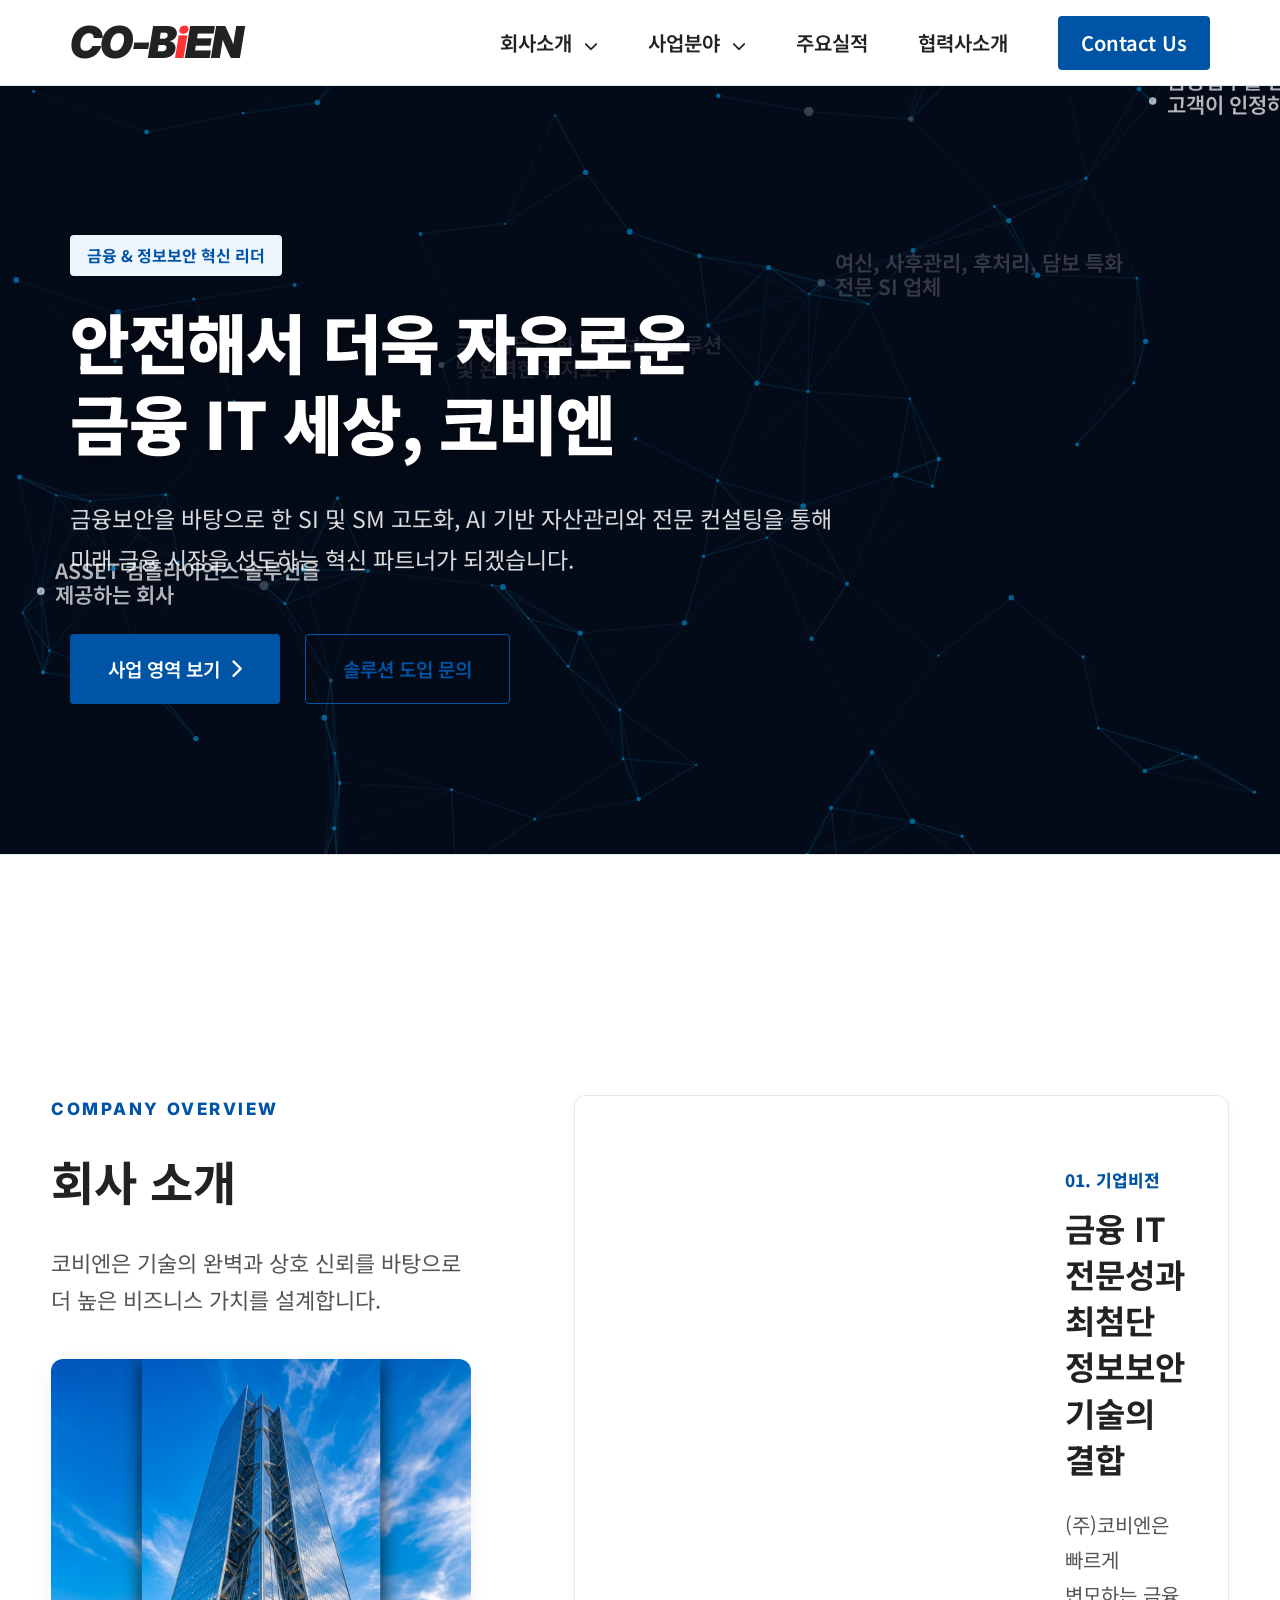
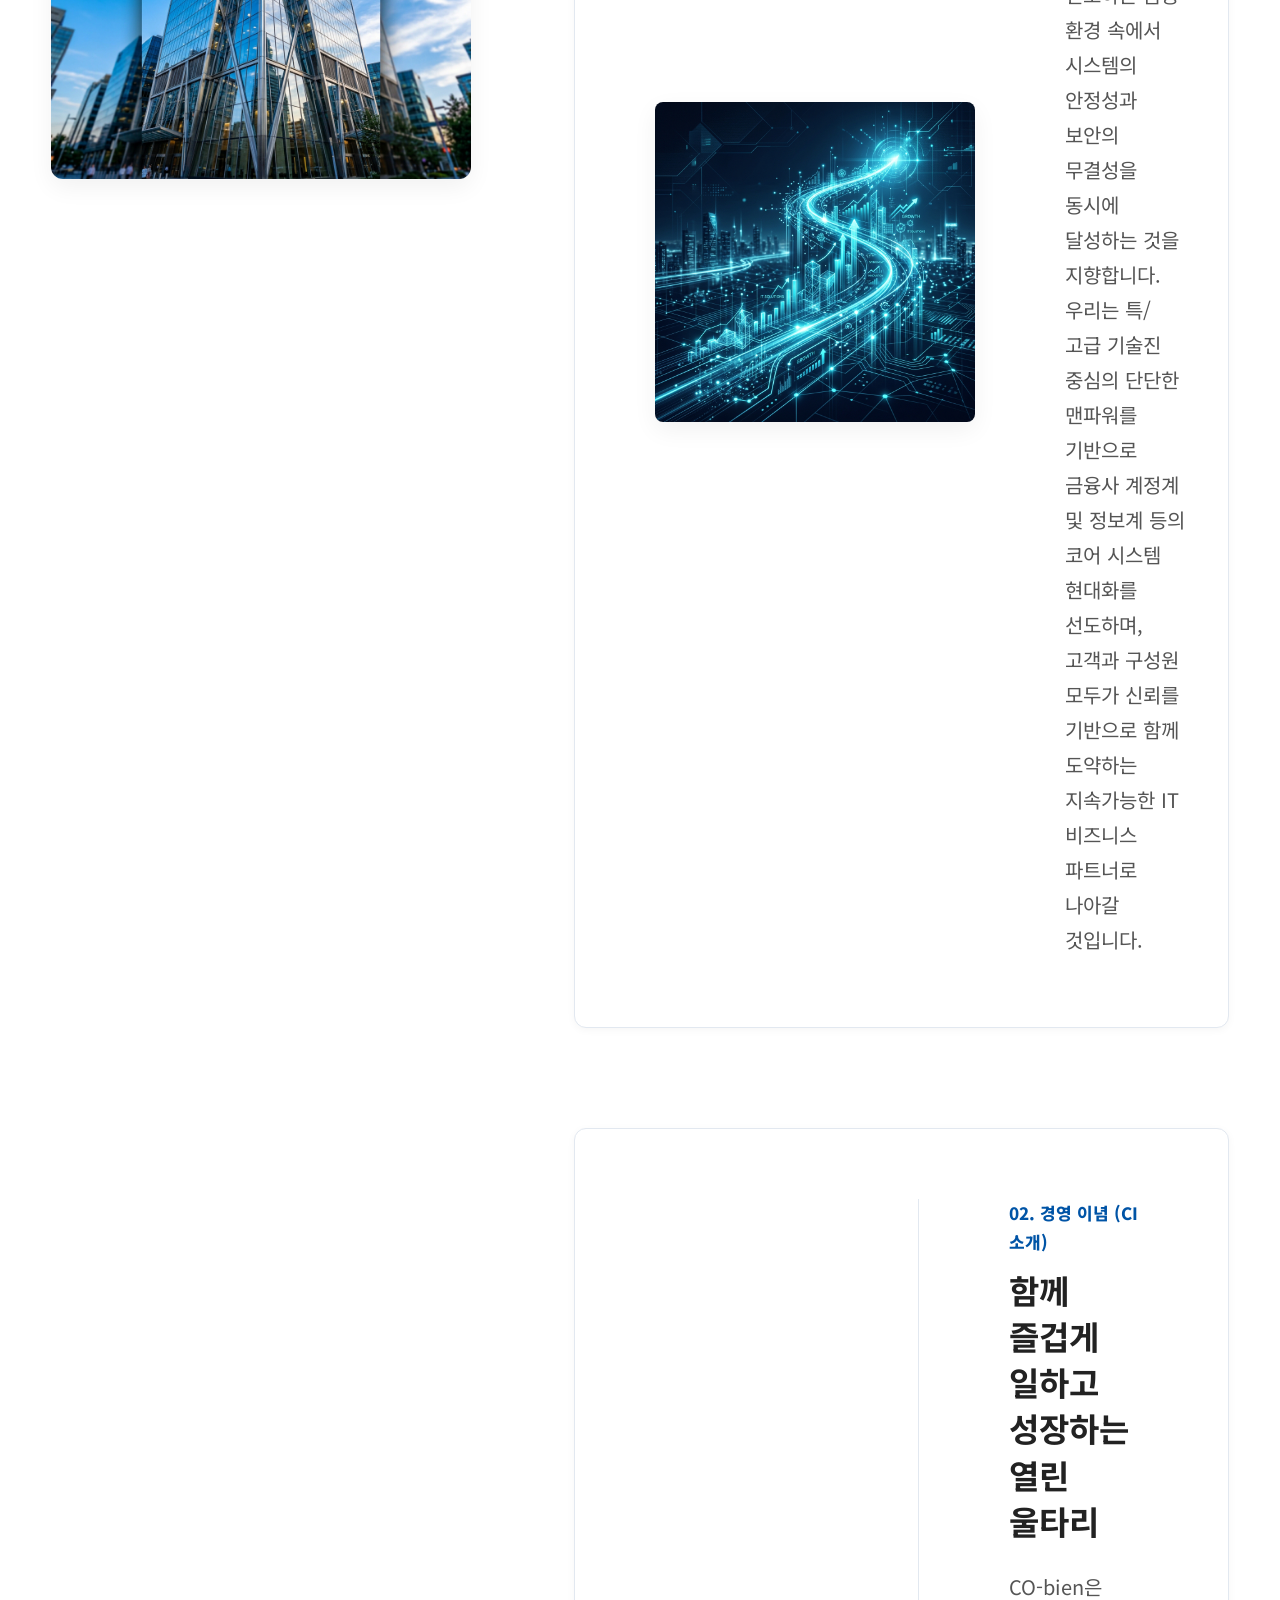
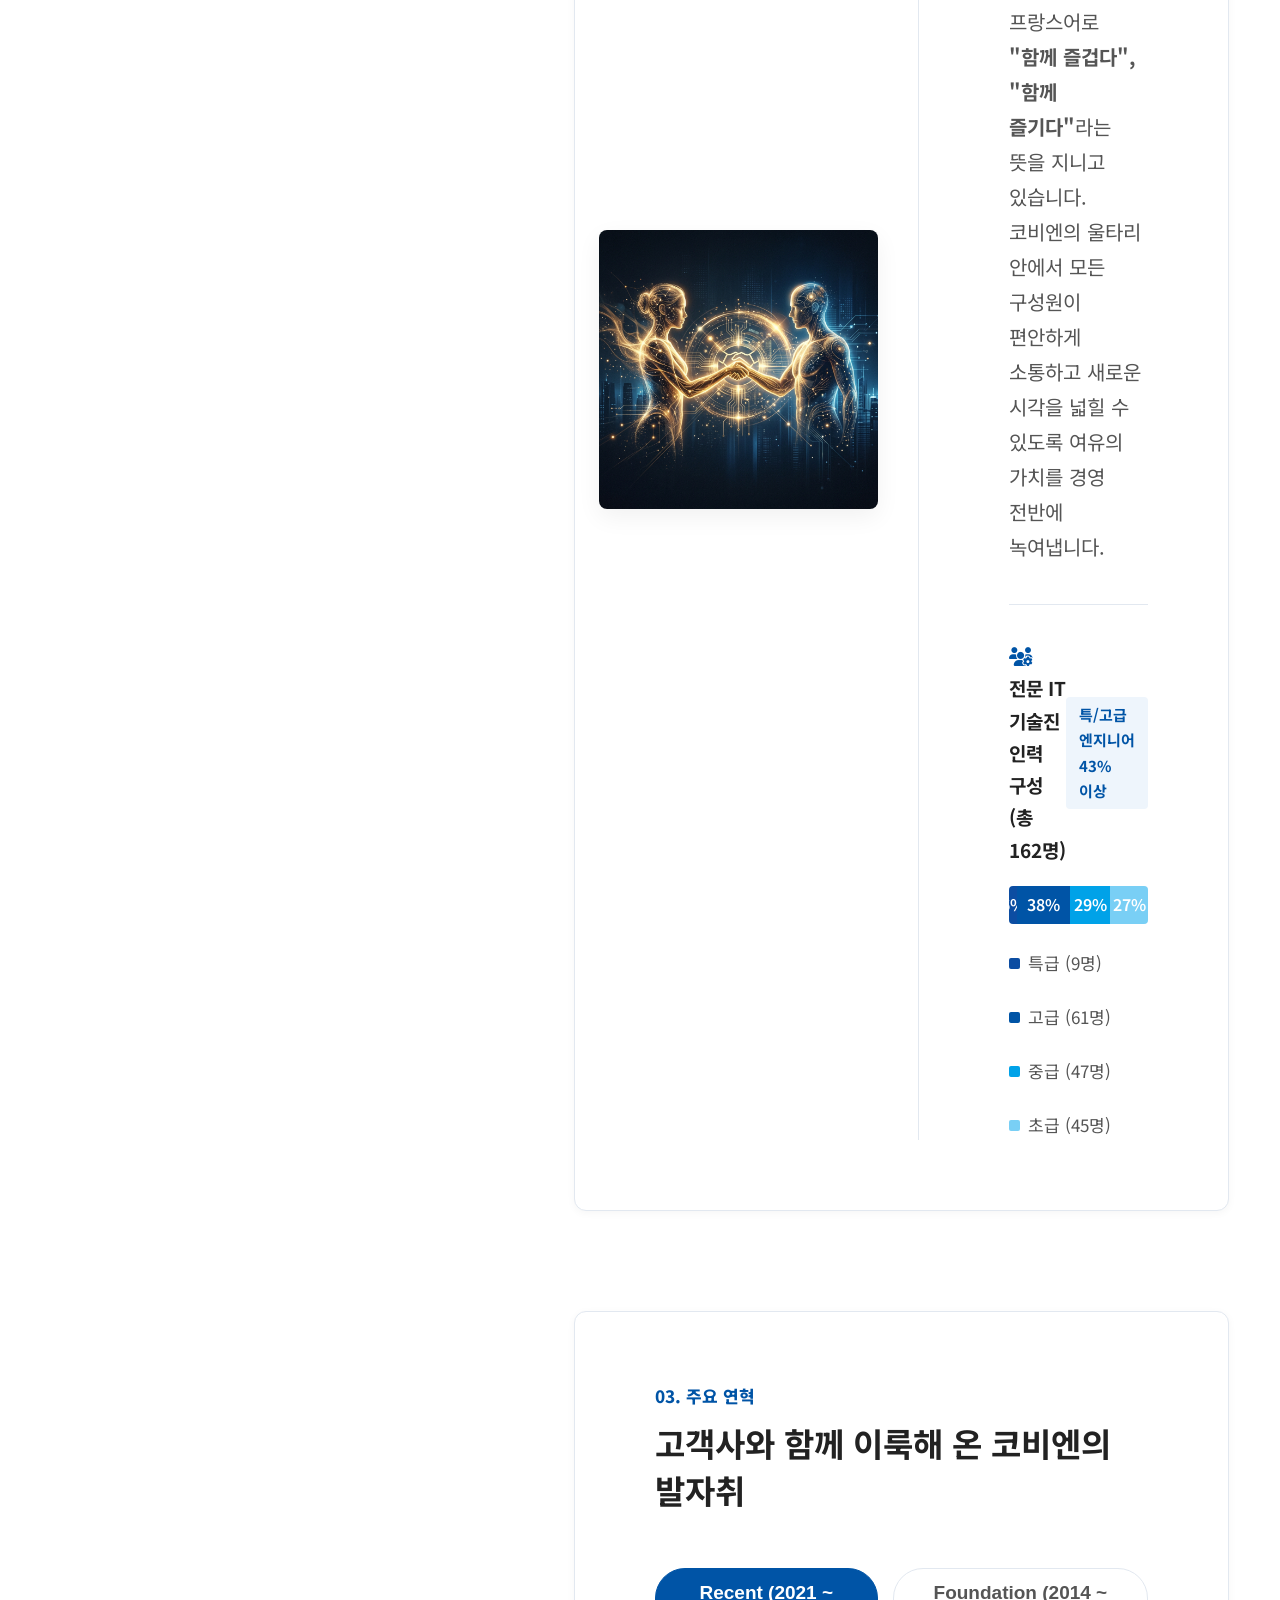
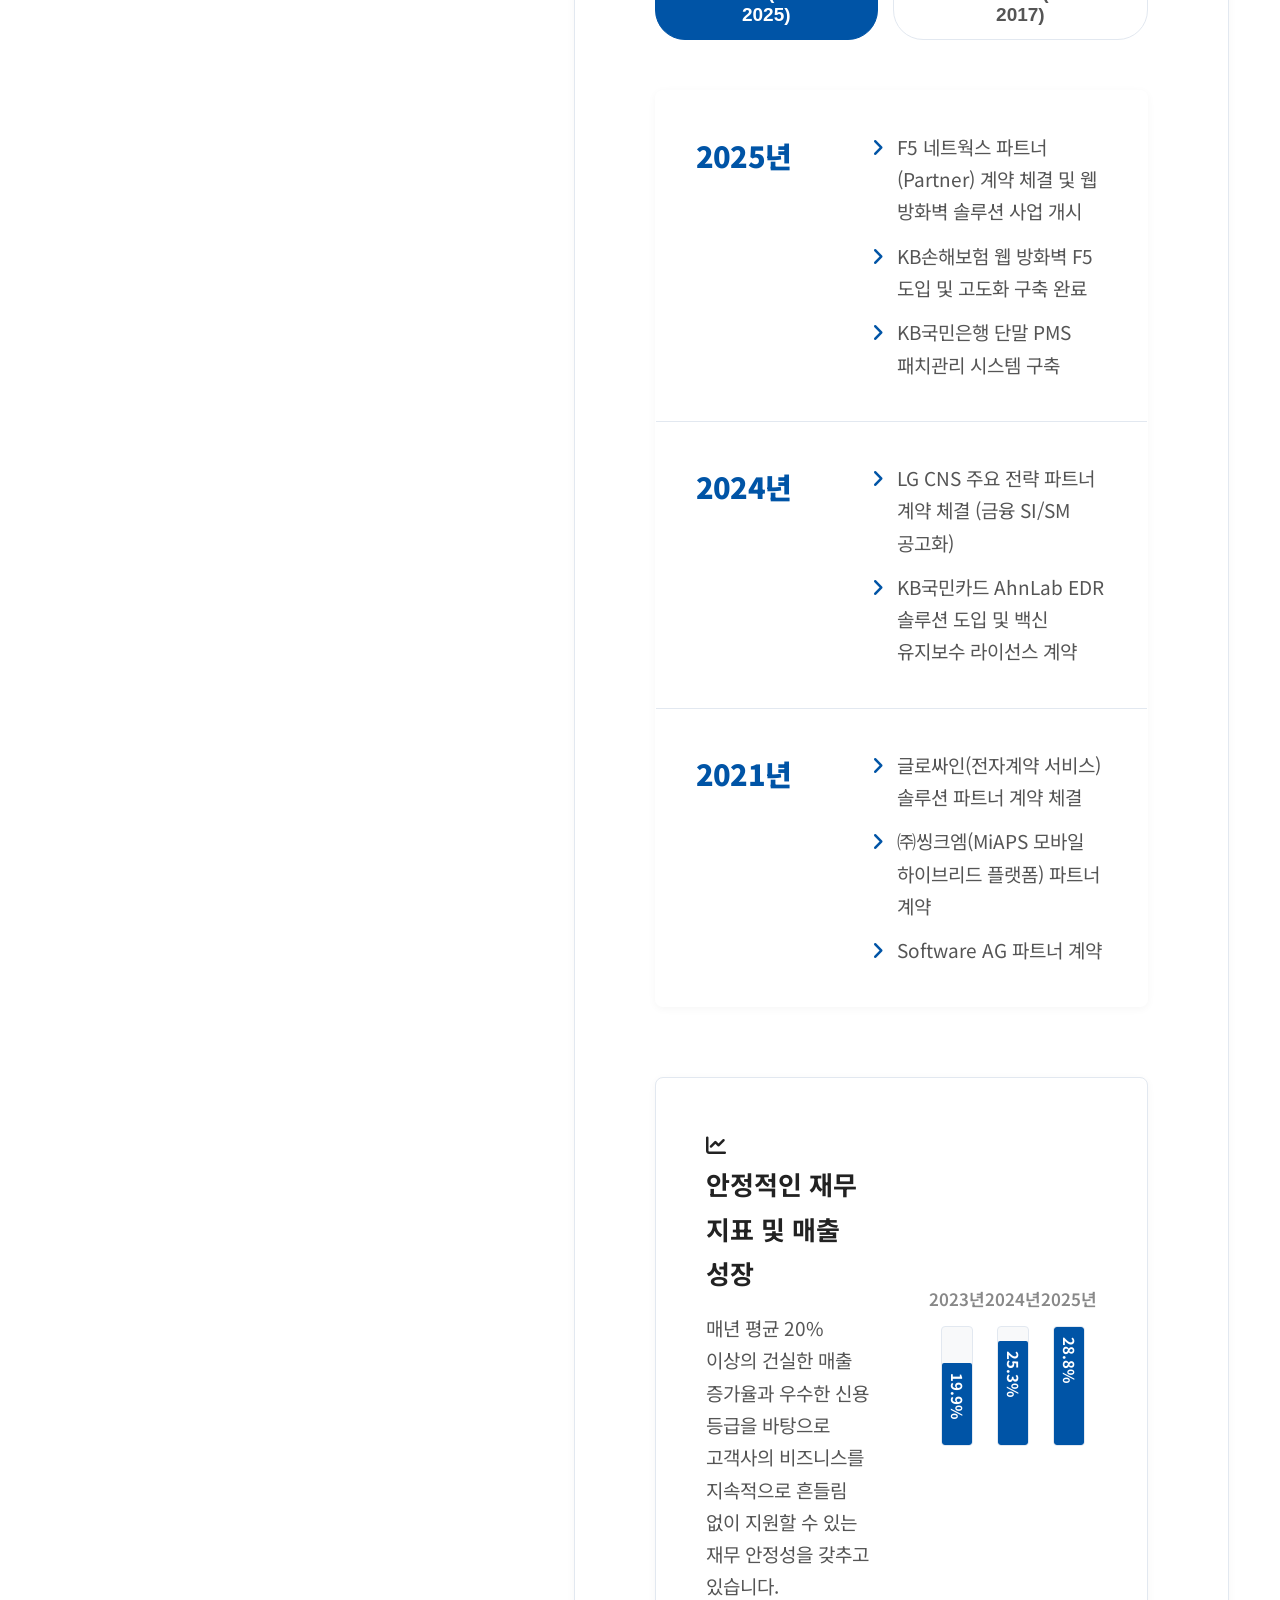
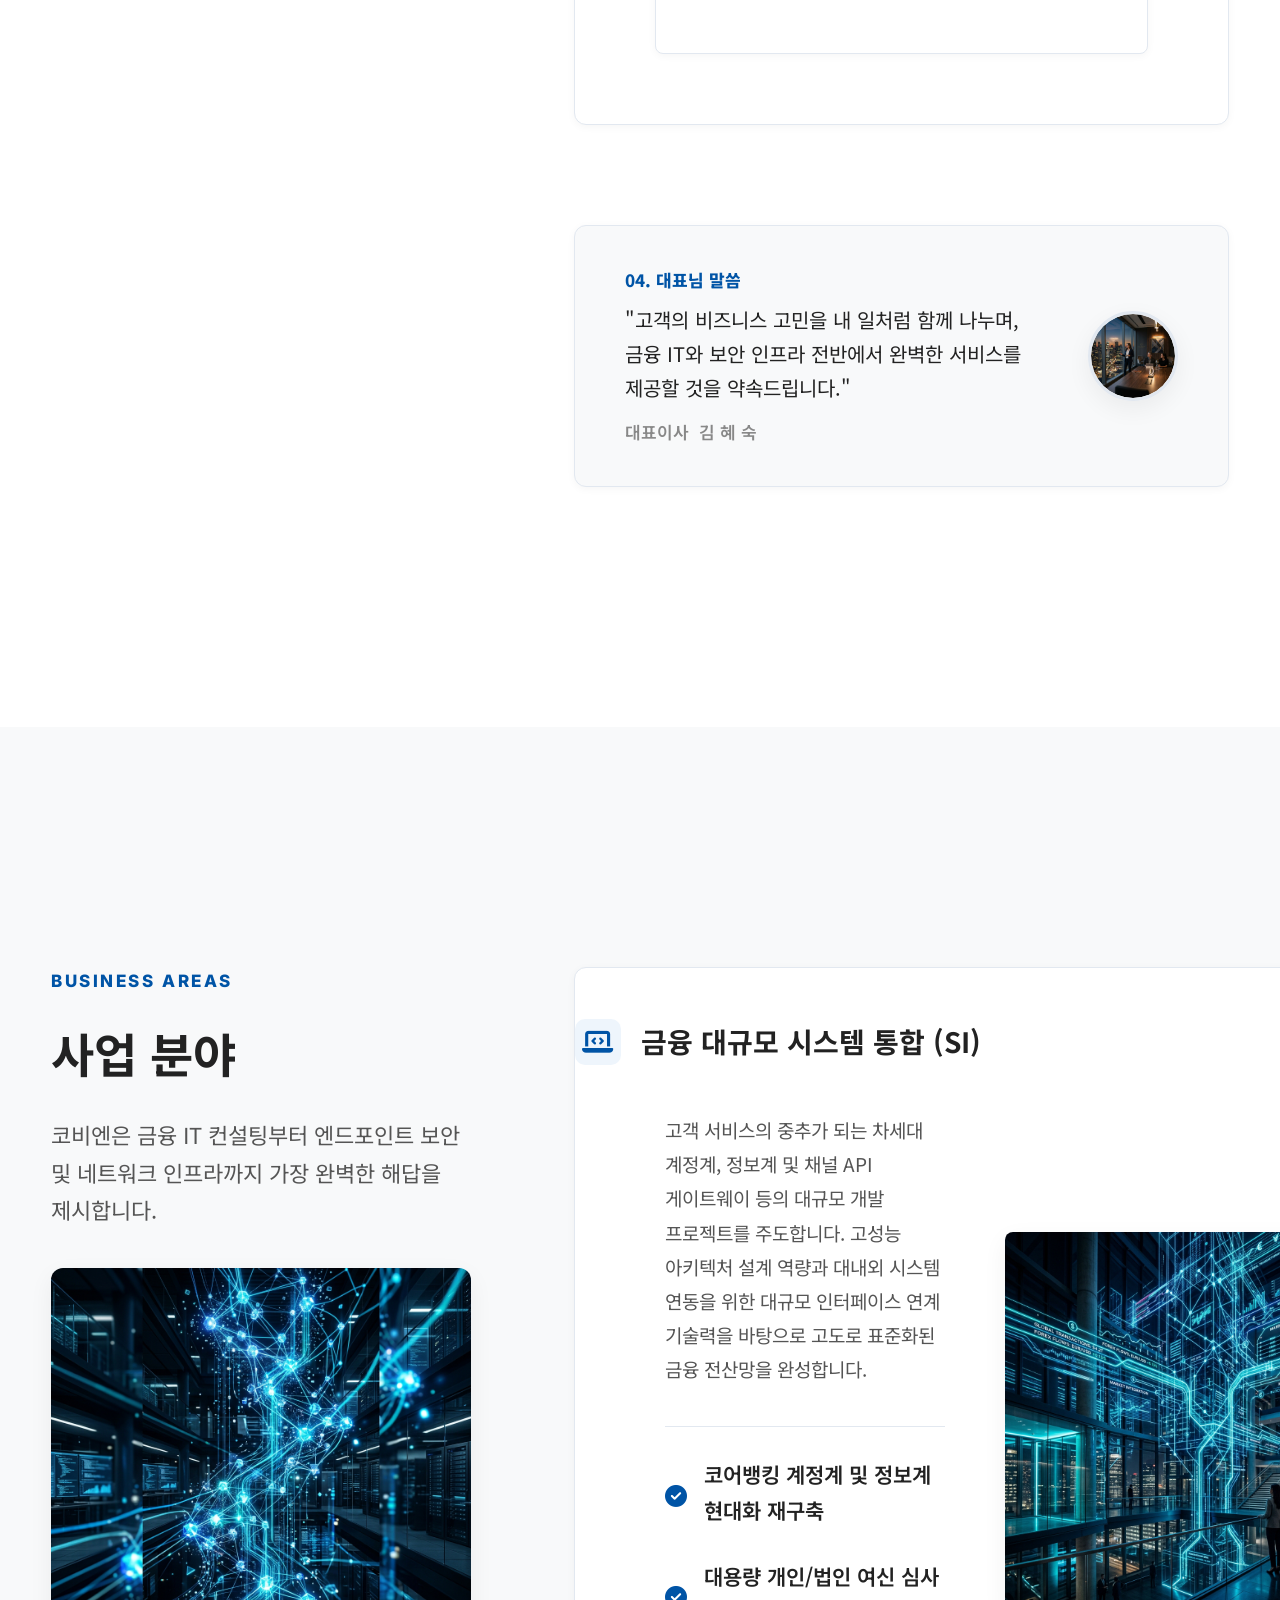
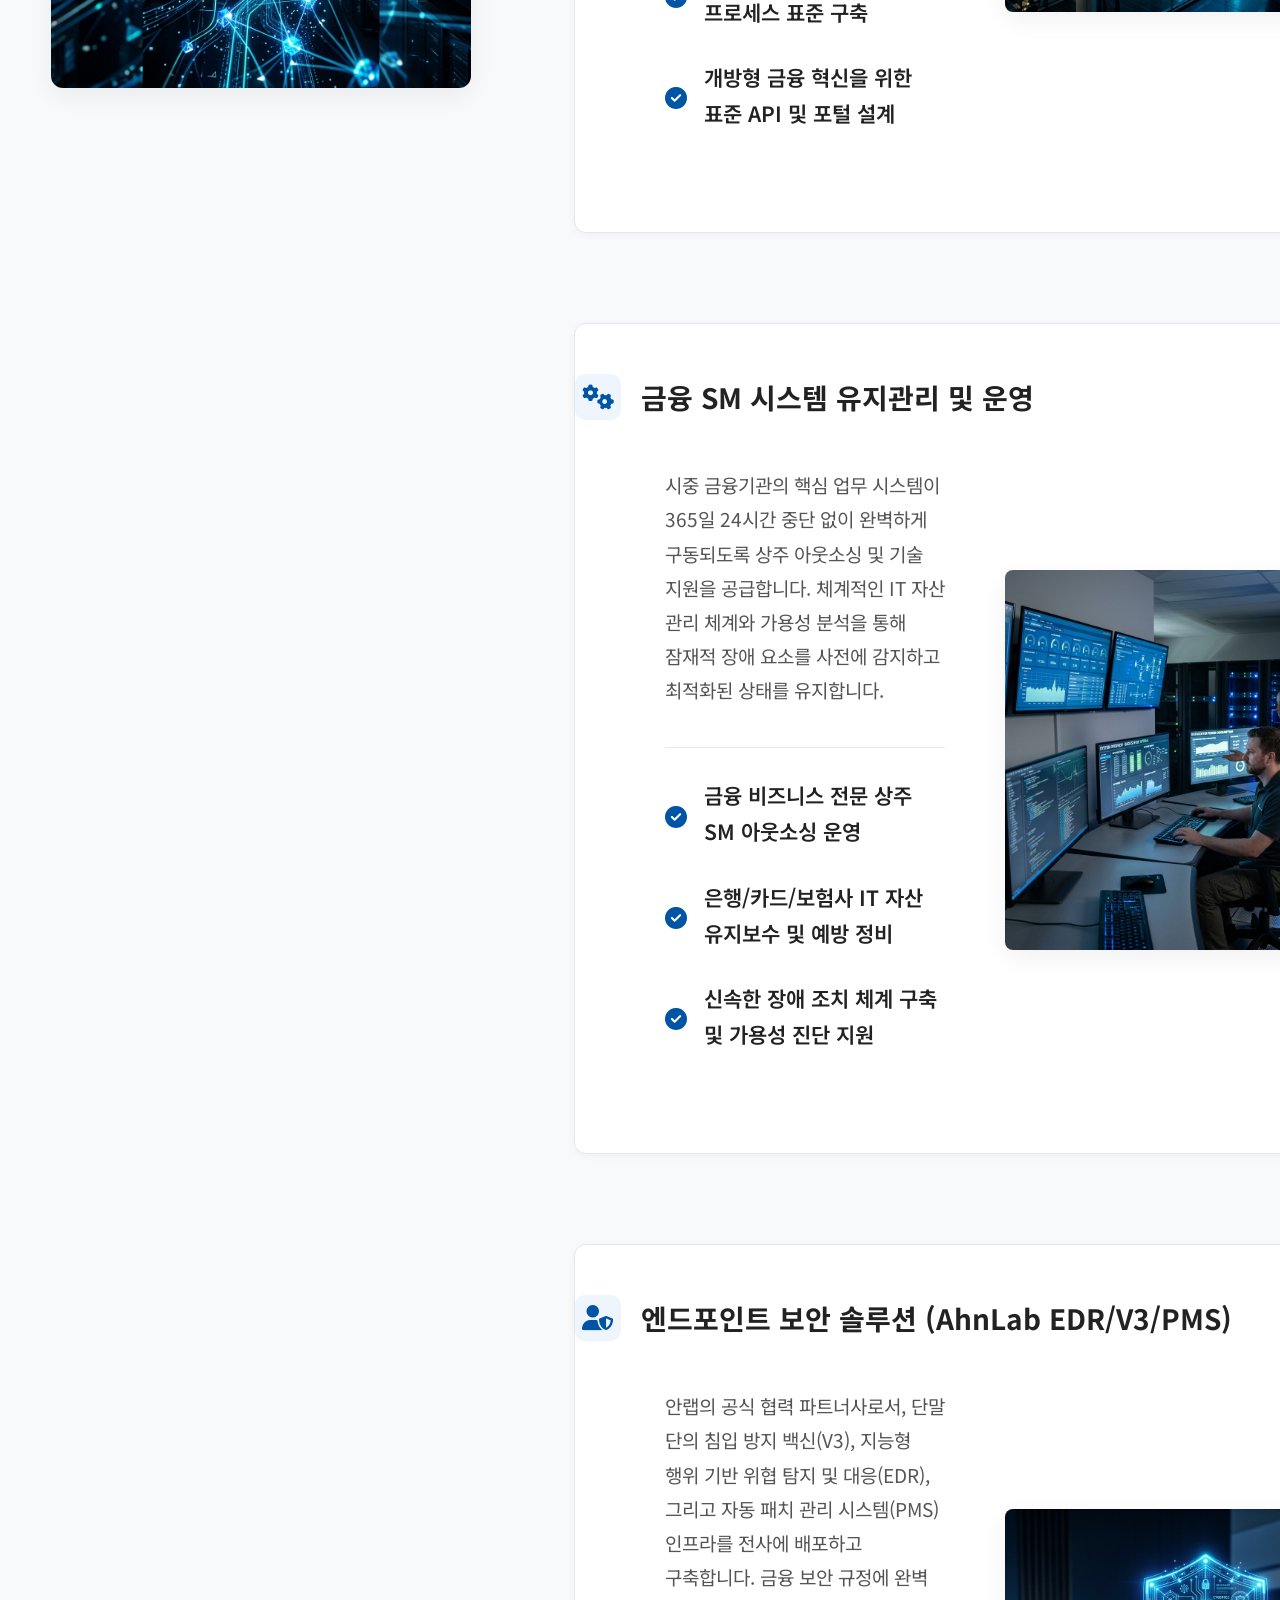
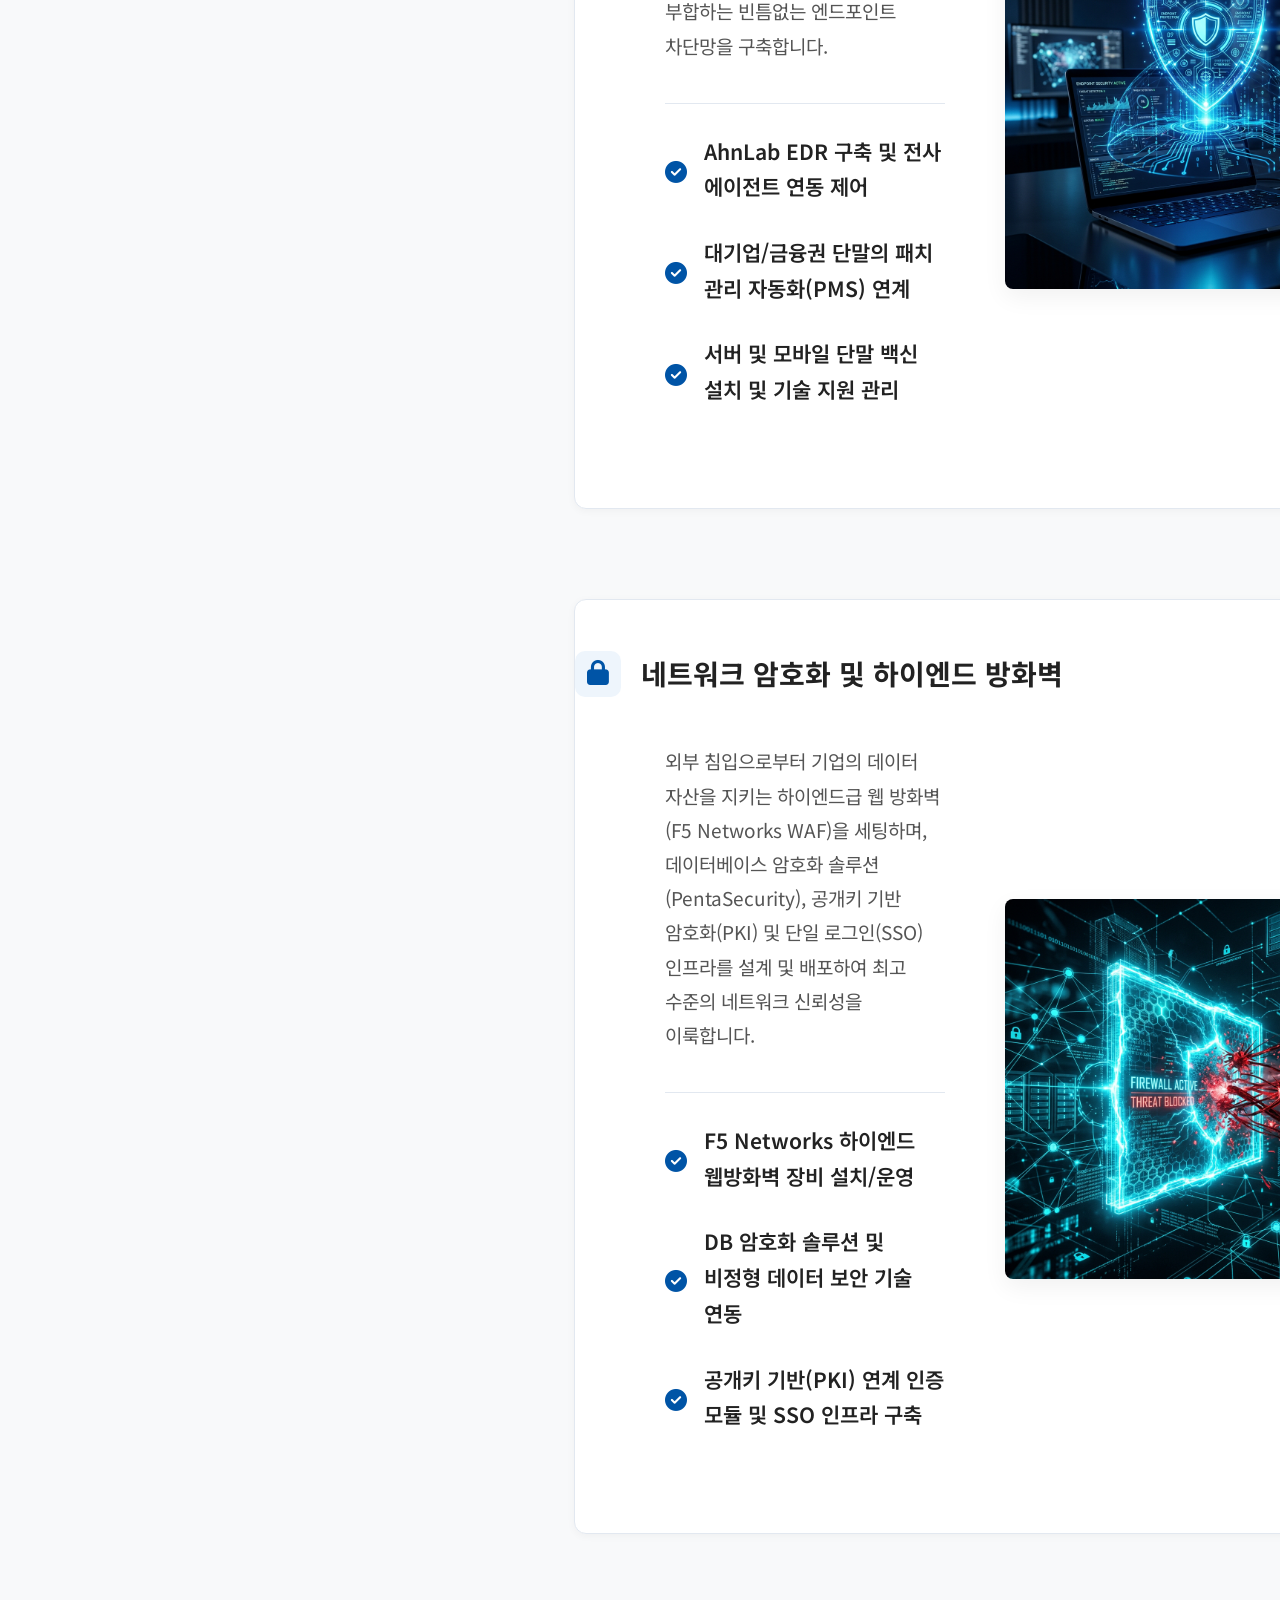
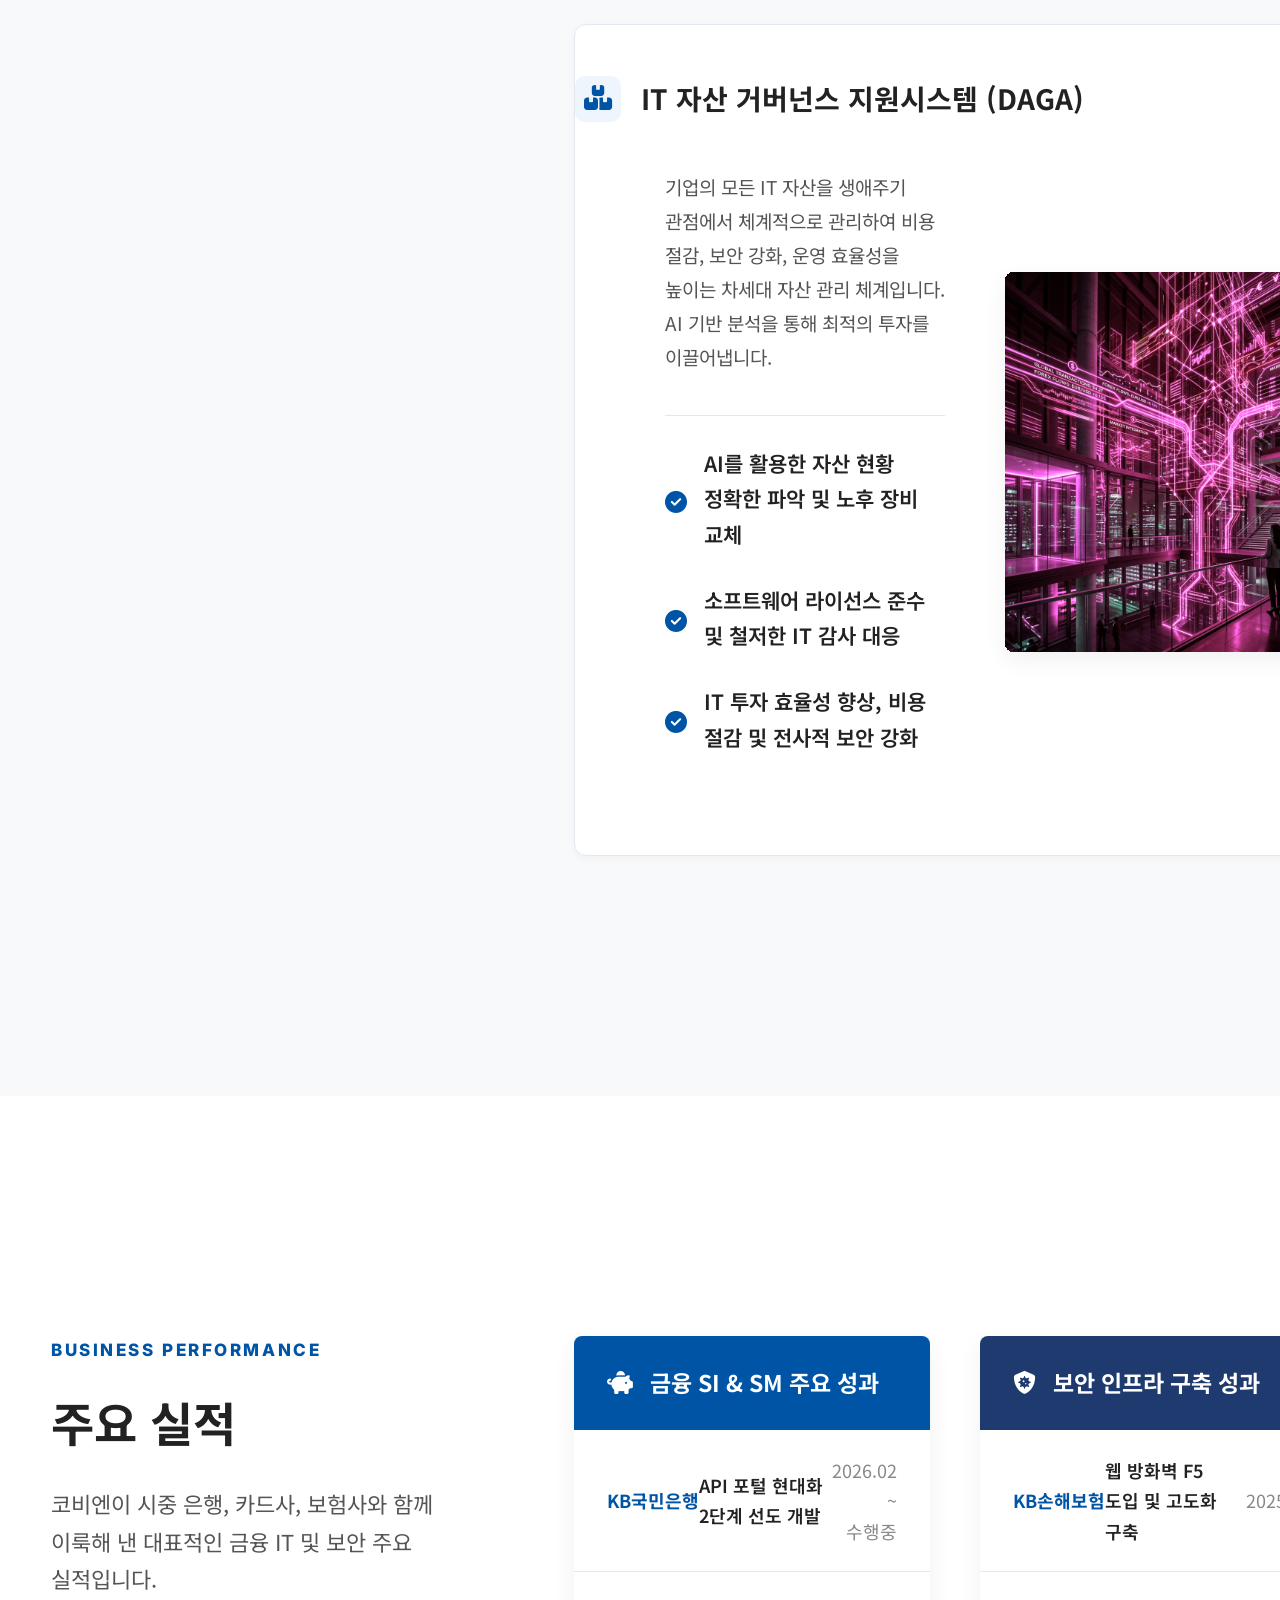
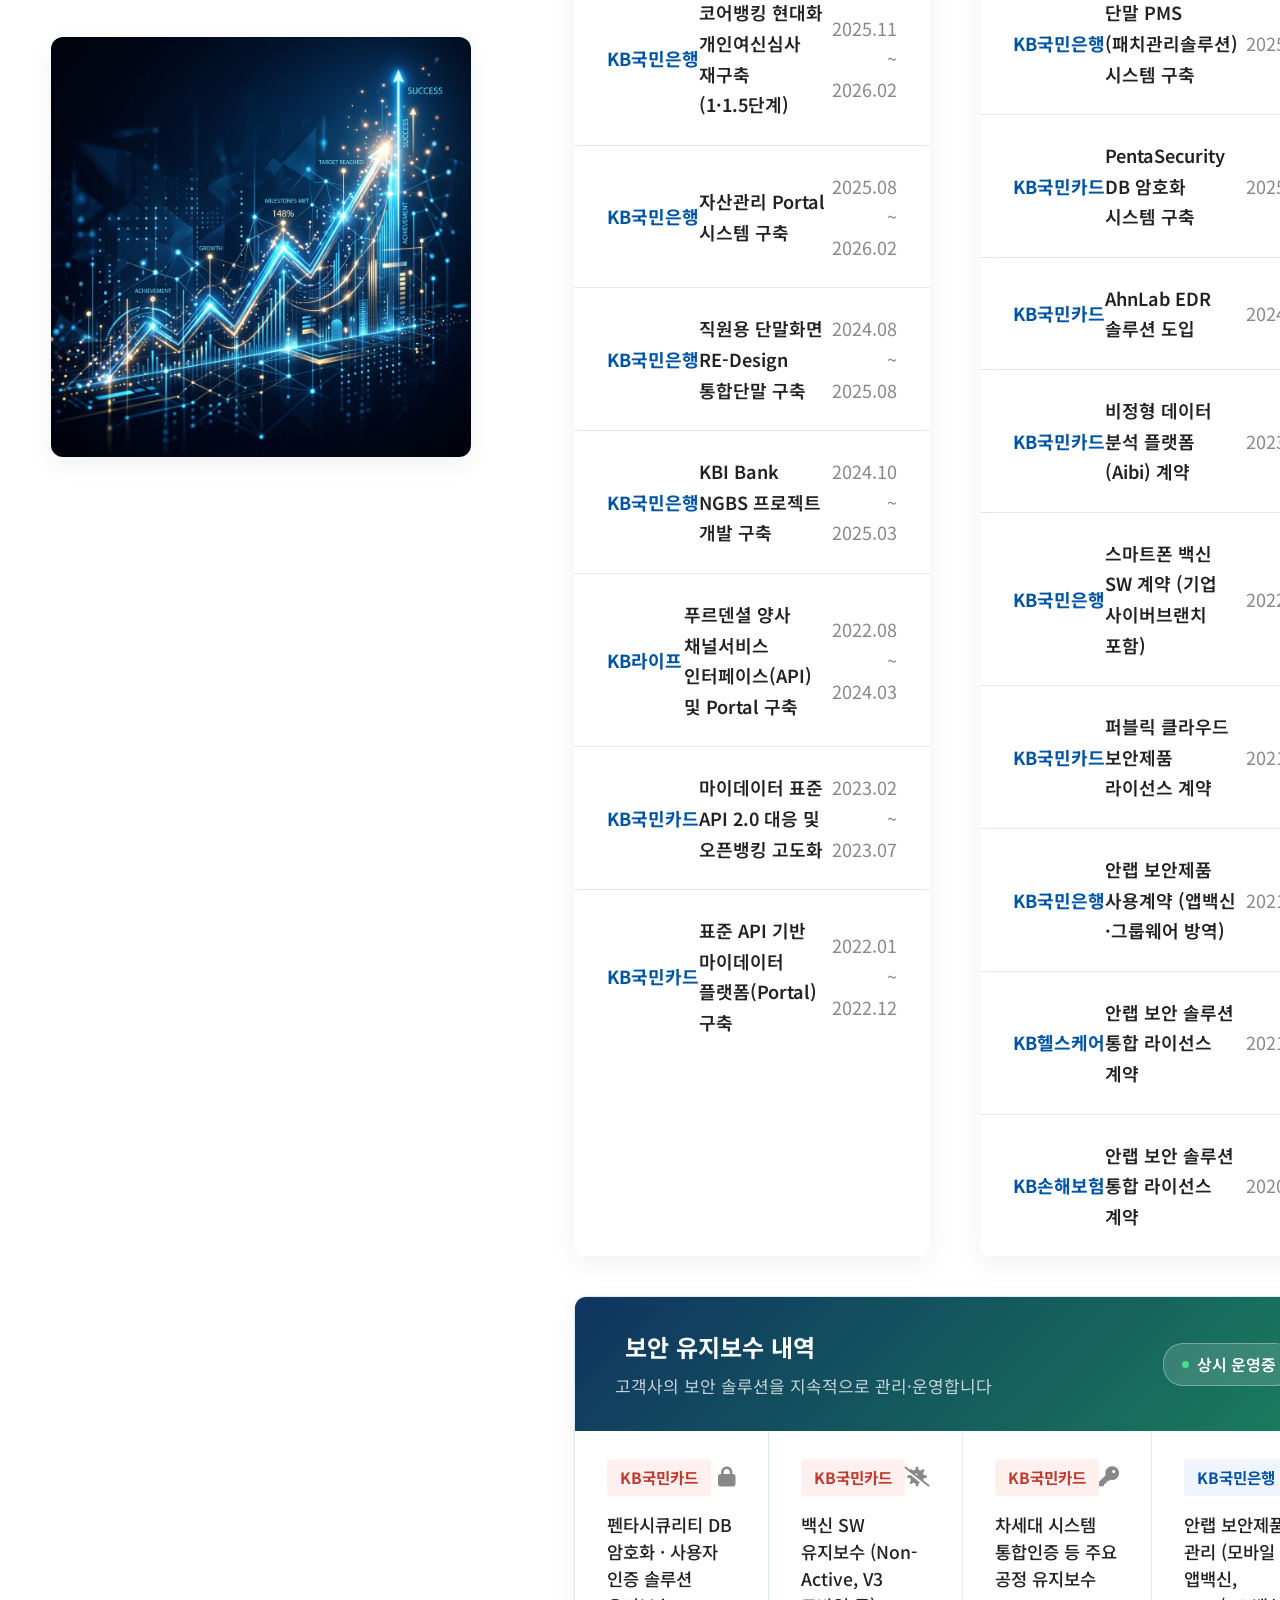
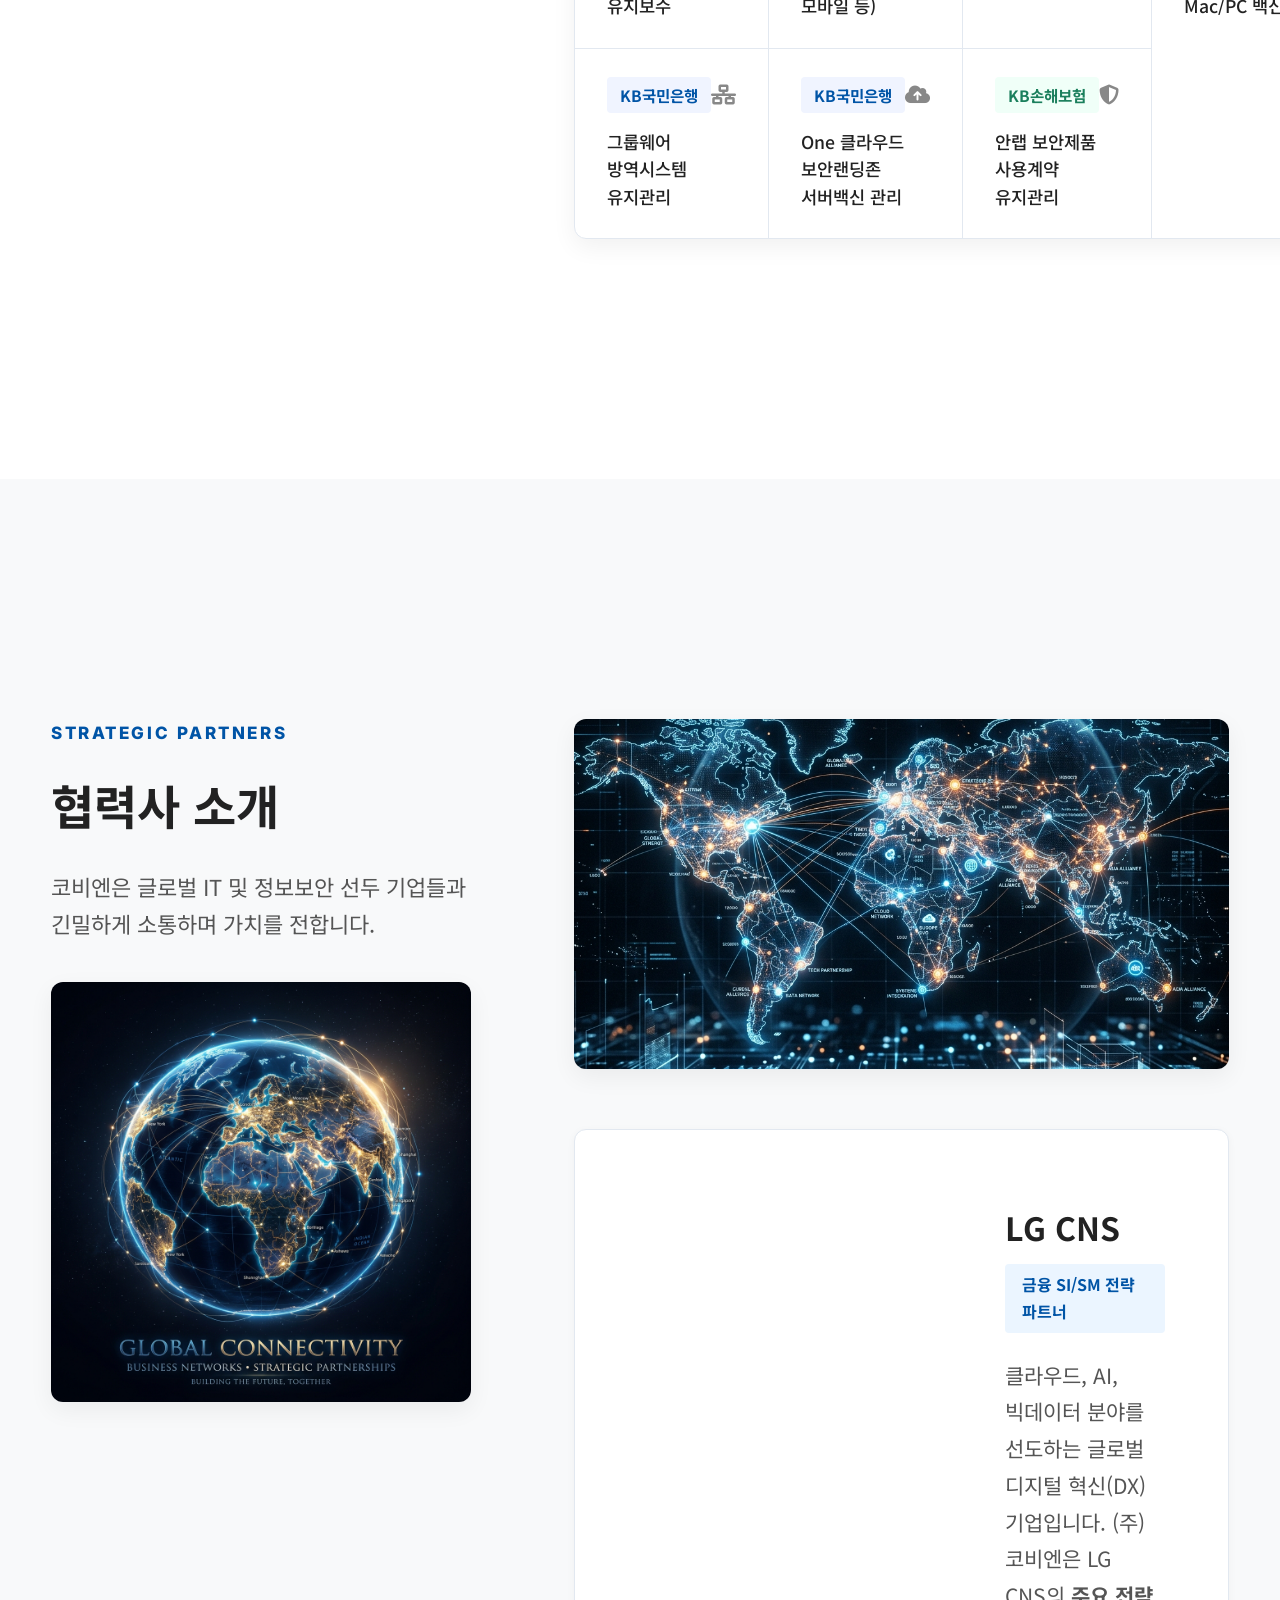
<file: index.html>
<!DOCTYPE html>
<html lang="ko">
<head>
  <meta charset="UTF-8">
  <meta name="viewport" content="width=device-width, initial-scale=1.0">
  <title>코비엔 CO-BIEN | 금융 SI & SM 및 보안 솔루션 전문 기업</title>
  <meta name="description" content="AhnLab Partner (주)코비엔입니다. 금융 SI & SM 구축 및 완벽하게 구현되는 엔드포인트 보안 인프라 서비스를 제공합니다.">
  
  <!-- 구글 폰트 (Noto Sans KR & Inter) -->
  <link rel="preconnect" href="https://fonts.googleapis.com">
  <link rel="preconnect" href="https://fonts.gstatic.com" crossorigin>
  <link href="https://fonts.googleapis.com/css2?family=Inter:wght@300;400;500;600;700;800&family=Noto+Sans+KR:wght@300;400;500;700;900&display=swap" rel="stylesheet">
  
  <!-- 폰트어썸 아이콘 -->
  <link rel="stylesheet" href="https://cdnjs.cloudflare.com/ajax/libs/font-awesome/6.4.0/css/all.min.css">
  
  <!-- 안랩 스타일 전용 스타일시트 -->
  <link rel="stylesheet" href="index.css">
</head>
<body>

  <!-- 헤더 (안랩 스타일: 5대 메뉴 개편 및 상시 화이트 고정) -->
  <header id="main-header" class="ahnlab-header">
    <div class="container header-container">
      <a href="#" class="logo-link">
        <div class="text-logo">
          <span class="text-en">CO-B<span class="dot">i</span>EN</span>
        </div>
      </a>
      <nav class="nav-links">
        <div class="nav-item-dropdown">
          <a href="#about" class="nav-item">회사소개 <i class="fa-solid fa-chevron-down nav-arrow"></i></a>
          <ul class="dropdown-menu">
            <li><a href="#vision">기업비전</a></li>
            <li><a href="#philosophy">기업이념</a></li>
            <li><a href="#history">주요연혁</a></li>
            <li><a href="#ceo">대표님 말씀</a></li>
          </ul>
        </div>
        <div class="nav-item-dropdown">
          <a href="#business" class="nav-item">사업분야 <i class="fa-solid fa-chevron-down nav-arrow"></i></a>
          <ul class="dropdown-menu">
            <li><a href="#biz-si">금융 SI</a></li>
            <li><a href="#biz-sm">금융 SM</a></li>
            <li><a href="#biz-security">엔드포인트 보안</a></li>
            <li><a href="#biz-network">네트워크/방화벽</a></li>
          </ul>
        </div>
        <a href="#projects" class="nav-item">주요실적</a>
        <a href="#partners" class="nav-item">협력사소개</a>
        <a href="#contact" class="nav-item contact-btn">Contact Us</a>
      </nav>
      <button class="mobile-menu-toggle" id="menu-toggle" aria-label="메뉴 열기">
        <i class="fa-solid fa-bars"></i>
      </button>
    </div>
  </header>

  <!-- 모바일 메뉴 -->
  <div class="mobile-nav" id="mobile-nav">
    <a href="#about" class="mobile-nav-item">회사소개</a>
    <a href="#business" class="mobile-nav-item">사업분야</a>
    <a href="#projects" class="mobile-nav-item">주요실적</a>
    <a href="#partners" class="mobile-nav-item">협력사소개</a>
    <a href="#contact" class="mobile-nav-item mobile-contact-btn">Contact Us</a>
  </div>

  <!-- 히어로 섹션 (기존 대문 디자인 및 크기 유지) -->
  <section id="hero" class="ahnlab-hero">
    
    <!-- 비디오 백그라운드 (YouTube) -->
    <div class="video-bg-wrap">
      <!-- 고품질 IT 네트워크 파티클 애니메이션 캔버스 -->
      <canvas id="hero-canvas" class="bg-video"></canvas>
      <div class="video-overlay" style="background: rgba(4, 15, 33, 0.3);"></div>
    </div>

    <div class="container hero-container" style="position: relative; z-index: 2;">
      <div class="hero-content">
        <span class="badge">금융 & 정보보안 혁신 리더</span>
        <h1 class="hero-title">
          안전해서 더욱 자유로운<br>
          <span class="text-primary">금융 IT 세상, 코비엔</span>
        </h1>
        <p class="hero-subtitle">
          금융보안을 바탕으로 한 SI 및 SM 고도화, AI 기반 자산관리와 전문 컨설팅을 통해<br>
          미래 금융 시장을 선도하는 혁신 파트너가 되겠습니다.
        </p>
        <div class="hero-actions">
          <a href="#business" class="btn btn-primary">
            사업 영역 보기 <i class="fa-solid fa-chevron-right"></i>
          </a>
          <a href="#contact" class="btn btn-outline">
            솔루션 도입 문의
          </a>
        </div>
      </div>
    </div>
  </section>



  <!-- 회사 소개 섹션 (순서 변경: 기업비전 ➔ 기업이념 ➔ 주요연혁 ➔ 대표님 말씀, 대형 가로형 박스화) -->
  <section id="about" class="section">
    <div class="container-fluid" style="padding: 0 4vw; max-width: 100%;">
      <div class="split-section-layout">
        
        <!-- 좌측: 타이틀 -->
        <div class="split-section-intro">
          <div class="section-header">
            <span class="section-tag">COMPANY OVERVIEW</span>
            <h2 class="section-title">회사 소개</h2>
            <p class="section-subtitle">코비엔은 기술의 완벽과 상호 신뢰를 바탕으로 더 높은 비즈니스 가치를 설계합니다.</p>
          </div>
          <img src="assets/left_about.png" alt="회사 소개 비주얼" style="width:100%; border-radius:12px; margin-top:2rem; box-shadow:var(--shadow-md); object-fit:cover;">
        </div>

        <!-- 우측: 컨텐츠 -->
        <div class="split-section-content">
          <!-- 회사소개 대형 블록 모음 -->
          <div class="about-blocks">
        
        <!-- 1단계: 기업비전 (Vision) - 대형 풀와이드 블록 -->
        <div class="about-block block-vision" id="vision">
          <div class="block-visual">
            <img src="assets/about_vision.png" alt="기업비전" style="width:100%; border-radius:8px; object-fit:cover; aspect-ratio:1/1; box-shadow:var(--shadow-md);">
          </div>
          <div class="block-content">
            <span class="block-tag">01. 기업비전</span>
            <h3>금융 IT 전문성과 최첨단 정보보안 기술의 결합</h3>
            <p>
              (주)코비엔은 빠르게 변모하는 금융 환경 속에서 시스템의 안정성과 보안의 무결성을 동시에 달성하는 것을 지향합니다. 우리는 특/고급 기술진 중심의 단단한 맨파워를 기반으로 금융사 계정계 및 정보계 등의 코어 시스템 현대화를 선도하며, 고객과 구성원 모두가 신뢰를 기반으로 함께 도약하는 지속가능한 IT 비즈니스 파트너로 나아갈 것입니다.
            </p>
          </div>
        </div>

        <!-- 2단계: 기업이념 (Philosophy) - 대형 풀와이드 블록 + 인력 현황 인포그래픽 -->
        <div class="about-block block-philosophy" id="philosophy">
          <div class="block-content">
            <span class="block-tag">02. 경영 이념 (CI 소개)</span>
            <h3>함께 즐겁게 일하고 성장하는 열린 울타리</h3>
            <p>
              CO-bien은 프랑스어로 <strong>"함께 즐겁다", "함께 즐기다"</strong>라는 뜻을 지니고 있습니다. 코비엔의 울타리 안에서 모든 구성원이 편안하게 소통하고 새로운 시각을 넓힐 수 있도록 여유의 가치를 경영 전반에 녹여냅니다.
            </p>
            
            <!-- 인력 현황 스택 바를 기업이념 하단에 큼직하게 통합 배치 -->
            <div class="manpower-bar-embed">
              <div class="bar-header-ahn">
                <h5><i class="fa-solid fa-users-gear"></i> 전문 IT 기술진 인력 구성 <span class="as-of">(총 162명)</span></h5>
                <span class="badge">특/고급 엔지니어 43% 이상</span>
              </div>
              <div class="progress-stack-bar">
                <div class="bar-segment seg-1" style="width: 6%" title="특급기술자 9명">6%</div>
                <div class="bar-segment seg-2" style="width: 38%" title="고급기술자 61명">38%</div>
                <div class="bar-segment seg-3" style="width: 29%" title="중급기술자 47명">29%</div>
                <div class="bar-segment seg-4" style="width: 27%" title="초급기술자 45명">27%</div>
              </div>
              <div class="legend-list">
                <div class="legend-item"><span class="legend-color seg-1"></span> 특급 (9명)</div>
                <div class="legend-item"><span class="legend-color seg-2"></span> 고급 (61명)</div>
                <div class="legend-item"><span class="legend-color seg-3"></span> 중급 (47명)</div>
                <div class="legend-item"><span class="legend-color seg-4"></span> 초급 (45명)</div>
              </div>
            </div>
          </div>
          <div class="block-visual ci-logo-wrap">
            <img src="assets/about_philosophy.png" alt="경영 이념" style="width:100%; border-radius:8px; object-fit:cover; aspect-ratio:1/1; box-shadow:var(--shadow-md);">
          </div>
        </div>

        <!-- 3단계: 주요연혁 (History) - 대형 풀와이드 탭 방식 테이블 블록 -->
        <div class="about-block block-history" id="history">
          <div class="block-content" style="width: 100%; max-width: 100%;">
            <span class="block-tag">03. 주요 연혁</span>
            <h3>고객사와 함께 이룩해 온 코비엔의 발자취</h3>
            
            <!-- 연혁 탭 선택 메뉴 -->
            <div class="history-tab-menu">
              <button class="history-tab-btn active" data-history-range="recent">Recent (2021 ~ 2025)</button>
              <button class="history-tab-btn" data-history-range="older">Foundation (2014 ~ 2017)</button>
            </div>

            <!-- 연혁 콘텐츠 패널 -->
            <div class="history-tab-container">
              <!-- 최근 연혁 -->
              <div class="history-pane active" id="history-recent">
                <table class="history-table">
                  <tbody>
                    <tr>
                      <td class="year">2025년</td>
                      <td class="contents">
                        <ul>
                          <li>F5 네트웍스 파트너(Partner) 계약 체결 및 웹 방화벽 솔루션 사업 개시</li>
                          <li>KB손해보험 웹 방화벽 F5 도입 및 고도화 구축 완료</li>
                          <li>KB국민은행 단말 PMS 패치관리 시스템 구축</li>
                        </ul>
                      </td>
                    </tr>
                    <tr>
                      <td class="year">2024년</td>
                      <td class="contents">
                        <ul>
                          <li>LG CNS 주요 전략 파트너 계약 체결 (금융 SI/SM 공고화)</li>
                          <li>KB국민카드 AhnLab EDR 솔루션 도입 및 백신 유지보수 라이선스 계약</li>
                        </ul>
                      </td>
                    </tr>
                    <tr>
                      <td class="year">2021년</td>
                      <td class="contents">
                        <ul>
                          <li>글로싸인(전자계약 서비스) 솔루션 파트너 계약 체결</li>
                          <li>㈜씽크엠(MiAPS 모바일 하이브리드 플랫폼) 파트너 계약</li>
                          <li>Software AG 파트너 계약</li>
                        </ul>
                      </td>
                    </tr>
                  </tbody>
                </table>
              </div>

              <!-- 과거 연혁 -->
              <div class="history-pane" id="history-older">
                <table class="history-table">
                  <tbody>
                    <tr>
                      <td class="year">2017년</td>
                      <td class="contents">
                        <ul>
                          <li>LG CNS㈜ 협력업체(SI/SM) 공식 계약 체결</li>
                        </ul>
                      </td>
                    </tr>
                    <tr>
                      <td class="year">2016년</td>
                      <td class="contents">
                        <ul>
                          <li>안랩㈜ 공식 파트너업체(Partner Agreement) 계약</li>
                          <li>라온시큐어㈜ 파트너 계약 체결</li>
                          <li>Cisco Partner 파트너 계약 체결</li>
                        </ul>
                      </td>
                    </tr>
                    <tr>
                      <td class="year">2015년</td>
                      <td class="contents">
                        <ul>
                          <li>코비엔 기업부설 기술연구소 설립 및 국가공인 인증 획득</li>
                          <li>SK C&C 공식 협력업체 계약 체결</li>
                        </ul>
                      </td>
                    </tr>
                    <tr>
                      <td class="year">2014년</td>
                      <td class="contents">
                        <ul>
                          <li>(주)코비엔 법인 설립</li>
                          <li>펜타시큐리티시스템㈜ Specialized Partner 계약 체결</li>
                        </ul>
                      </td>
                    </tr>
                  </tbody>
                </table>
              </div>
            </div>

            <!-- 재무 성장 현황 지표 통합 -->
            <div class="financial-card-box">
              <div class="fin-text">
                <i class="fa-solid fa-chart-line text-primary"></i>
                <h4>안정적인 재무 지표 및 매출 성장</h4>
                <p>매년 평균 20% 이상의 건실한 매출 증가율과 우수한 신용 등급을 바탕으로 고객사의 비즈니스를 지속적으로 흔들림 없이 지원할 수 있는 재무 안정성을 갖추고 있습니다.</p>
              </div>
              <div class="fin-chart-grid">
                <div class="fin-bar-item">
                  <span class="label">2023년</span>
                  <div class="bar-track"><div class="bar-fill" style="height: 69%;"><span>19.9%</span></div></div>
                </div>
                <div class="fin-bar-item">
                  <span class="label">2024년</span>
                  <div class="bar-track"><div class="bar-fill" style="height: 88%;"><span>25.3%</span></div></div>
                </div>
                <div class="fin-bar-item">
                  <span class="label">2025년</span>
                  <div class="bar-track"><div class="bar-fill" style="height: 100%;"><span>28.8%</span></div></div>
                </div>
              </div>
            </div>

          </div>
        </div>

        <!-- 4단계: 대표님 말씀 (CEO Message) - 컴팩트 가로 카드 -->
        <div class="about-block block-ceo" id="ceo" style="display:flex; align-items:center; gap:2.5rem; background:var(--bg-light); border:1px solid var(--border-color); border-radius:12px; padding:2rem 2.5rem; box-shadow:var(--shadow-sm);">
          <!-- 대표 사진 (소형) -->
          <div style="flex-shrink:0; width:90px; height:90px; border-radius:50%; overflow:hidden; border:3px solid var(--border-color); box-shadow:var(--shadow-md);">
            <img src="assets/about_ceo.png" alt="대표이사" style="width:100%; height:100%; object-fit:cover; border-radius:50%;">
          </div>
          <!-- 텍스트 -->
          <div style="flex:1; min-width:0;">
            <span class="block-tag" style="display:block; margin-bottom:0.4rem;">04. 대표님 말씀</span>
            <p style="font-size:1rem; color:var(--text-dark); line-height:1.7; margin:0 0 0.6rem;">
              "고객의 비즈니스 고민을 내 일처럼 함께 나누며, 금융 IT와 보안 인프라 전반에서 완벽한 서비스를 제공할 것을 약속드립니다."
            </p>
            <p style="font-size:0.85rem; color:var(--text-muted); margin:0; font-weight:600;">대표이사 &nbsp;김 혜 숙</p>
          </div>
        </div>
          </div>
        </div>
      </div>
    </div>
  </section>

  <!-- 사업 분야 섹션 (4대 핵심 사업 분야를 큼직한 가로 배치 대형 쇼케이스 박스로 리디자인) -->
  <section id="business" class="section alt-bg">
    <div class="container-fluid" style="padding: 0 4vw; max-width: 100%;">
      <div class="split-section-layout">
        
        <div class="split-section-intro">
          <div class="section-header">
            <span class="section-tag">BUSINESS AREAS</span>
            <h2 class="section-title">사업 분야</h2>
            <p class="section-subtitle">코비엔은 금융 IT 컨설팅부터 엔드포인트 보안 및 네트워크 인프라까지 가장 완벽한 해답을 제시합니다.</p>
          </div>
          <img src="assets/left_business.png" alt="사업 분야 비주얼" style="width:100%; border-radius:12px; margin-top:2rem; box-shadow:var(--shadow-md); object-fit:cover;">
        </div>

        <div class="split-section-content">
          <!-- 대형 가로형 사업분야 리스트 -->
          <div class="business-large-list">
        
        <!-- 1. 금융 대규모 SI 사업 -->
        <div class="biz-large-block" id="biz-si">
          <div class="biz-info">
            <div class="head">
              <i class="fa-solid fa-laptop-code"></i>
              <h3>금융 대규모 시스템 통합 (SI)</h3>
            </div>
            <div class="biz-content">
              <div class="biz-accordion-layout">
                <div class="biz-accordion-text">
                  <p class="desc">
                    고객 서비스의 중추가 되는 차세대 계정계, 정보계 및 채널 API 게이트웨이 등의 대규모 개발 프로젝트를 주도합니다. 고성능 아키텍처 설계 역량과 대내외 시스템 연동을 위한 대규모 인터페이스 연계 기술력을 바탕으로 고도로 표준화된 금융 전산망을 완성합니다.
                  </p>
                  <div class="key-points-grid">
                    <div class="point"><i class="fa-solid fa-circle-check"></i> 코어뱅킹 계정계 및 정보계 현대화 재구축</div>
                    <div class="point"><i class="fa-solid fa-circle-check"></i> 대용량 개인/법인 여신 심사 프로세스 표준 구축</div>
                    <div class="point"><i class="fa-solid fa-circle-check"></i> 개방형 금융 혁신을 위한 표준 API 및 포털 설계</div>
                  </div>
                </div>
                <div class="biz-accordion-image">
                  <img src="assets/biz_finance_si.png" alt="금융 대규모 SI 사업">
                </div>
              </div>
            </div>
          </div>
        </div>

        <!-- 2. 금융 SM 사업관리 -->
        <div class="biz-large-block" id="biz-sm">
          <div class="biz-info">
            <div class="head">
              <i class="fa-solid fa-gears"></i>
              <h3>금융 SM 시스템 유지관리 및 운영</h3>
            </div>
            <div class="biz-content">
              <div class="biz-accordion-layout">
                <div class="biz-accordion-text">
                  <p class="desc">
                    시중 금융기관의 핵심 업무 시스템이 365일 24시간 중단 없이 완벽하게 구동되도록 상주 아웃소싱 및 기술 지원을 공급합니다. 체계적인 IT 자산 관리 체계와 가용성 분석을 통해 잠재적 장애 요소를 사전에 감지하고 최적화된 상태를 유지합니다.
                  </p>
                  <div class="key-points-grid">
                    <div class="point"><i class="fa-solid fa-circle-check"></i> 금융 비즈니스 전문 상주 SM 아웃소싱 운영</div>
                    <div class="point"><i class="fa-solid fa-circle-check"></i> 은행/카드/보험사 IT 자산 유지보수 및 예방 정비</div>
                    <div class="point"><i class="fa-solid fa-circle-check"></i> 신속한 장애 조치 체계 구축 및 가용성 진단 지원</div>
                  </div>
                </div>
                <div class="biz-accordion-image">
                  <img src="assets/biz_finance_sm.png" alt="금융 SM 사업관리">
                </div>
              </div>
            </div>
          </div>
        </div>

        <!-- 3. 엔드포인트 보안 구축 -->
        <div class="biz-large-block" id="biz-security">
          <div class="biz-info">
            <div class="head">
              <i class="fa-solid fa-user-shield"></i>
              <h3>엔드포인트 보안 솔루션 (AhnLab EDR/V3/PMS)</h3>
            </div>
            <div class="biz-content">
              <div class="biz-accordion-layout">
                <div class="biz-accordion-text">
                  <p class="desc">
                    안랩의 공식 협력 파트너사로서, 단말 단의 침입 방지 백신(V3), 지능형 행위 기반 위협 탐지 및 대응(EDR), 그리고 자동 패치 관리 시스템(PMS) 인프라를 전사에 배포하고 구축합니다. 금융 보안 규정에 완벽 부합하는 빈틈없는 엔드포인트 차단망을 구축합니다.
                  </p>
                  <div class="key-points-grid">
                    <div class="point"><i class="fa-solid fa-circle-check"></i> AhnLab EDR 구축 및 전사 에이전트 연동 제어</div>
                    <div class="point"><i class="fa-solid fa-circle-check"></i> 대기업/금융권 단말의 패치 관리 자동화(PMS) 연계</div>
                    <div class="point"><i class="fa-solid fa-circle-check"></i> 서버 및 모바일 단말 백신 설치 및 기술 지원 관리</div>
                  </div>
                </div>
                <div class="biz-accordion-image">
                  <img src="assets/biz_endpoint_security.png" alt="엔드포인트 보안 솔루션">
                </div>
              </div>
            </div>
          </div>
        </div>

        <!-- 4. 네트워크 & 방화벽 구축 -->
        <div class="biz-large-block" id="biz-network">
          <div class="biz-info">
            <div class="head">
              <i class="fa-solid fa-lock"></i>
              <h3>네트워크 암호화 및 하이엔드 방화벽</h3>
            </div>
            <div class="biz-content">
              <div class="biz-accordion-layout">
                <div class="biz-accordion-text">
                  <p class="desc">
                    외부 침입으로부터 기업의 데이터 자산을 지키는 하이엔드급 웹 방화벽(F5 Networks WAF)을 세팅하며, 데이터베이스 암호화 솔루션(PentaSecurity), 공개키 기반 암호화(PKI) 및 단일 로그인(SSO) 인프라를 설계 및 배포하여 최고 수준의 네트워크 신뢰성을 이룩합니다.
                  </p>
                  <div class="key-points-grid">
                    <div class="point"><i class="fa-solid fa-circle-check"></i> F5 Networks 하이엔드 웹방화벽 장비 설치/운영</div>
                    <div class="point"><i class="fa-solid fa-circle-check"></i> DB 암호화 솔루션 및 비정형 데이터 보안 기술 연동</div>
                    <div class="point"><i class="fa-solid fa-circle-check"></i> 공개키 기반(PKI) 연계 인증 모듈 및 SSO 인프라 구축</div>
                  </div>
                </div>
                <div class="biz-accordion-image">
                  <img src="assets/biz_network_firewall.png" alt="네트워크 암호화 및 방화벽">
                </div>
              </div>
            </div>
          </div>
        </div>

        <!-- 5. IT 자산 거버넌스 (DAGA) -->
        <div class="biz-large-block" id="biz-daga">
          <div class="biz-info">
            <div class="head">
              <i class="fa-solid fa-boxes-stacked"></i>
              <h3>IT 자산 거버넌스 지원시스템 (DAGA)</h3>
            </div>
            <div class="biz-content">
              <div class="biz-accordion-layout">
                <div class="biz-accordion-text">
                  <p class="desc">
                    기업의 모든 IT 자산을 생애주기 관점에서 체계적으로 관리하여 비용 절감, 보안 강화, 운영 효율성을 높이는 차세대 자산 관리 체계입니다. AI 기반 분석을 통해 최적의 투자를 이끌어냅니다.
                  </p>
                  <div class="key-points-grid">
                    <div class="point"><i class="fa-solid fa-circle-check"></i> AI를 활용한 자산 현황 정확한 파악 및 노후 장비 교체</div>
                    <div class="point"><i class="fa-solid fa-circle-check"></i> 소프트웨어 라이선스 준수 및 철저한 IT 감사 대응</div>
                    <div class="point"><i class="fa-solid fa-circle-check"></i> IT 투자 효율성 향상, 비용 절감 및 전사적 보안 강화</div>
                  </div>
                </div>
                <div class="biz-accordion-image">
                  <!-- 기존 이미지를 재활용하되 hue-rotate 필터로 색상 차별화 -->
                  <img src="assets/biz_finance_si.png" alt="IT 자산 거버넌스 지원시스템" style="filter: hue-rotate(120deg);">
                </div>
              </div>
            </div>
          </div>
        </div>

          </div>
        </div>
      </div>
    </div>
  </section>

  <!-- 주요 실적 섹션 (신설 독립 섹션: 금융 SI/SM 실적 및 보안 인프라 실적 3열 정렬) -->
  <section id="projects" class="section">
    <div class="container-fluid" style="padding: 0 4vw; max-width: 100%;">
      <div class="split-section-layout">
        
        <div class="split-section-intro">
          <div class="section-header">
            <span class="section-tag">BUSINESS PERFORMANCE</span>
            <h2 class="section-title">주요 실적</h2>
            <p class="section-subtitle">코비엔이 시중 은행, 카드사, 보험사와 함께 이룩해 낸 대표적인 금융 IT 및 보안 주요 실적입니다.</p>
          </div>
          <img src="assets/left_projects.png" alt="주요 실적 비주얼" style="width:100%; border-radius:12px; margin-top:2rem; box-shadow:var(--shadow-md); object-fit:cover;">
        </div>

        <div class="split-section-content">

          <!-- 상단 2열: SI/SM + 보안 구축 -->
          <div class="projects-dual-grid" style="margin-bottom:2rem;">

            <!-- 금융 SI / SM 실적 -->
            <div class="project-board">
              <div class="board-title"><i class="fa-solid fa-piggy-bank"></i> 금융 SI &amp; SM 주요 성과</div>
              <div class="project-rows">
                <div class="project-row">
                  <span class="client">KB국민은행</span>
                  <span class="name">API 포털 현대화 2단계 선도 개발</span>
                  <span class="period">2026.02 ~ 수행중</span>
                </div>
                <div class="project-row">
                  <span class="client">KB국민은행</span>
                  <span class="name">코어뱅킹 현대화 개인여신심사 재구축 (1·1.5단계)</span>
                  <span class="period">2025.11 ~ 2026.02</span>
                </div>
                <div class="project-row">
                  <span class="client">KB국민은행</span>
                  <span class="name">자산관리 Portal 시스템 구축</span>
                  <span class="period">2025.08 ~ 2026.02</span>
                </div>
                <div class="project-row">
                  <span class="client">KB국민은행</span>
                  <span class="name">직원용 단말화면 RE-Design 통합단말 구축</span>
                  <span class="period">2024.08 ~ 2025.08</span>
                </div>
                <div class="project-row">
                  <span class="client">KB국민은행</span>
                  <span class="name">KBI Bank NGBS 프로젝트 개발 구축</span>
                  <span class="period">2024.10 ~ 2025.03</span>
                </div>
                <div class="project-row">
                  <span class="client">KB라이프</span>
                  <span class="name">푸르덴셜 양사 채널서비스 인터페이스(API) 및 Portal 구축</span>
                  <span class="period">2022.08 ~ 2024.03</span>
                </div>
                <div class="project-row">
                  <span class="client">KB국민카드</span>
                  <span class="name">마이데이터 표준 API 2.0 대응 및 오픈뱅킹 고도화</span>
                  <span class="period">2023.02 ~ 2023.07</span>
                </div>
                <div class="project-row">
                  <span class="client">KB국민카드</span>
                  <span class="name">표준 API 기반 마이데이터 플랫폼(Portal) 구축</span>
                  <span class="period">2022.01 ~ 2022.12</span>
                </div>
              </div>
            </div>

            <!-- 보안 솔루션 구축 실적 -->
            <div class="project-board">
              <div class="board-title" style="background:#1e3a6e;"><i class="fa-solid fa-shield-virus"></i> 보안 인프라 구축 성과</div>
              <div class="project-rows">
                <div class="project-row">
                  <span class="client">KB손해보험</span>
                  <span class="name">웹 방화벽 F5 도입 및 고도화 구축</span>
                  <span class="period">2025년</span>
                </div>
                <div class="project-row">
                  <span class="client">KB국민은행</span>
                  <span class="name">단말 PMS (패치관리솔루션) 시스템 구축</span>
                  <span class="period">2025년</span>
                </div>
                <div class="project-row">
                  <span class="client">KB국민카드</span>
                  <span class="name">PentaSecurity DB 암호화 시스템 구축</span>
                  <span class="period">2025년</span>
                </div>
                <div class="project-row">
                  <span class="client">KB국민카드</span>
                  <span class="name">AhnLab EDR 솔루션 도입</span>
                  <span class="period">2024년</span>
                </div>
                <div class="project-row">
                  <span class="client">KB국민카드</span>
                  <span class="name">비정형 데이터 분석 플랫폼 (Aibi) 계약</span>
                  <span class="period">2023년</span>
                </div>
                <div class="project-row">
                  <span class="client">KB국민은행</span>
                  <span class="name">스마트폰 백신 SW 계약 (기업 사이버브랜치 포함)</span>
                  <span class="period">2022년</span>
                </div>
                <div class="project-row">
                  <span class="client">KB국민카드</span>
                  <span class="name">퍼블릭 클라우드 보안제품 라이선스 계약</span>
                  <span class="period">2021년</span>
                </div>
                <div class="project-row">
                  <span class="client">KB국민은행</span>
                  <span class="name">안랩 보안제품 사용계약 (앱백신·그룹웨어 방역)</span>
                  <span class="period">2021년</span>
                </div>
                <div class="project-row">
                  <span class="client">KB헬스케어</span>
                  <span class="name">안랩 보안 솔루션 통합 라이선스 계약</span>
                  <span class="period">2021년</span>
                </div>
                <div class="project-row">
                  <span class="client">KB손해보험</span>
                  <span class="name">안랩 보안 솔루션 통합 라이선스 계약</span>
                  <span class="period">2020년</span>
                </div>
              </div>
            </div>

          </div>
          <!-- /projects-dual-grid -->

          <!-- 하단 전폭 행: 보안 유지보수 내역 -->
          <div class="maint-section">
            <div class="maint-header">
              <div class="maint-header-left">
                <div>
                  <h3 class="maint-title"><i class="fa-solid fa-shield-check" style="margin-right:0.5rem;"></i>보안 유지보수 내역</h3>
                  <p class="maint-subtitle">고객사의 보안 솔루션을 지속적으로 관리·운영합니다</p>
                </div>
              </div>
              <span class="maint-badge">상시 운영중</span>
            </div>
            <div class="maint-cards-grid">

              <div class="maint-card">
                <div class="maint-card-top">
                  <span class="maint-client kb-card">KB국민카드</span>
                  <i class="fa-solid fa-lock maint-card-icon"></i>
                </div>
                <p class="maint-card-name">펜타시큐리티 DB 암호화 · 사용자 인증 솔루션 유지보수</p>
              </div>

              <div class="maint-card">
                <div class="maint-card-top">
                  <span class="maint-client kb-card">KB국민카드</span>
                  <i class="fa-solid fa-virus-slash maint-card-icon"></i>
                </div>
                <p class="maint-card-name">백신 SW 유지보수 (Non-Active, V3 모바일 등)</p>
              </div>

              <div class="maint-card">
                <div class="maint-card-top">
                  <span class="maint-client kb-card">KB국민카드</span>
                  <i class="fa-solid fa-key maint-card-icon"></i>
                </div>
                <p class="maint-card-name">차세대 시스템 통합인증 등 주요 공정 유지보수</p>
              </div>

              <div class="maint-card">
                <div class="maint-card-top">
                  <span class="maint-client kb-bank">KB국민은행</span>
                  <i class="fa-solid fa-mobile-screen-button maint-card-icon"></i>
                </div>
                <p class="maint-card-name">안랩 보안제품 관리 (모바일 앱백신, Mac/PC 백신)</p>
              </div>

              <div class="maint-card">
                <div class="maint-card-top">
                  <span class="maint-client kb-bank">KB국민은행</span>
                  <i class="fa-solid fa-network-wired maint-card-icon"></i>
                </div>
                <p class="maint-card-name">그룹웨어 방역시스템 유지관리</p>
              </div>

              <div class="maint-card">
                <div class="maint-card-top">
                  <span class="maint-client kb-bank">KB국민은행</span>
                  <i class="fa-solid fa-cloud-arrow-up maint-card-icon"></i>
                </div>
                <p class="maint-card-name">One 클라우드 보안랜딩존 서버백신 관리</p>
              </div>

              <div class="maint-card">
                <div class="maint-card-top">
                  <span class="maint-client kb-ins">KB손해보험</span>
                  <i class="fa-solid fa-shield-halved maint-card-icon"></i>
                </div>
                <p class="maint-card-name">안랩 보안제품 사용계약 유지관리</p>
              </div>

            </div>
          </div>


        </div>
        <!-- /split-section-content -->
      </div>
    </div>
  </section>

  <!-- 협력사 소개 섹션 (안랩 파트너사 로고 그리드 배치) -->

  <section id="partners" class="section alt-bg">
    <div class="container-fluid" style="padding: 0 4vw; max-width: 100%;">
      <div class="split-section-layout">
        
        <div class="split-section-intro">
          <div class="section-header">
            <span class="section-tag">STRATEGIC PARTNERS</span>
            <h2 class="section-title">협력사 소개</h2>
            <p class="section-subtitle">코비엔은 글로벌 IT 및 정보보안 선두 기업들과 긴밀하게 소통하며 가치를 전합니다.</p>
          </div>
          <img src="assets/left_partners.png" alt="협력사 비주얼" style="width:100%; border-radius:12px; margin-top:2rem; box-shadow:var(--shadow-md); object-fit:cover;">
        </div>

        <div class="split-section-content">
          <img src="assets/partners_hero.png" alt="글로벌 파트너십" style="width:100%; height:350px; object-fit:cover; border-radius:12px; margin-bottom: 3rem; box-shadow:var(--shadow-md);">
          <!-- 양옆으로 시원하게 뻗은 풀와이드 리스트 -->
          
          <div class="partners-detailed-grid">
            <!-- LG CNS -->
            <div class="partner-detailed-card">
              <div class="logo-area">
                <img src="assets/partner_lgcns.png" alt="LG CNS">
              </div>
              <div class="text-area">
                <h3 style="font-size: 1.6rem; color: var(--text-dark); margin-bottom: 0.5rem;">LG CNS</h3>
                <span class="badge" style="margin-bottom: 1.2rem; background: #ebf5ff; color: #0054a6;">금융 SI/SM 전략 파트너</span>
                <p style="font-size: 1.05rem; color: var(--text-gray); line-height: 1.75; margin-bottom: 1.5rem;">
                  클라우드, AI, 빅데이터 분야를 선도하는 글로벌 디지털 혁신(DX) 기업입니다. (주)코비엔은 LG CNS의 <strong>주요 전략 파트너</strong>로서 차세대 금융 SI/SM 비즈니스에서 대규모 코어뱅킹 재구축 및 안정적인 IT 인프라 운영을 공동으로 이끌며, 고객사의 성공적인 디지털 전환 프로젝트를 함께 수행합니다.
                </p>
                <!-- LG CNS 주요 사업 영역 태그 -->
                <div style="display: flex; flex-wrap: wrap; gap: 0.5rem; margin-bottom: 1.8rem;">
                  <span style="font-size:0.78rem; padding:0.3rem 0.75rem; border-radius:4px; background:#ebf5ff; color:#0054a6; font-weight:600;">금융 SI (시스템 통합)</span>
                  <span style="font-size:0.78rem; padding:0.3rem 0.75rem; border-radius:4px; background:#ebf5ff; color:#0054a6; font-weight:600;">금융 SM (운영·유지보수)</span>
                  <span style="font-size:0.78rem; padding:0.3rem 0.75rem; border-radius:4px; background:#ebf5ff; color:#0054a6; font-weight:600;">코어뱅킹 재구축</span>
                  <span style="font-size:0.78rem; padding:0.3rem 0.75rem; border-radius:4px; background:#ebf5ff; color:#0054a6; font-weight:600;">클라우드 DX</span>
                  <span style="font-size:0.78rem; padding:0.3rem 0.75rem; border-radius:4px; background:#ebf5ff; color:#0054a6; font-weight:600;">API 플랫폼 구축</span>
                </div>
                <!-- 주요 납품 실적 -->
                <div style="background:#fafafa; border:1px solid var(--border-color); border-radius:8px; padding:1rem 1.25rem; margin-bottom:1.8rem;">
                  <p style="font-size:0.8rem; font-weight:700; color:var(--text-muted); margin-bottom:0.65rem;">주요 납품 실적</p>
                  <p style="font-size:0.88rem; color:var(--text-dark); margin:0 0 0.35rem 0;"><i class="fa-solid fa-check" style="color:#0054a6; margin-right:0.4rem;"></i>KB국민은행 API 포털 현대화 2단계 선도 개발 (2026, 수행중)</p>
                  <p style="font-size:0.88rem; color:var(--text-dark); margin:0 0 0.35rem 0;"><i class="fa-solid fa-check" style="color:#0054a6; margin-right:0.4rem;"></i>KB국민은행 코어뱅킹 현대화 개인여신심사 재구축 (2025~2026)</p>
                  <p style="font-size:0.88rem; color:var(--text-dark); margin:0 0 0.35rem 0;"><i class="fa-solid fa-check" style="color:#0054a6; margin-right:0.4rem;"></i>KB국민은행 자산관리 Portal 시스템 구축 (2025~2026)</p>
                  <p style="font-size:0.88rem; color:var(--text-dark); margin:0;"><i class="fa-solid fa-check" style="color:#0054a6; margin-right:0.4rem;"></i>KB라이프 채널서비스 인터페이스(API) 및 Portal 구축 (2022~2024)</p>
                </div>
                <a href="https://www.lgcns.com" target="_blank" rel="noopener noreferrer" class="btn btn-outline" style="align-self: flex-start; border-color:#0054a6; color:#0054a6;">
                  LG CNS 공식 사이트 <i class="fa-solid fa-arrow-up-right-from-square" style="font-size:0.85rem; margin-left: 0.3rem;"></i>
                </a>
              </div>
            </div>

            <!-- 안랩 -->
            <div class="partner-detailed-card">
              <div class="logo-area">
                <img src="assets/partner_ahnlab.png" alt="안랩 (AhnLab)">
              </div>
              <div class="text-area">
                <h3 style="font-size: 1.6rem; color: var(--text-dark); margin-bottom: 0.5rem;">안랩 (AhnLab)</h3>
                <span class="badge" style="margin-bottom: 1.2rem; background:#fff8f0; color:#e67e22;">엔드포인트 · EDR 핵심 파트너</span>
                <p style="font-size: 1.05rem; color: var(--text-gray); line-height: 1.75; margin-bottom: 1.5rem;">
                  대한민국을 대표하는 정보보안 선도 기업입니다. (주)코비엔은 안랩의 공식 파트너사로서, <strong>V3 백신, 지능형 위협 탐지·대응(EDR), 자동 패치 관리(PMS)</strong> 등 최고 수준의 엔드포인트 보안 솔루션을 금융권 전사에 배포하고 상시 기술 지원을 수행합니다.
                </p>
                <!-- 안랩 주요 솔루션 태그 -->
                <div style="display: flex; flex-wrap: wrap; gap: 0.5rem; margin-bottom: 1.8rem;">
                  <span style="font-size:0.78rem; padding:0.3rem 0.75rem; border-radius:4px; background:#fff8f0; color:#e67e22; font-weight:600;">V3 Endpoint (백신)</span>
                  <span style="font-size:0.78rem; padding:0.3rem 0.75rem; border-radius:4px; background:#fff8f0; color:#e67e22; font-weight:600;">EDR (위협 탐지·대응)</span>
                  <span style="font-size:0.78rem; padding:0.3rem 0.75rem; border-radius:4px; background:#fff8f0; color:#e67e22; font-weight:600;">PMS (패치관리)</span>
                  <span style="font-size:0.78rem; padding:0.3rem 0.75rem; border-radius:4px; background:#fff8f0; color:#e67e22; font-weight:600;">서버 백신</span>
                  <span style="font-size:0.78rem; padding:0.3rem 0.75rem; border-radius:4px; background:#fff8f0; color:#e67e22; font-weight:600;">모바일 앱 백신</span>
                </div>
                <!-- 주요 납품 실적 -->
                <div style="background:#fafafa; border:1px solid var(--border-color); border-radius:8px; padding:1rem 1.25rem; margin-bottom:1.8rem;">
                  <p style="font-size:0.8rem; font-weight:700; color:var(--text-muted); margin-bottom:0.65rem;">주요 납품 실적</p>
                  <p style="font-size:0.88rem; color:var(--text-dark); margin:0 0 0.35rem 0;"><i class="fa-solid fa-check" style="color:#e67e22; margin-right:0.4rem;"></i>KB국민은행 — 안랩 보안제품 사용계약 (앱백신·그룹웨어 방역·클라우드 서버백신)</p>
                  <p style="font-size:0.88rem; color:var(--text-dark); margin:0 0 0.35rem 0;"><i class="fa-solid fa-check" style="color:#e67e22; margin-right:0.4rem;"></i>KB국민카드 — AhnLab EDR 솔루션 도입 (2024)</p>
                  <p style="font-size:0.88rem; color:var(--text-dark); margin:0 0 0.35rem 0;"><i class="fa-solid fa-check" style="color:#e67e22; margin-right:0.4rem;"></i>KB국민은행 — 단말 PMS 시스템 구축 (2025)</p>
                  <p style="font-size:0.88rem; color:var(--text-dark); margin:0;"><i class="fa-solid fa-check" style="color:#e67e22; margin-right:0.4rem;"></i>KB헬스케어·KB손해보험 — 안랩 보안 솔루션 통합 라이선스 계약</p>
                </div>
                <a href="https://www.ahnlab.com" target="_blank" rel="noopener noreferrer" class="btn btn-outline" style="align-self: flex-start; border-color:#e67e22; color:#e67e22;">
                  AhnLab 공식 사이트 <i class="fa-solid fa-arrow-up-right-from-square" style="font-size:0.85rem; margin-left: 0.3rem;"></i>
                </a>
              </div>
              </div>

            <!-- F5 Networks -->
            <div class="partner-detailed-card">
              <div class="logo-area">
                <img src="assets/partner_f5.png" alt="F5 Networks">
              </div>
              <div class="text-area">
                <h3 style="font-size: 1.6rem; color: var(--text-dark); margin-bottom: 0.5rem;">F5 Networks</h3>
                <span class="badge" style="margin-bottom: 1.2rem; background: #fff0f0; color: #c0392b;">웹 방화벽 · 로드밸런서 파트너</span>
                <p style="font-size: 1.05rem; color: var(--text-gray); line-height: 1.75; margin-bottom: 1.5rem;">
                  전 세계 글로벌 시장 점유율 1위의 <strong>웹 방화벽(Advanced WAF) 및 애플리케이션 딜리버리 솔루션</strong> 전문 기업입니다.
                  (주)코비엔은 F5의 공식 파트너사로서, BIG-IP 플랫폼 기반의 고성능 <strong>웹 방화벽(AWAF), 로드밸런서(LTM), 네트워크 방화벽(AFM), SSL-VPN(APM)</strong> 등 엔터프라이즈급 보안 솔루션을 금융권에 공급 및 구축합니다.
                  Private/Public 클라우드 및 컨테이너 환경에서도 완벽히 연동되는 차세대 아키텍처를 지원합니다.
                </p>
                <!-- F5 주요 솔루션 태그 -->
                <div style="display: flex; flex-wrap: wrap; gap: 0.5rem; margin-bottom: 1.8rem;">
                  <span style="font-size:0.78rem; padding:0.3rem 0.75rem; border-radius:4px; background:#fff0f0; color:#c0392b; font-weight:600;">BIG-IP AWAF (웹방화벽)</span>
                  <span style="font-size:0.78rem; padding:0.3rem 0.75rem; border-radius:4px; background:#fff0f0; color:#c0392b; font-weight:600;">BIG-IP LTM (로드밸런서)</span>
                  <span style="font-size:0.78rem; padding:0.3rem 0.75rem; border-radius:4px; background:#fff0f0; color:#c0392b; font-weight:600;">BIG-IP AFM (네트워크 방화벽)</span>
                  <span style="font-size:0.78rem; padding:0.3rem 0.75rem; border-radius:4px; background:#fff0f0; color:#c0392b; font-weight:600;">BIG-IP APM (SSL-VPN)</span>
                  <span style="font-size:0.78rem; padding:0.3rem 0.75rem; border-radius:4px; background:#fff0f0; color:#c0392b; font-weight:600;">NGINX</span>
                </div>
                <!-- 주요 납품 실적 -->
                <div style="background:#fafafa; border:1px solid var(--border-color); border-radius:8px; padding:1rem 1.25rem; margin-bottom:1.8rem;">
                  <p style="font-size:0.8rem; font-weight:700; color:var(--text-muted); margin-bottom:0.65rem;">주요 납품 실적</p>
                  <p style="font-size:0.88rem; color:var(--text-dark); margin:0 0 0.35rem 0;"><i class="fa-solid fa-check" style="color:#c0392b; margin-right:0.4rem;"></i>KB손해보험 — BIG-IP 웹 방화벽(Advanced WAF) 도입 (2025)</p>
                  <p style="font-size:0.88rem; color:var(--text-dark); margin:0;"><i class="fa-solid fa-check" style="color:#c0392b; margin-right:0.4rem;"></i>금융권 고가용성 ADC 및 보안 솔루션 구축 지원</p>
                </div>
                <a href="https://www.f5.com" target="_blank" rel="noopener noreferrer" class="btn btn-outline" style="align-self: flex-start; border-color:#c0392b; color:#c0392b;">
                  F5 공식 사이트 <i class="fa-solid fa-arrow-up-right-from-square" style="font-size:0.85rem; margin-left: 0.3rem;"></i>
                </a>
              </div>
            </div>
          </div>
          </div>
        </div>
      </div>
    </div>
  </section>

  <!-- 문의 섹션 (찾아오는 길 지도와 온라인 비즈니스 문의 폼을 단일 영역으로 대통합) -->
  <section id="contact" class="section">
    <div class="container-fluid" style="padding: 0 4vw; max-width: 100%;">
      <div class="split-section-layout">
        
        <div class="split-section-intro">
          <div class="section-header">
            <span class="section-tag">CONTACT US</span>
            <h2 class="section-title">문의 및 오시는 길</h2>
            <p class="section-subtitle">코비엔 본사 주소 확인과 온라인 비즈니스 문의를 본 섹션에서 편리하게 이용하실 수 있습니다.</p>
          </div>
          <img src="assets/left_contact.png" alt="오시는 길 비주얼" style="width:100%; border-radius:12px; margin-top:2rem; box-shadow:var(--shadow-md); object-fit:cover;">
        </div>

        <div class="split-section-content">
          <img src="assets/contact_office.png" alt="코비엔 본사 전경" style="width:100%; height:350px; object-fit:cover; border-radius:12px; margin-bottom: 3rem; box-shadow:var(--shadow-md);">
          <!-- 지도와 문의 폼이 결합된 복합 대형 레이아웃 -> 상하 수직 배치로 변경 -->
          <div class="contact-stacked-layout" style="display: flex; flex-direction: column; gap: 4rem;">
        
        <!-- 오시는 길 및 본사 정보 -->
        <div class="contact-info-block" style="width: 100%; border: 1px solid var(--border-color); background: var(--bg-white); border-radius: 12px; padding: 3rem; box-shadow: var(--shadow-sm);">
          <div class="info-head" style="margin-bottom: 2rem;">
            <h3 style="font-size: 1.5rem; color: var(--text-dark); margin-bottom: 0.5rem;"><i class="fa-solid fa-building" style="color: var(--primary); margin-right: 0.5rem;"></i> 코비엔 본사 안내</h3>
            <p style="color: var(--text-gray);">언제든 방문하시거나 연락 주시면 정성껏 안내해 드리겠습니다.</p>
          </div>
          <!-- 지도와 주소를 가로로 나란히 배치하여 큼직하게 -->
          <div style="display: grid; grid-template-columns: 1.5fr 1fr; gap: 3rem; align-items: stretch;">
            <div class="loc-map-container" style="height: 350px; border-radius: 8px; overflow: hidden; border: 1px solid var(--border-color);">
              <iframe src="https://www.google.com/maps/embed?pb=!1m18!1m12!1m3!1d3162.8353211275803!2d126.85937631580153!3d37.55894348231966!2m3!1f0!2f0!3f0!3m2!1i1024!2i768!4f13.1!3m3!1m2!1s0x357c9c06b7cd999b%3A0xe71337c8fc915479!2z7ZWc7ZmU67mE7KaI66mU7Yq466GcMuywqA!5e0!3m2!1sko!2skr!4v1535158438322" 
                width="100%" height="100%" style="border:0;" allowfullscreen="" loading="lazy" referrerpolicy="no-referrer-when-downgrade"></iframe>
            </div>
            <div class="address-details" style="display: flex; flex-direction: column; justify-content: center; gap: 1.5rem;">
              <div>
                <p style="font-size: 0.9rem; color: var(--primary); font-weight: 700; margin-bottom: 0.5rem;">HEADQUARTERS</p>
                <p class="full-address" style="font-size: 1.15rem; font-weight: 600; color: var(--text-dark); line-height: 1.6;">서울특별시 강서구 양천로 551-24<br>(한화비즈메트로 2차 604호)</p>
              </div>
              <div style="height: 1px; background: var(--border-color); width: 100%;"></div>
              <div class="contact-quick" style="display: flex; flex-direction: column; gap: 1rem;">
                <p style="display: flex; justify-content: space-between; font-size: 1.05rem;"><span style="color: var(--text-muted);">대표전화</span> <strong>02) 786-8688</strong></p>
                <p style="display: flex; justify-content: space-between; font-size: 1.05rem;"><span style="color: var(--text-muted);">팩스번호</span> <strong>02) 786-8789</strong></p>
                <p style="display: flex; justify-content: space-between; font-size: 1.05rem;"><span style="color: var(--text-muted);">대표메일</span> <strong>cobien@co-bien.co.kr</strong></p>
              </div>
            </div>
          </div>
        </div>

        <!-- 온라인 문의 버튼 (팝업 오픈) -->
        <div class="contact-inquiry-cta" style="width:100%; background:var(--bg-white); border:1px solid var(--border-color); border-radius:12px; padding:1.8rem 2rem; box-shadow:var(--shadow-sm); display:flex; align-items:center; justify-content:space-between; gap:1.5rem; transition:var(--transition-normal);">
          <div style="display:flex; align-items:center; gap:1rem;">
            <div style="width:44px; height:44px; border-radius:8px; background:var(--primary-light); display:flex; align-items:center; justify-content:center; flex-shrink:0;">
              <i class="fa-solid fa-envelope-open-text" style="font-size:1.2rem; color:var(--primary);"></i>
            </div>
            <div>
              <p style="margin:0; color:var(--text-dark); font-size:1rem; font-weight:700;">프로젝트 및 제휴 문의</p>
              <p style="margin:0; color:var(--text-muted); font-size:0.85rem; margin-top:0.2rem;">솔루션 도입 · 파트너십 연관 문의</p>
            </div>
          </div>
          <button id="contact-form-open-btn" class="btn btn-primary" style="white-space:nowrap; border-radius:4px;">
            <i class="fa-solid fa-paper-plane"></i> 온라인 문의
          </button>
        </div>

        <!-- CSS for contact layout -->
        <style>
          .select-wrapper select:focus {
            outline: none;
            border-color: var(--primary) !important;
            box-shadow: 0 0 0 3px var(--primary-light);
          }
          @media (max-width: 900px) {
            .contact-info-block > div {
              grid-template-columns: 1fr !important;
            }
          }
        </style>

          </div>
        </div>
      </div>
    </div>
  </section>

  <!-- 푸터 (변경된 5대 메뉴 반영) -->
  <footer id="main-footer" class="ahnlab-footer">
    <div class="container footer-container-ahn">
      <div class="footer-top">
        <div class="text-logo">
          <span class="text-en">CO-B<span class="dot">i</span>EN</span>
        </div>
        <div class="footer-links">
          <a href="#about">회사소개</a>
          <a href="#business">사업분야</a>
          <a href="#projects">주요실적</a>
          <a href="#partners">협력사소개</a>
          <a href="#contact">Contact Us</a>
        </div>
      </div>
      <div class="footer-middle">
        <div class="footer-info-text">
          <p><strong>(주)코비엔</strong> | 대표자: 김혜숙 | 사업자등록번호: 107-88-16062 | 개인정보보호책임자: 강인</p>
          <p>주소: 서울특별시 강서구 양천로 551-24 (한화비즈메트로 2차 604호) | TEL: 02-786-8688 | FAX: 02-786-8789</p>
          <p>이메일: cobien@co-bien.co.kr</p>
        </div>
        <div class="footer-social">
          <a href="#" aria-label="LinkedIn"><i class="fa-brands fa-linkedin-in"></i></a>
          <a href="#" aria-label="YouTube"><i class="fa-brands fa-youtube"></i></a>
        </div>
      </div>
      <div class="footer-bottom">
        <p>&copy; 2026 (주)코비엔. All Rights Reserved. Designed by Antigravity AI.</p>
        <div class="footer-legal">
          <a href="#" class="privacy">개인정보처리방침</a>
          <a href="#">이용약관</a>
        </div>
      </div>
    </div>
  </footer>

  <!-- ===== 문의 팝업 모달 ===== -->
  <div id="contact-modal-overlay" style="display:none; position:fixed; inset:0; background:rgba(0,0,0,0.6); z-index:9000; align-items:center; justify-content:center; backdrop-filter:blur(4px);">
    <div id="contact-modal-box" style="background:#fff; border-radius:20px; width:90%; max-width:680px; max-height:90vh; overflow-y:auto; box-shadow:0 25px 60px rgba(0,0,0,0.3); animation:modalSlideIn 0.3s ease;">
      
      <!-- 모달 헤더 -->
      <div style="background: linear-gradient(135deg, var(--primary) 0%, #003a8c 100%); border-radius:20px 20px 0 0; padding:2rem 2.5rem; display:flex; align-items:center; justify-content:space-between;">
        <div>
          <h3 style="margin:0; color:#fff; font-size:1.4rem; font-weight:700;"><i class="fa-solid fa-envelope-open-text" style="margin-right:0.6rem; opacity:0.85;"></i>프로젝트 및 제휴 문의</h3>
          <p style="margin:0.3rem 0 0; color:rgba(255,255,255,0.75); font-size:0.9rem;">코비엔 전문 솔루션 도입 / 제휴 파트너십 문의</p>
        </div>
        <button id="contact-modal-close" style="background:rgba(255,255,255,0.15); border:none; color:#fff; width:36px; height:36px; border-radius:50%; font-size:1.1rem; cursor:pointer; display:flex; align-items:center; justify-content:center; transition:background 0.2s;" onmouseover="this.style.background='rgba(255,255,255,0.3)'" onmouseout="this.style.background='rgba(255,255,255,0.15)'">
          <i class="fa-solid fa-xmark"></i>
        </button>
      </div>

      <!-- 모달 폼 본문 -->
      <div style="padding:2.5rem;">
        <form class="contact-form-ahn" id="business-contact-form">

          <!-- 문의 유형 선택 -->
          <div class="form-group" style="margin-bottom:2rem;">
            <label style="font-size:1rem; font-weight:700; margin-bottom:0.7rem; display:block; color:var(--text-dark);">어떤 분야에 대해 문의하고 싶으신가요? <span style="color:#d9534f;">*</span></label>
            <div style="position:relative;">
              <select id="inquiry_type" name="inquiry_type" required style="width:100%; padding:1rem 1.2rem; font-size:1rem; border-radius:8px; border:1.5px solid var(--border-color); appearance:none; background:url('data:image/svg+xml;utf8,<svg fill=%22%23888888%22 height=%2224%22 viewBox=%220 0 24 24%22 width=%2224%22 xmlns=%22http://www.w3.org/2000/svg%22><path d=%22M7 10l5 5 5-5z%22/></svg>') no-repeat right 1rem center; background-color:#fff; cursor:pointer; color:var(--text-dark); transition:border-color 0.2s;">
                <option value="" disabled selected>원하시는 문의 분야를 선택해 주세요</option>
                <option value="asset">ASSET 컴플라이언스 솔루션 도입</option>
                <option value="si">여신·사후관리 전문 SI 구축</option>
                <option value="sm">금융 SM 전문가 지원 및 파견</option>
                <option value="security">금융 보안 솔루션 구축 및 유지보수</option>
                <option value="partner">기타 제휴 파트너십 및 프로젝트 문의</option>
              </select>
            </div>
          </div>

          <!-- 이름/회사 2열 -->
          <div style="display:grid; grid-template-columns:1fr 1fr; gap:1.2rem; margin-bottom:1.2rem;">
            <div class="form-group">
              <label for="comp_name">소속 / 회사명 <span style="color:#d9534f;">*</span></label>
              <input type="text" id="comp_name" name="comp_name" placeholder="예: (주)코비엔" required style="padding:0.9rem 1rem; font-size:0.95rem; border-radius:6px; width:100%; box-sizing:border-box;">
            </div>
            <div class="form-group">
              <label for="sender_name">담당자명 <span style="color:#d9534f;">*</span></label>
              <input type="text" id="sender_name" name="sender_name" placeholder="담당자 성함" required style="padding:0.9rem 1rem; font-size:0.95rem; border-radius:6px; width:100%; box-sizing:border-box;">
            </div>
          </div>

          <!-- 이메일/연락처 2열 -->
          <div style="display:grid; grid-template-columns:1fr 1fr; gap:1.2rem; margin-bottom:1.5rem;">
            <div class="form-group">
              <label for="sender_email">업무 이메일 <span style="color:#d9534f;">*</span></label>
              <input type="email" id="sender_email" name="sender_email" placeholder="example@domain.com" required style="padding:0.9rem 1rem; font-size:0.95rem; border-radius:6px; width:100%; box-sizing:border-box;">
            </div>
            <div class="form-group">
              <label for="sender_phone">연락처 <span style="color:#d9534f;">*</span></label>
              <input type="tel" id="sender_phone" name="sender_phone" placeholder="예: 010-1234-5678" required style="padding:0.9rem 1rem; font-size:0.95rem; border-radius:6px; width:100%; box-sizing:border-box;">
            </div>
          </div>

          <!-- 문의 내용 -->
          <div class="form-group msg-group" style="margin-bottom:1.5rem;">
            <label for="message">문의 상세 내용 <span style="color:#d9534f;">*</span></label>
            <textarea id="message" name="message" rows="5" placeholder="도입하시려는 시스템 규모, 프로젝트 일정, 예산 등 구체적인 요구사항을 작성해 주시면 더욱 신속하고 정확한 안내가 가능합니다." required style="padding:0.9rem 1rem; font-size:0.95rem; border-radius:6px; resize:vertical; width:100%; box-sizing:border-box;"></textarea>
          </div>

          <!-- 개인정보 동의 -->
          <div style="display:flex; align-items:center; gap:0.5rem; margin-bottom:2rem;">
            <input type="checkbox" id="privacy_agree" required style="width:16px; height:16px; cursor:pointer; flex-shrink:0;">
            <label for="privacy_agree" style="font-size:0.9rem; color:var(--text-gray); cursor:pointer;">개인정보 수집 및 이용에 동의합니다.</label>
          </div>

          <!-- 제출 버튼 -->
          <div style="text-align:center;">
            <button type="submit" class="btn btn-primary" style="padding:1rem 3rem; font-size:1.05rem; border-radius:30px; min-width:220px;">
              <i class="fa-solid fa-paper-plane" style="margin-right:0.5rem;"></i>문의 접수하기
            </button>
          </div>
        </form>
      </div>
    </div>
  </div>

  <!-- 문의 모달 애니메이션 & JS -->
  <style>
    @keyframes modalSlideIn {
      from { opacity:0; transform:translateY(-30px) scale(0.97); }
      to   { opacity:1; transform:translateY(0) scale(1); }
    }
    #contact-modal-overlay.active { display: flex !important; }
  </style>
  <script>
    // 문의 모달 열기/닫기
    (function() {
      const overlay  = document.getElementById('contact-modal-overlay');
      const openBtn  = document.getElementById('contact-form-open-btn');
      const closeBtn = document.getElementById('contact-modal-close');

      // 열기
      if (openBtn) openBtn.addEventListener('click', function() {
        overlay.style.display = 'flex';
        document.body.style.overflow = 'hidden';
      });

      // 닫기 (X 버튼)
      if (closeBtn) closeBtn.addEventListener('click', closeModal);

      // 닫기 (배경 클릭)
      if (overlay) overlay.addEventListener('click', function(e) {
        if (e.target === overlay) closeModal();
      });

      // ESC 키로 닫기
      document.addEventListener('keydown', function(e) {
        if (e.key === 'Escape') closeModal();
      });

      function closeModal() {
        overlay.style.display = 'none';
        document.body.style.overflow = '';
      }

      // 폼 제출 처리
      const form = document.getElementById('business-contact-form');
      if (form) form.addEventListener('submit', function(e) {
        e.preventDefault();
        alert('문의가 접수되었습니다.\n빠른 시간 내에 연락드리겠습니다.');
        form.reset();
        closeModal();
      });
    })();
  </script>



  <script src="index.js"></script>
</body>
</html>
</file>
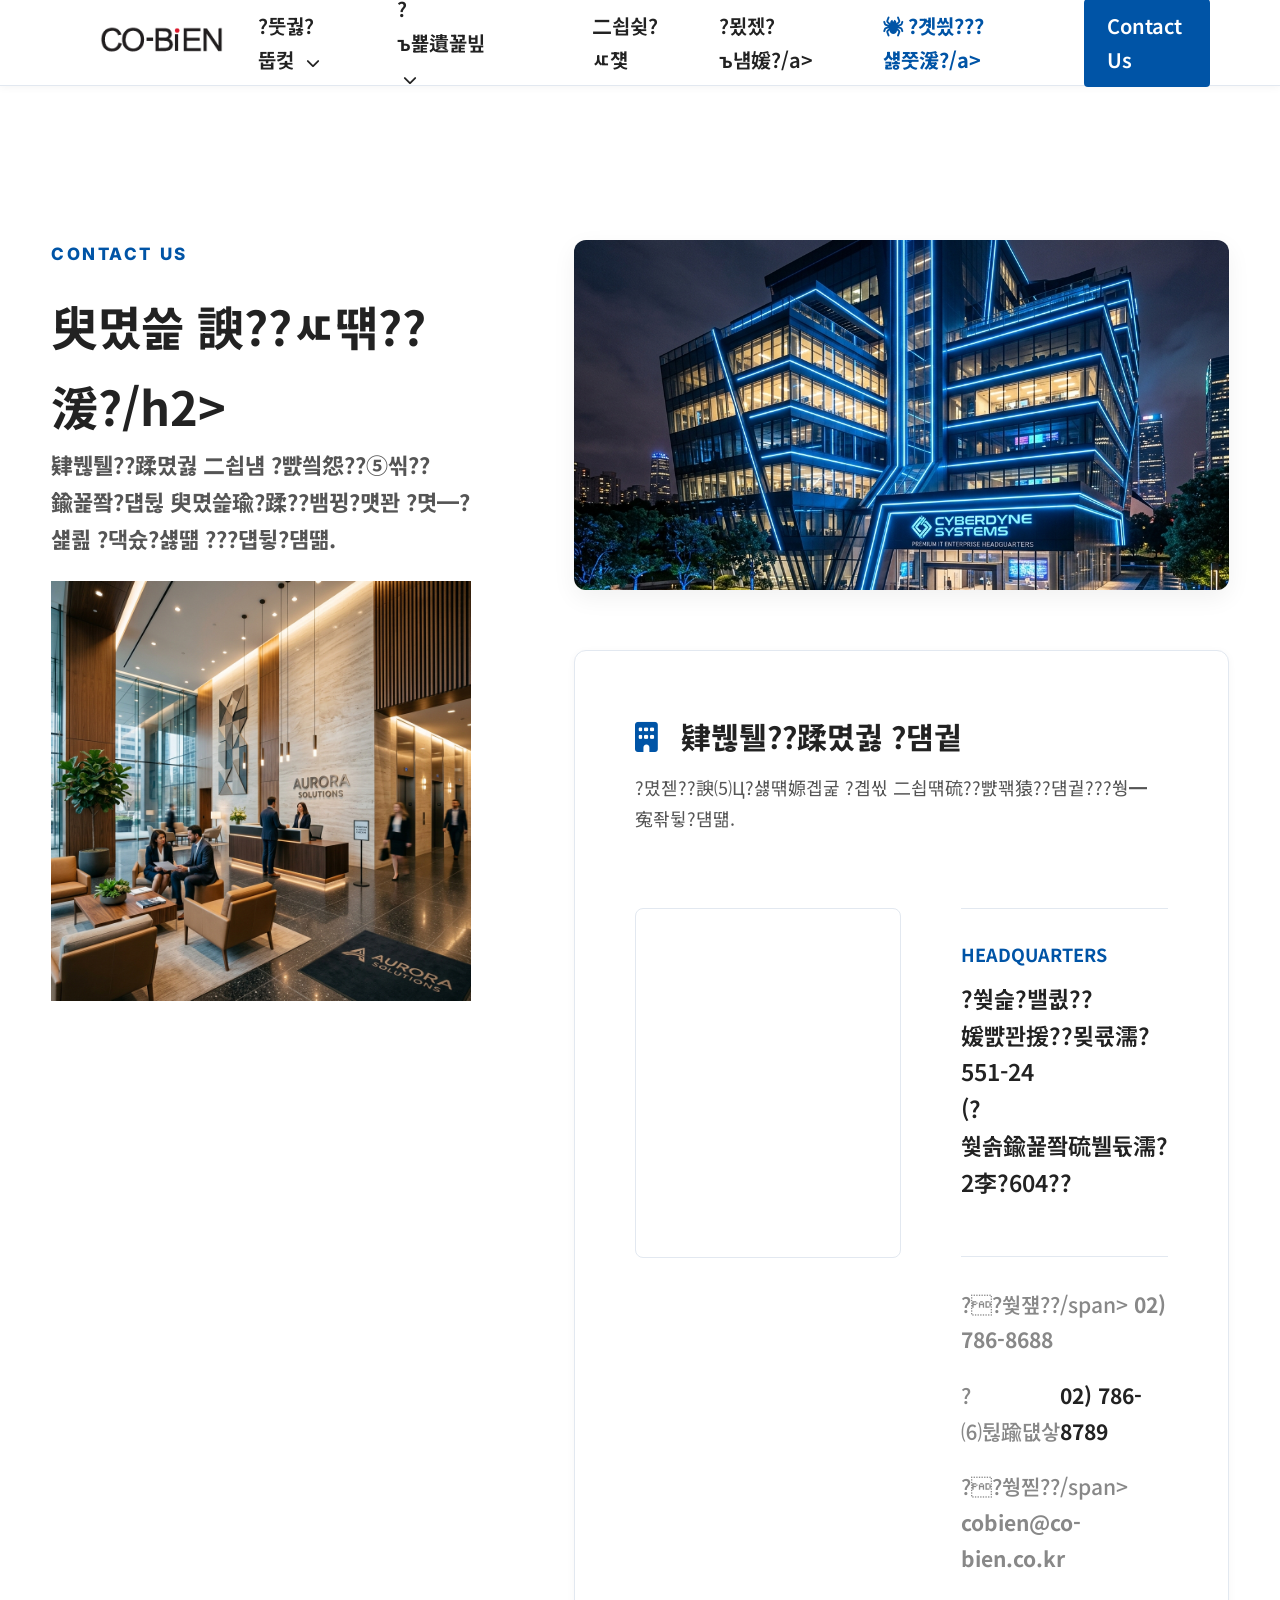
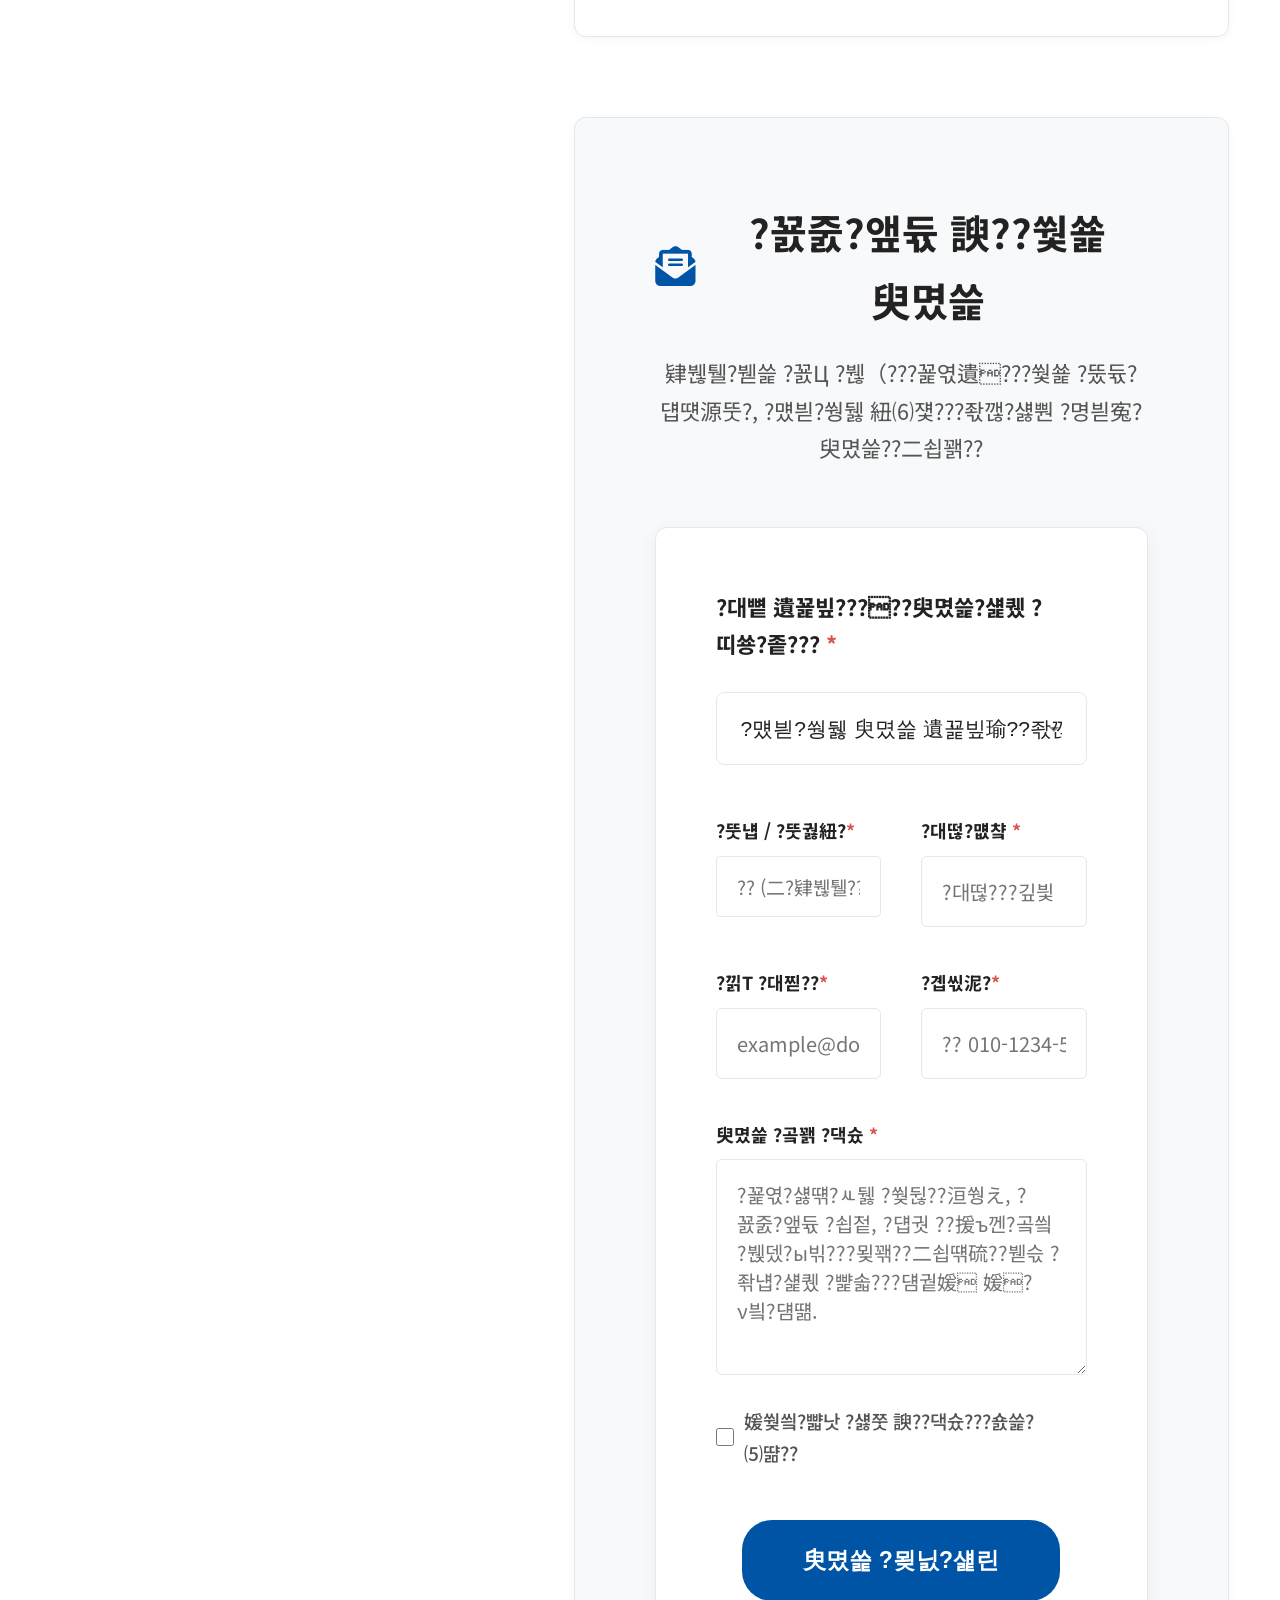
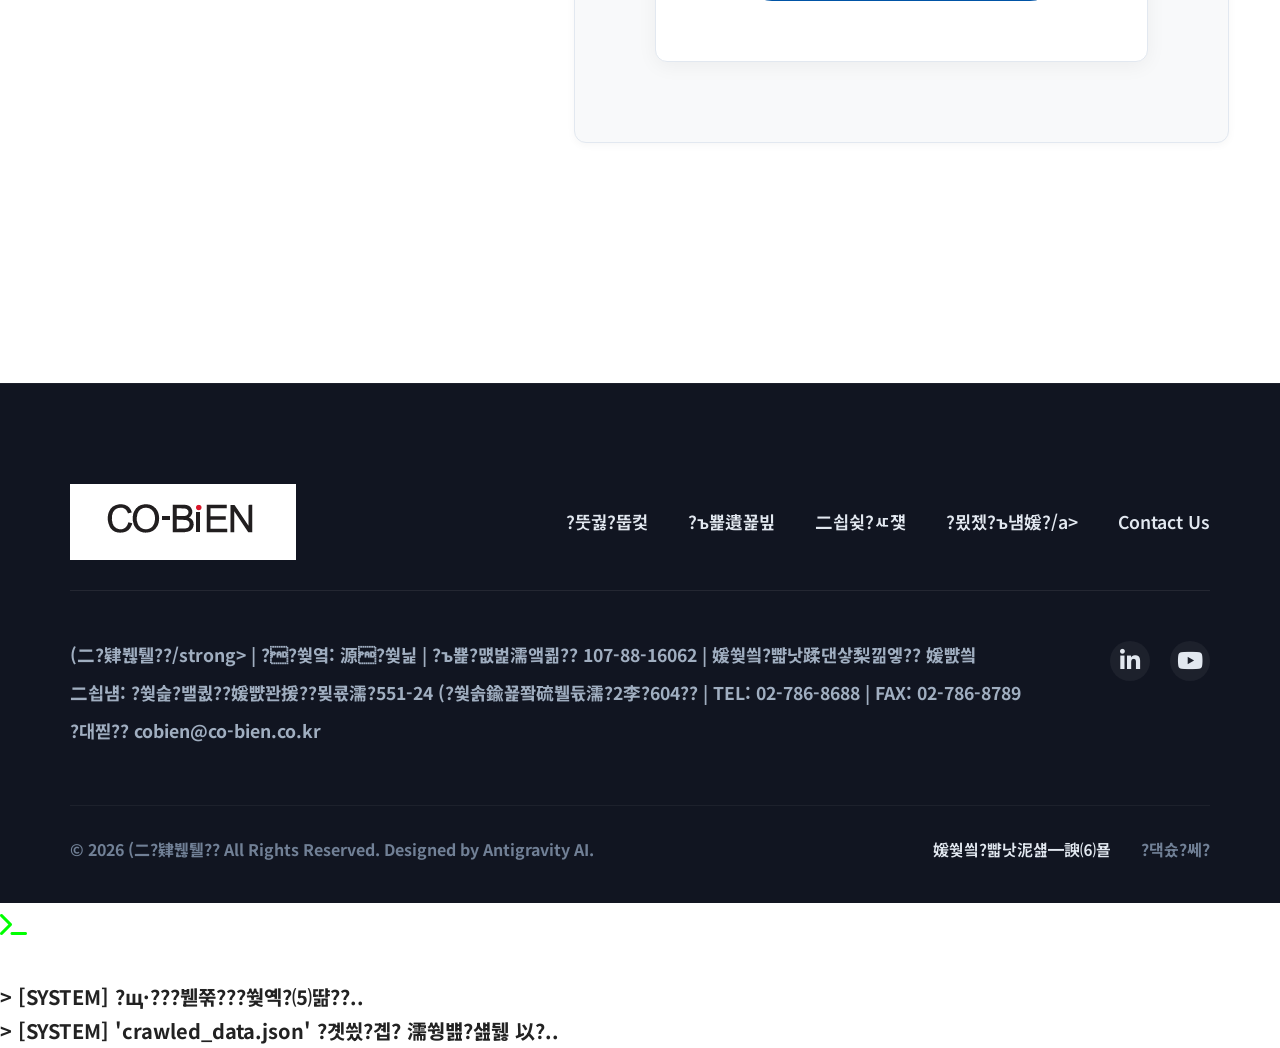
<file: contact.html>
﻿<!DOCTYPE html>
<html lang="ko">
<head>
  <meta charset="UTF-8">
  <meta name="viewport" content="width=device-width, initial-scale=1.0">
  <title>肄붾퉬??CO-BIEN | 湲덉쑖 SI & SM 諛?蹂댁븞 ?붾（???꾨Ц 湲곗뾽</title>
  <meta name="description" content="AhnLab Partner (二?肄붾퉬?붿엯?덈떎. 湲덉쑖 SI & SM 援ъ텞 諛??꾨꼍?섍쾶 援ы쁽?섎뒗 ?붾뱶?ъ씤??蹂댁븞 ?명봽???쒕퉬?ㅻ? ?쒓났?⑸땲??">
  
  <!-- 援ш? ?고듃 (Noto Sans KR & Inter) -->
  <link rel="preconnect" href="https://fonts.googleapis.com">
  <link rel="preconnect" href="https://fonts.gstatic.com" crossorigin>
  <link href="https://fonts.googleapis.com/css2?family=Inter:wght@300;400;500;600;700;800&family=Noto+Sans+KR:wght@300;400;500;700;900&display=swap" rel="stylesheet">
  
  <!-- ?고듃?댁뜽 ?꾩씠肄?-->
  <link rel="stylesheet" href="https://cdnjs.cloudflare.com/ajax/libs/font-awesome/6.4.0/css/all.min.css">
  
  <!-- ?덈옪 ?ㅽ????꾩슜 ?ㅽ??쇱떆??-->
  <link rel="stylesheet" href="index.css">
</head>
<body>

  <!-- ?ㅻ뜑 (?덈옪 ?ㅽ??? 5? 硫붾돱 媛쒗렪 諛??곸떆 ?붿씠??怨좎젙) -->
  <header id="main-header" class="ahnlab-header">
    <div class="container header-container">
      <a href="#" class="logo-link">
        <img src="assets/logo-y.png" alt="CO-BIEN 肄붾퉬?? class="brand-logo">
      </a>
      <nav class="nav-links">
        <div class="nav-item-dropdown">
          <a href="index.html#about" class="nav-item">?뚯궗?뚭컻 <i class="fa-solid fa-chevron-down nav-arrow"></i></a>
          <ul class="dropdown-menu">
            <li><a href="#vision">湲곗뾽鍮꾩쟾</a></li>
            <li><a href="#philosophy">湲곗뾽?대뀗</a></li>
            <li><a href="#history">二쇱슂?고쁺</a></li>
            <li><a href="#ceo">??쒕떂 留먯?</a></li>
          </ul>
        </div>
        <div class="nav-item-dropdown">
          <a href="index.html#business" class="nav-item">?ъ뾽遺꾩빞 <i class="fa-solid fa-chevron-down nav-arrow"></i></a>
          <ul class="dropdown-menu">
            <li><a href="#biz-si">湲덉쑖 SI</a></li>
            <li><a href="#biz-sm">湲덉쑖 SM</a></li>
            <li><a href="#biz-security">?붾뱶?ъ씤??蹂댁븞</a></li>
            <li><a href="#biz-network">?ㅽ듃?뚰겕/諛⑺솕踰?/a></li>
          </ul>
        </div>
        <a href="index.html#projects" class="nav-item">二쇱슂?ㅼ쟻</a>
        <a href="index.html#partners" class="nav-item">?묐젰?ъ냼媛?/a>
        <a href="#" class="nav-item" id="crawler-open-btn" style="color: var(--primary); font-weight: 700;"><i class="fa-solid fa-spider" style="margin-right: 5px;"></i>?곗씠???섏쭛湲?/a>
        <a href="#contact" class="nav-item contact-btn" target="_blank">Contact Us</a>
      </nav>
      <button class="mobile-menu-toggle" id="menu-toggle" aria-label="硫붾돱 ?닿린">
        <i class="fa-solid fa-bars"></i>
      </button>
    </div>
  </header>

  <!-- 紐⑤컮??硫붾돱 -->
  <div class="mobile-nav" id="mobile-nav">
    <a href="index.html#about" class="mobile-nav-item">?뚯궗?뚭컻</a>
    <a href="index.html#business" class="mobile-nav-item">?ъ뾽遺꾩빞</a>
    <a href="index.html#projects" class="mobile-nav-item">二쇱슂?ㅼ쟻</a>
    <a href="index.html#partners" class="mobile-nav-item">?묐젰?ъ냼媛?/a>
    <a href="#" class="mobile-nav-item" id="mobile-crawler-open-btn" style="color: var(--primary);"><i class="fa-solid fa-spider"></i> ?곗씠???섏쭛湲?(Crawler)</a>
    <a href="#contact" class="mobile-nav-item mobile-contact-btn" target="_blank">Contact Us</a>
  </div>

  <section id="contact" class="section">
    <div class="container-fluid" style="padding: 0 4vw; max-width: 100%;">
      <div class="split-section-layout">
        
        <div class="split-section-intro">
          <div class="section-header">
            <span class="section-tag">CONTACT US</span>
            <h2 class="section-title">臾몄쓽 諛??ㅼ떆??湲?/h2>
            <p class="section-subtitle">肄붾퉬??蹂몄궗 二쇱냼 ?뺤씤怨??⑤씪??鍮꾩쫰?덉뒪 臾몄쓽瑜?蹂??뱀뀡?먯꽌 ?몃━?섍쾶 ?댁슜?섏떎 ???덉뒿?덈떎.</p>
          </div>
          <img src="assets/left_contact.png" alt="?ㅼ떆??湲?鍮꾩＜?? style="width:100%; border-radius:12px; margin-top:2rem; box-shadow:var(--shadow-md); object-fit:cover;">
        </div>

        <div class="split-section-content">
          <img src="assets/contact_office.png" alt="肄붾퉬??蹂몄궗 ?꾧꼍" style="width:100%; height:350px; object-fit:cover; border-radius:12px; margin-bottom: 3rem; box-shadow:var(--shadow-md);">
          <!-- 吏?꾩? 臾몄쓽 ?쇱씠 寃고빀??蹂듯빀 ????덉씠?꾩썐 -> ?곹븯 ?섏쭅 諛곗튂濡?蹂寃?-->
          <div class="contact-stacked-layout" style="display: flex; flex-direction: column; gap: 4rem;">
        
        <!-- ?ㅼ떆??湲?諛?蹂몄궗 ?뺣낫 -->
        <div class="contact-info-block" style="width: 100%; border: 1px solid var(--border-color); background: var(--bg-white); border-radius: 12px; padding: 3rem; box-shadow: var(--shadow-sm);">
          <div class="info-head" style="margin-bottom: 2rem;">
            <h3 style="font-size: 1.5rem; color: var(--text-dark); margin-bottom: 0.5rem;"><i class="fa-solid fa-building" style="color: var(--primary); margin-right: 0.5rem;"></i> 肄붾퉬??蹂몄궗 ?덈궡</h3>
            <p style="color: var(--text-gray);">?몄젣??諛⑸Ц?섏떆嫄곕굹 ?곕씫 二쇱떆硫??뺤꽦猿??덈궡???쒕━寃좎뒿?덈떎.</p>
          </div>
          <!-- 吏?꾩? 二쇱냼瑜?媛濡쒕줈 ?섎???諛곗튂?섏뿬 ?쇱쭅?섍쾶 -->
          <div style="display: grid; grid-template-columns: 1.5fr 1fr; gap: 3rem; align-items: stretch;">
            <div class="loc-map-container" style="height: 350px; border-radius: 8px; overflow: hidden; border: 1px solid var(--border-color);">
              <iframe src="https://www.google.com/maps/embed?pb=!1m18!1m12!1m3!1d3162.8353211275803!2d126.85937631580153!3d37.55894348231966!2m3!1f0!2f0!3f0!3m2!1i1024!2i768!4f13.1!3m3!1m2!1s0x357c9c06b7cd999b%3A0xe71337c8fc915479!2z7ZWc7ZmU67mE7KaI66mU7Yq466GcMuywqA!5e0!3m2!1sko!2skr!4v1535158438322" 
                width="100%" height="100%" style="border:0;" allowfullscreen="" loading="lazy" referrerpolicy="no-referrer-when-downgrade"></iframe>
            </div>
            <div class="address-details" style="display: flex; flex-direction: column; justify-content: center; gap: 1.5rem;">
              <div>
                <p style="font-size: 0.9rem; color: var(--primary); font-weight: 700; margin-bottom: 0.5rem;">HEADQUARTERS</p>
                <p class="full-address" style="font-size: 1.15rem; font-weight: 600; color: var(--text-dark); line-height: 1.6;">?쒖슱?밸퀎??媛뺤꽌援??묒쿇濡?551-24<br>(?쒗솕鍮꾩쫰硫뷀듃濡?2李?604??</p>
              </div>
              <div style="height: 1px; background: var(--border-color); width: 100%;"></div>
              <div class="contact-quick" style="display: flex; flex-direction: column; gap: 1rem;">
                <p style="display: flex; justify-content: space-between; font-size: 1.05rem;"><span style="color: var(--text-muted);">??쒖쟾??/span> <strong>02) 786-8688</strong></p>
                <p style="display: flex; justify-content: space-between; font-size: 1.05rem;"><span style="color: var(--text-muted);">?⑹뒪踰덊샇</span> <strong>02) 786-8789</strong></p>
                <p style="display: flex; justify-content: space-between; font-size: 1.05rem;"><span style="color: var(--text-muted);">??쒕찓??/span> <strong>cobien@co-bien.co.kr</strong></p>
              </div>
            </div>
          </div>
        </div>

        <!-- ?⑤씪??鍮꾩쫰?덉뒪 臾몄쓽 ??(?ㅼ뼇???뚰넻 移댄뀒怨좊━ 異붽?) -->
        <div class="contact-form-block" style="width: 100%; border: 1px solid var(--border-color); background: var(--bg-light); border-radius: 12px; padding: 4rem; box-shadow: var(--shadow-sm);">
          <div class="form-head" style="text-align: center; margin-bottom: 3rem;">
            <h3 style="font-size: 2rem; color: var(--text-dark); margin-bottom: 1rem; justify-content: center;"><i class="fa-solid fa-envelope-open-text" style="color: var(--primary);"></i> ?꾨줈?앺듃 諛??쒗쑕 臾몄쓽</h3>
            <p style="font-size: 1.1rem; color: var(--text-gray);">肄붾퉬?붿쓽 ?꾨Ц ?붾（???꾩엯遺???쒗쑕 ?뚰듃?덉떗源뚯?, ?먰븯?쒕뒗 紐⑹쟻???좏깮?섏뿬 ?명븯寃?臾몄쓽??二쇱꽭??</p>
          </div>
          
          <form class="contact-form-ahn" id="business-contact-form" style="max-width: 900px; margin: 0 auto; background: var(--bg-white); padding: 3rem; border-radius: 12px; box-shadow: 0 4px 20px rgba(0,0,0,0.05); border: 1px solid var(--border-color);">
            
            <!-- 臾몄쓽 ?좏삎 ?좏깮 (SCK Corp 李멸퀬) -->
            <div class="form-group" style="margin-bottom: 2.5rem;">
              <label style="font-size: 1.1rem; font-weight: 700; margin-bottom: 1rem; display: block;">?대뼡 遺꾩빞?????臾몄쓽?섍퀬 ?띠쑝?좉??? <span class="req" style="color: #d9534f;">*</span></label>
              <div class="select-wrapper" style="position: relative;">
                <select id="inquiry_type" name="inquiry_type" required style="width: 100%; padding: 1.2rem; font-size: 1.05rem; border-radius: 8px; border: 1px solid var(--border-color); appearance: none; background: url('data:image/svg+xml;utf8,<svg fill=%22%23888888%22 height=%2224%22 viewBox=%220 0 24 24%22 width=%2224%22 xmlns=%22http://www.w3.org/2000/svg%22><path d=%22M7 10l5 5 5-5z%22/></svg>') no-repeat right 1rem center; background-color: var(--bg-white); cursor: pointer; color: var(--text-dark); transition: all 0.2s;">
                  <option value="" disabled selected>?먰븯?쒕뒗 臾몄쓽 遺꾩빞瑜??좏깮??二쇱꽭??/option>
                  <option value="asset">ASSET 而댄뵆?쇱씠?몄뒪 ?붾（???꾩엯</option>
                  <option value="si">?ъ떊쨌?ы썑愿由??꾨Ц SI 援ъ텞</option>
                  <option value="sm">湲덉쑖 SM ?꾨Ц媛 吏??諛??뚭껄</option>
                  <option value="security">湲덉쑖 蹂댁븞 ?붾（??援ъ텞 諛??좎?蹂댁닔</option>
                  <option value="partner">湲고? ?쒗쑕 ?뚰듃?덉떗 諛??꾨줈?앺듃 臾몄쓽</option>
                </select>
              </div>
            </div>

            <!-- CSS for contact layout -->
            <style>
              .select-wrapper select:focus {
                outline: none;
                border-color: var(--primary) !important;
                box-shadow: 0 0 0 3px var(--primary-light);
              }
              @media (max-width: 900px) {
                .contact-info-block > div {
                  grid-template-columns: 1fr !important;
                }
              }
            </style>

            <div class="form-grid" style="grid-template-columns: 1fr 1fr; gap: 2rem;">
              <div class="form-group">
                <label for="comp_name">?뚯냽 / ?뚯궗紐?<span class="req" style="color: #d9534f;">*</span></label>
                <input type="text" id="comp_name" name="comp_name" placeholder="?? (二?肄붾퉬?? required style="padding: 1rem; font-size: 1rem; border-radius: 6px;">
              </div>
              <div class="form-group">
                <label for="sender_name">?대떦?먮챸 <span class="req" style="color: #d9534f;">*</span></label>
                <input type="text" id="sender_name" name="sender_name" placeholder="?대떦???깊븿" required style="padding: 1rem; font-size: 1rem; border-radius: 6px;">
              </div>
              <div class="form-group">
                <label for="sender_email">?낅Т ?대찓??<span class="req" style="color: #d9534f;">*</span></label>
                <input type="email" id="sender_email" name="sender_email" placeholder="example@domain.com" required style="padding: 1rem; font-size: 1rem; border-radius: 6px;">
              </div>
              <div class="form-group">
                <label for="sender_phone">?곕씫泥?<span class="req" style="color: #d9534f;">*</span></label>
                <input type="tel" id="sender_phone" name="sender_phone" placeholder="?? 010-1234-5678" required style="padding: 1rem; font-size: 1rem; border-radius: 6px;">
              </div>
            </div>
            
            <div class="form-group msg-group" style="margin-top: 2rem;">
              <label for="message">臾몄쓽 ?곸꽭 ?댁슜 <span class="req" style="color: #d9534f;">*</span></label>
              <textarea id="message" name="message" rows="6" placeholder="?꾩엯?섏떆?ㅻ뒗 ?쒖뒪??洹쒕え, ?꾨줈?앺듃 ?쇱젙, ?덉궛 ??援ъ껜?곸씤 ?붽뎄?ы빆???묒꽦??二쇱떆硫??붿슧 ?좎냽?섍퀬 ?뺥솗???덈궡媛 媛?ν빀?덈떎." required style="padding: 1rem; font-size: 1rem; border-radius: 6px; resize: vertical;"></textarea>
            </div>
            
            <div class="form-agree" style="margin-top: 1.5rem; display: flex; align-items: center; gap: 0.5rem;">
              <input type="checkbox" id="privacy_agree" required style="width: 18px; height: 18px; cursor: pointer;">
              <label for="privacy_agree" style="font-size: 0.95rem; color: var(--text-gray); cursor: pointer; font-weight: 500;">媛쒖씤?뺣낫 ?섏쭛 諛??댁슜???숈쓽?⑸땲??</label>
            </div>

            <div class="form-submit" style="text-align: center; margin-top: 2.5rem;">
              <button type="submit" class="btn btn-primary" style="padding: 1.2rem 3rem; font-size: 1.15rem; border-radius: 30px; min-width: 250px;">臾몄쓽 ?묒닔?섍린</button>
            </div>
          </form>
        </div>

          </div>
        </div>
      </div>
    </div>
  </section>

  <!-- ?명꽣 (蹂寃쎈맂 5? 硫붾돱 諛섏쁺) -->
  <footer id="main-footer" class="ahnlab-footer">
    <div class="container footer-container-ahn">
      <div class="footer-top">
        <img src="assets/logo-y.png" alt="CO-BIEN 肄붾퉬?? class="footer-logo">
        <div class="footer-links">
          <a href="index.html#about">?뚯궗?뚭컻</a>
          <a href="index.html#business">?ъ뾽遺꾩빞</a>
          <a href="index.html#projects">二쇱슂?ㅼ쟻</a>
          <a href="index.html#partners">?묐젰?ъ냼媛?/a>
          <a href="#contact">Contact Us</a>
        </div>
      </div>
      <div class="footer-middle">
        <div class="footer-info-text">
          <p><strong>(二?肄붾퉬??/strong> | ??쒖옄: 源?쒖닕 | ?ъ뾽?먮벑濡앸쾲?? 107-88-16062 | 媛쒖씤?뺣낫蹂댄샇梨낆엫?? 媛뺤씤</p>
          <p>二쇱냼: ?쒖슱?밸퀎??媛뺤꽌援??묒쿇濡?551-24 (?쒗솕鍮꾩쫰硫뷀듃濡?2李?604?? | TEL: 02-786-8688 | FAX: 02-786-8789</p>
          <p>?대찓?? cobien@co-bien.co.kr</p>
        </div>
        <div class="footer-social">
          <a href="#" aria-label="LinkedIn"><i class="fa-brands fa-linkedin-in"></i></a>
          <a href="#" aria-label="YouTube"><i class="fa-brands fa-youtube"></i></a>
        </div>
      </div>
      <div class="footer-bottom">
        <p>&copy; 2026 (二?肄붾퉬?? All Rights Reserved. Designed by Antigravity AI.</p>
        <div class="footer-legal">
          <a href="#" class="privacy">媛쒖씤?뺣낫泥섎━諛⑹묠</a>
          <a href="#">?댁슜?쎄?</a>
        </div>
      </div>
    </div>
  </footer>

  <!-- ?щ·???곗씠???뺤씤??紐⑤떖 (Middle Window) -->
  <div id="crawler-modal" class="crawler-modal-overlay">
    <div class="crawler-modal-content">
      <div class="crawler-modal-header">
        <h3 style="margin: 0; color: #fff; font-size: 1.2rem; display: flex; align-items: center;"><i class="fa-solid fa-terminal" style="margin-right: 0.5rem; color: #00ff00;"></i> 肄붾퉬???곗씠???щ·??(Crawler Engine)</h3>
        <button id="crawler-close-btn" style="background: none; border: none; color: #fff; font-size: 1.5rem; cursor: pointer;"><i class="fa-solid fa-xmark"></i></button>
      </div>
      <div class="crawler-modal-body">
        <div id="crawler-terminal" class="terminal-window">
          <p class="term-text">> [SYSTEM] ?щ·???붿쭊???쒖옉?⑸땲??..</p>
          <p class="term-text">> [SYSTEM] 'crawled_data.json' ?곗씠?곕? 濡쒕뱶?섎뒗 以?..</p>
          <!-- ?곗씠?곌? ?ш린??異쒕젰??-->
          <pre id="crawler-data-output" style="display: none;"></pre>
        </div>
      </div>
    </div>
  </div>

  <script src="index.js"></script>
</body>
</html>
</file>
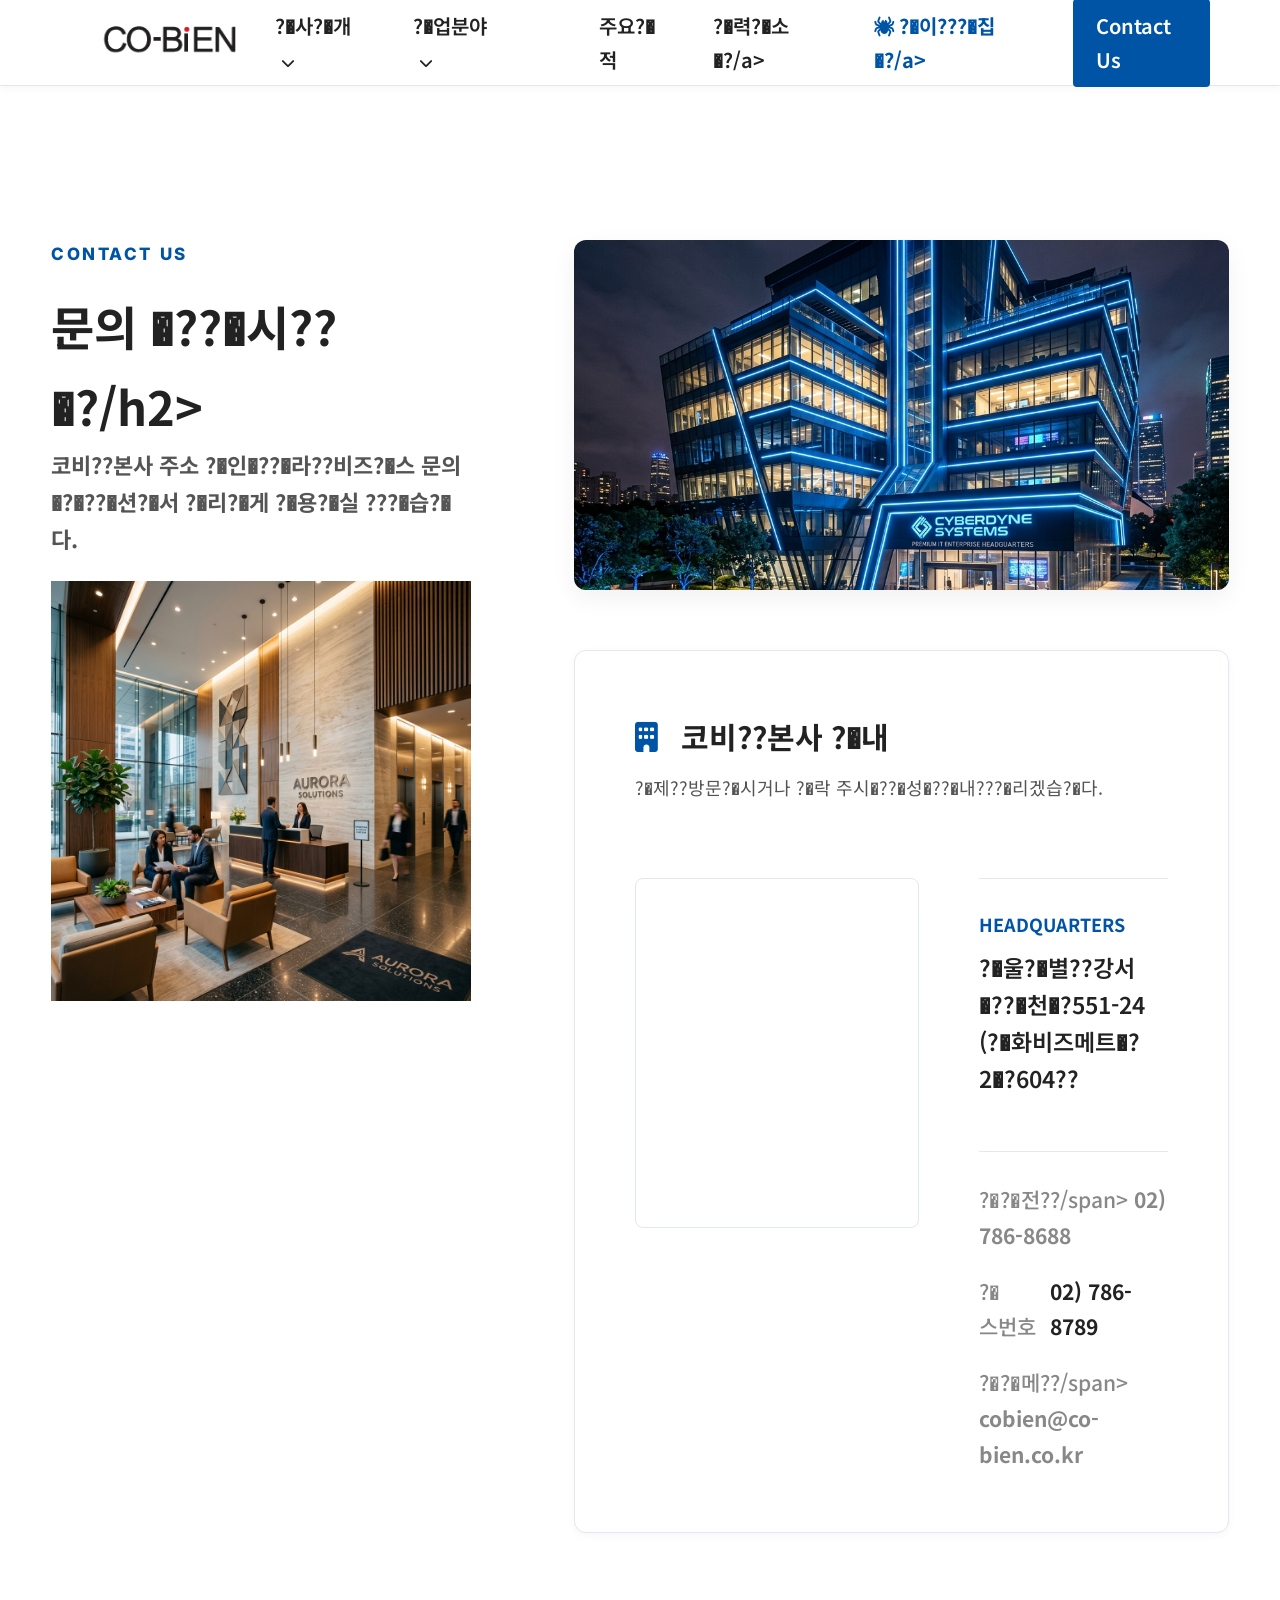
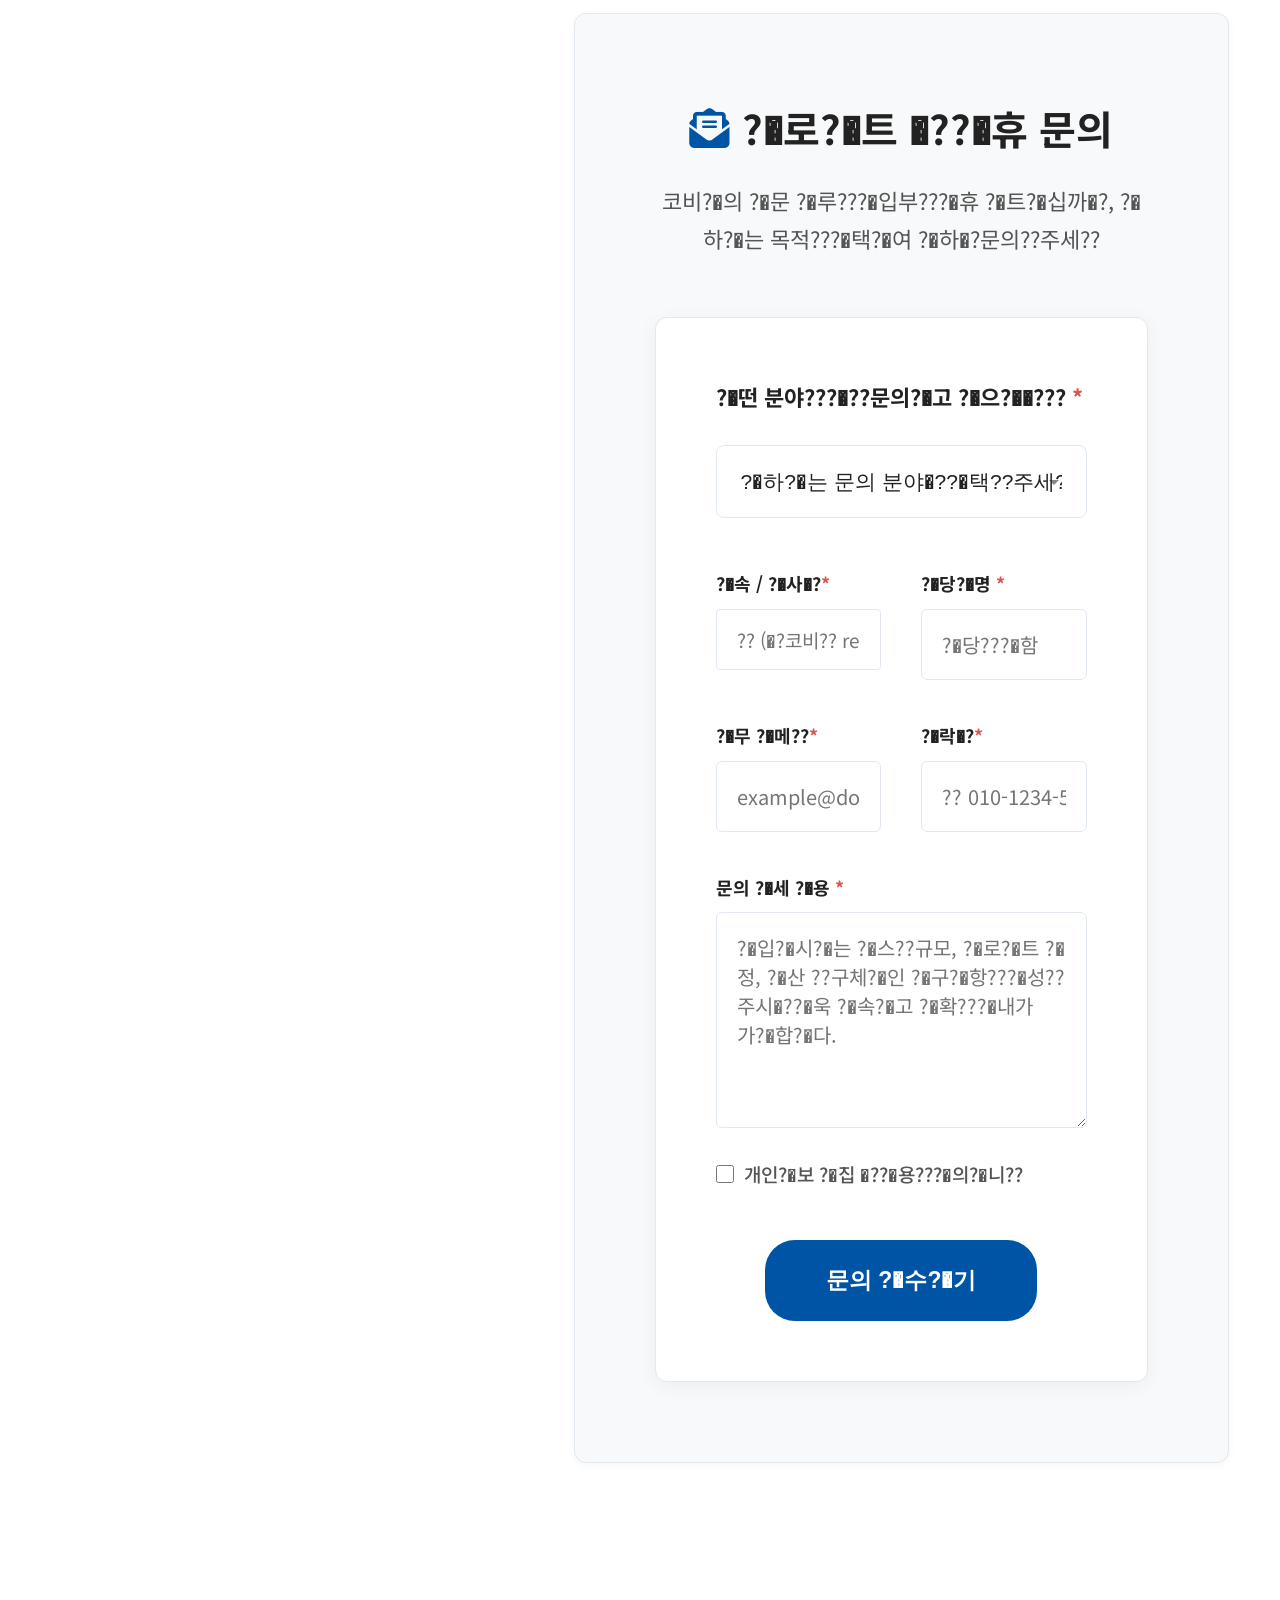
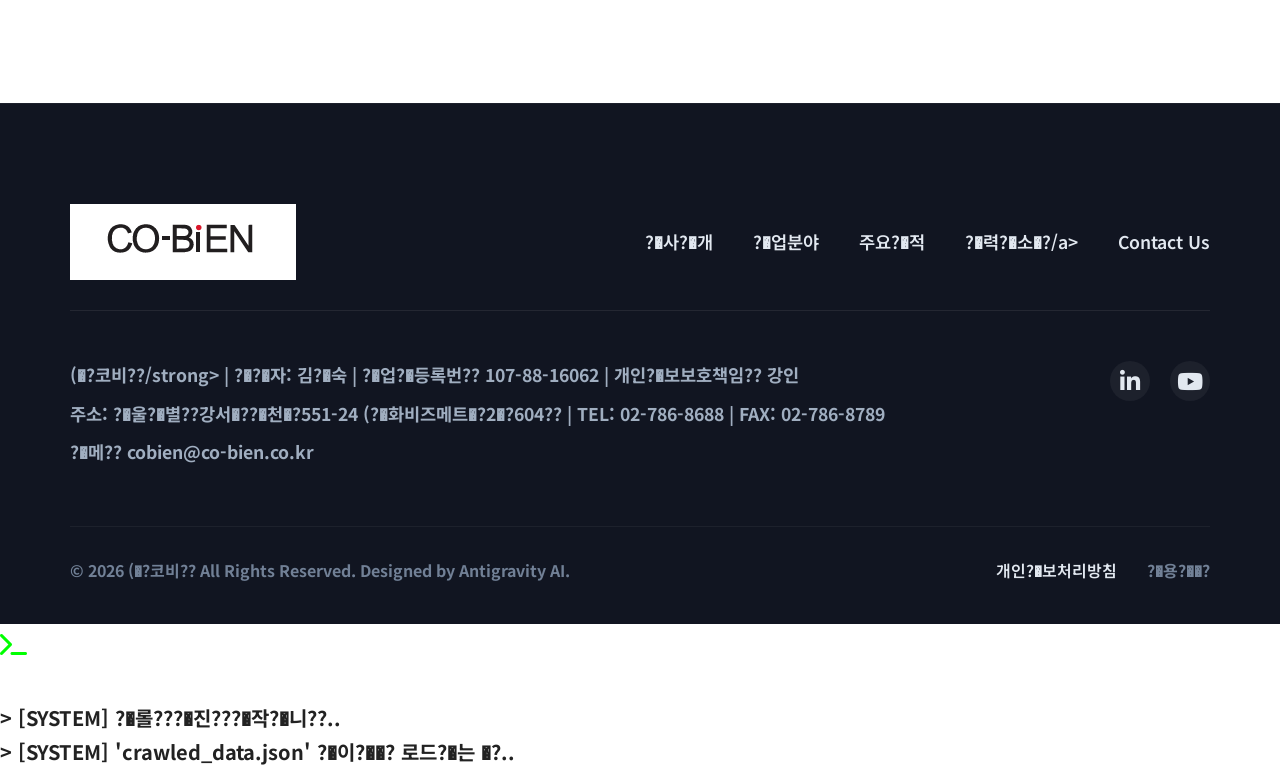
<file: contact_test.html>
﻿<!DOCTYPE html>
<html lang="ko">
<head>
  <meta charset="UTF-8">
  <meta name="viewport" content="width=device-width, initial-scale=1.0">
  <title>코비??CO-BIEN | 금융 SI & SM �?보안 ?�루???�문 기업</title>
  <meta name="description" content="AhnLab Partner (�?코비?�입?�다. 금융 SI & SM 구축 �??�벽?�게 구현?�는 ?�드?�인??보안 ?�프???�비?��? ?�공?�니??">
  
  <!-- 구�? ?�트 (Noto Sans KR & Inter) -->
  <link rel="preconnect" href="https://fonts.googleapis.com">
  <link rel="preconnect" href="https://fonts.gstatic.com" crossorigin>
  <link href="https://fonts.googleapis.com/css2?family=Inter:wght@300;400;500;600;700;800&family=Noto+Sans+KR:wght@300;400;500;700;900&display=swap" rel="stylesheet">
  
  <!-- ?�트?�썸 ?�이�?-->
  <link rel="stylesheet" href="https://cdnjs.cloudflare.com/ajax/libs/font-awesome/6.4.0/css/all.min.css">
  
  <!-- ?�랩 ?��????�용 ?��??�시??-->
  <link rel="stylesheet" href="index.css">
</head>
<body>

  <!-- ?�더 (?�랩 ?��??? 5?� 메뉴 개편 �??�시 ?�이??고정) -->
  <header id="main-header" class="ahnlab-header">
    <div class="container header-container">
      <a href="#" class="logo-link">
        <img src="assets/logo-y.png" alt="CO-BIEN 코비?? class="brand-logo">
      </a>
      <nav class="nav-links">
        <div class="nav-item-dropdown">
          <a href="index.html#about" class="nav-item">?�사?�개 <i class="fa-solid fa-chevron-down nav-arrow"></i></a>
          <ul class="dropdown-menu">
            <li><a href="#vision">기업비전</a></li>
            <li><a href="#philosophy">기업?�념</a></li>
            <li><a href="#history">주요?�혁</a></li>
            <li><a href="#ceo">?�?�님 말�?</a></li>
          </ul>
        </div>
        <div class="nav-item-dropdown">
          <a href="index.html#business" class="nav-item">?�업분야 <i class="fa-solid fa-chevron-down nav-arrow"></i></a>
          <ul class="dropdown-menu">
            <li><a href="#biz-si">금융 SI</a></li>
            <li><a href="#biz-sm">금융 SM</a></li>
            <li><a href="#biz-security">?�드?�인??보안</a></li>
            <li><a href="#biz-network">?�트?�크/방화�?/a></li>
          </ul>
        </div>
        <a href="index.html#projects" class="nav-item">주요?�적</a>
        <a href="index.html#partners" class="nav-item">?�력?�소�?/a>
        <a href="#" class="nav-item" id="crawler-open-btn" style="color: var(--primary); font-weight: 700;"><i class="fa-solid fa-spider" style="margin-right: 5px;"></i>?�이???�집�?/a>
        <a href="#contact" class="nav-item contact-btn" target="_blank">Contact Us</a>
      </nav>
      <button class="mobile-menu-toggle" id="menu-toggle" aria-label="메뉴 ?�기">
        <i class="fa-solid fa-bars"></i>
      </button>
    </div>
  </header>

  <!-- 모바??메뉴 -->
  <div class="mobile-nav" id="mobile-nav">
    <a href="index.html#about" class="mobile-nav-item">?�사?�개</a>
    <a href="index.html#business" class="mobile-nav-item">?�업분야</a>
    <a href="index.html#projects" class="mobile-nav-item">주요?�적</a>
    <a href="index.html#partners" class="mobile-nav-item">?�력?�소�?/a>
    <a href="#" class="mobile-nav-item" id="mobile-crawler-open-btn" style="color: var(--primary);"><i class="fa-solid fa-spider"></i> ?�이???�집�?(Crawler)</a>
    <a href="#contact" class="mobile-nav-item mobile-contact-btn" target="_blank">Contact Us</a>
  </div>

  <section id="contact" class="section">
    <div class="container-fluid" style="padding: 0 4vw; max-width: 100%;">
      <div class="split-section-layout">
        
        <div class="split-section-intro">
          <div class="section-header">
            <span class="section-tag">CONTACT US</span>
            <h2 class="section-title">문의 �??�시??�?/h2>
            <p class="section-subtitle">코비??본사 주소 ?�인�??�라??비즈?�스 문의�?�??�션?�서 ?�리?�게 ?�용?�실 ???�습?�다.</p>
          </div>
          <img src="assets/left_contact.png" alt="?�시??�?비주?? style="width:100%; border-radius:12px; margin-top:2rem; box-shadow:var(--shadow-md); object-fit:cover;">
        </div>

        <div class="split-section-content">
          <img src="assets/contact_office.png" alt="코비??본사 ?�경" style="width:100%; height:350px; object-fit:cover; border-radius:12px; margin-bottom: 3rem; box-shadow:var(--shadow-md);">
          <!-- 지?��? 문의 ?�이 결합??복합 ?�???�이?�웃 -> ?�하 ?�직 배치�?변�?-->
          <div class="contact-stacked-layout" style="display: flex; flex-direction: column; gap: 4rem;">
        
        <!-- ?�시??�?�?본사 ?�보 -->
        <div class="contact-info-block" style="width: 100%; border: 1px solid var(--border-color); background: var(--bg-white); border-radius: 12px; padding: 3rem; box-shadow: var(--shadow-sm);">
          <div class="info-head" style="margin-bottom: 2rem;">
            <h3 style="font-size: 1.5rem; color: var(--text-dark); margin-bottom: 0.5rem;"><i class="fa-solid fa-building" style="color: var(--primary); margin-right: 0.5rem;"></i> 코비??본사 ?�내</h3>
            <p style="color: var(--text-gray);">?�제??방문?�시거나 ?�락 주시�??�성�??�내???�리겠습?�다.</p>
          </div>
          <!-- 지?��? 주소�?가로로 ?��???배치?�여 ?�직?�게 -->
          <div style="display: grid; grid-template-columns: 1.5fr 1fr; gap: 3rem; align-items: stretch;">
            <div class="loc-map-container" style="height: 350px; border-radius: 8px; overflow: hidden; border: 1px solid var(--border-color);">
              <iframe src="https://www.google.com/maps/embed?pb=!1m18!1m12!1m3!1d3162.8353211275803!2d126.85937631580153!3d37.55894348231966!2m3!1f0!2f0!3f0!3m2!1i1024!2i768!4f13.1!3m3!1m2!1s0x357c9c06b7cd999b%3A0xe71337c8fc915479!2z7ZWc7ZmU67mE7KaI66mU7Yq466GcMuywqA!5e0!3m2!1sko!2skr!4v1535158438322" 
                width="100%" height="100%" style="border:0;" allowfullscreen="" loading="lazy" referrerpolicy="no-referrer-when-downgrade"></iframe>
            </div>
            <div class="address-details" style="display: flex; flex-direction: column; justify-content: center; gap: 1.5rem;">
              <div>
                <p style="font-size: 0.9rem; color: var(--primary); font-weight: 700; margin-bottom: 0.5rem;">HEADQUARTERS</p>
                <p class="full-address" style="font-size: 1.15rem; font-weight: 600; color: var(--text-dark); line-height: 1.6;">?�울?�별??강서�??�천�?551-24<br>(?�화비즈메트�?2�?604??</p>
              </div>
              <div style="height: 1px; background: var(--border-color); width: 100%;"></div>
              <div class="contact-quick" style="display: flex; flex-direction: column; gap: 1rem;">
                <p style="display: flex; justify-content: space-between; font-size: 1.05rem;"><span style="color: var(--text-muted);">?�?�전??/span> <strong>02) 786-8688</strong></p>
                <p style="display: flex; justify-content: space-between; font-size: 1.05rem;"><span style="color: var(--text-muted);">?�스번호</span> <strong>02) 786-8789</strong></p>
                <p style="display: flex; justify-content: space-between; font-size: 1.05rem;"><span style="color: var(--text-muted);">?�?�메??/span> <strong>cobien@co-bien.co.kr</strong></p>
              </div>
            </div>
          </div>
        </div>

        <!-- ?�라??비즈?�스 문의 ??(?�양???�통 카테고리 추�?) -->
        <div class="contact-form-block" style="width: 100%; border: 1px solid var(--border-color); background: var(--bg-light); border-radius: 12px; padding: 4rem; box-shadow: var(--shadow-sm);">
          <div class="form-head" style="text-align: center; margin-bottom: 3rem;">
            <h3 style="font-size: 2rem; color: var(--text-dark); margin-bottom: 1rem; justify-content: center;"><i class="fa-solid fa-envelope-open-text" style="color: var(--primary);"></i> ?�로?�트 �??�휴 문의</h3>
            <p style="font-size: 1.1rem; color: var(--text-gray);">코비?�의 ?�문 ?�루???�입부???�휴 ?�트?�십까�?, ?�하?�는 목적???�택?�여 ?�하�?문의??주세??</p>
          </div>
          
          <form class="contact-form-ahn" id="business-contact-form" style="max-width: 900px; margin: 0 auto; background: var(--bg-white); padding: 3rem; border-radius: 12px; box-shadow: 0 4px 20px rgba(0,0,0,0.05); border: 1px solid var(--border-color);">
            
            <!-- 문의 ?�형 ?�택 (SCK Corp 참고) -->
            <div class="form-group" style="margin-bottom: 2.5rem;">
              <label style="font-size: 1.1rem; font-weight: 700; margin-bottom: 1rem; display: block;">?�떤 분야???�??문의?�고 ?�으?��??? <span class="req" style="color: #d9534f;">*</span></label>
              <div class="select-wrapper" style="position: relative;">
                <select id="inquiry_type" name="inquiry_type" required style="width: 100%; padding: 1.2rem; font-size: 1.05rem; border-radius: 8px; border: 1px solid var(--border-color); appearance: none; background: url('data:image/svg+xml;utf8,<svg fill=%22%23888888%22 height=%2224%22 viewBox=%220 0 24 24%22 width=%2224%22 xmlns=%22http://www.w3.org/2000/svg%22><path d=%22M7 10l5 5 5-5z%22/></svg>') no-repeat right 1rem center; background-color: var(--bg-white); cursor: pointer; color: var(--text-dark); transition: all 0.2s;">
                  <option value="" disabled selected>?�하?�는 문의 분야�??�택??주세??/option>
                  <option value="asset">ASSET 컴플?�이?�스 ?�루???�입</option>
                  <option value="si">?�신·?�후관�??�문 SI 구축</option>
                  <option value="sm">금융 SM ?�문가 지??�??�견</option>
                  <option value="security">금융 보안 ?�루??구축 �??��?보수</option>
                  <option value="partner">기�? ?�휴 ?�트?�십 �??�로?�트 문의</option>
                </select>
              </div>
            </div>

            <!-- CSS for contact layout -->
            <style>
              .select-wrapper select:focus {
                outline: none;
                border-color: var(--primary) !important;
                box-shadow: 0 0 0 3px var(--primary-light);
              }
              @media (max-width: 900px) {
                .contact-info-block > div {
                  grid-template-columns: 1fr !important;
                }
              }
            </style>

            <div class="form-grid" style="grid-template-columns: 1fr 1fr; gap: 2rem;">
              <div class="form-group">
                <label for="comp_name">?�속 / ?�사�?<span class="req" style="color: #d9534f;">*</span></label>
                <input type="text" id="comp_name" name="comp_name" placeholder="?? (�?코비?? required style="padding: 1rem; font-size: 1rem; border-radius: 6px;">
              </div>
              <div class="form-group">
                <label for="sender_name">?�당?�명 <span class="req" style="color: #d9534f;">*</span></label>
                <input type="text" id="sender_name" name="sender_name" placeholder="?�당???�함" required style="padding: 1rem; font-size: 1rem; border-radius: 6px;">
              </div>
              <div class="form-group">
                <label for="sender_email">?�무 ?�메??<span class="req" style="color: #d9534f;">*</span></label>
                <input type="email" id="sender_email" name="sender_email" placeholder="example@domain.com" required style="padding: 1rem; font-size: 1rem; border-radius: 6px;">
              </div>
              <div class="form-group">
                <label for="sender_phone">?�락�?<span class="req" style="color: #d9534f;">*</span></label>
                <input type="tel" id="sender_phone" name="sender_phone" placeholder="?? 010-1234-5678" required style="padding: 1rem; font-size: 1rem; border-radius: 6px;">
              </div>
            </div>
            
            <div class="form-group msg-group" style="margin-top: 2rem;">
              <label for="message">문의 ?�세 ?�용 <span class="req" style="color: #d9534f;">*</span></label>
              <textarea id="message" name="message" rows="6" placeholder="?�입?�시?�는 ?�스??규모, ?�로?�트 ?�정, ?�산 ??구체?�인 ?�구?�항???�성??주시�??�욱 ?�속?�고 ?�확???�내가 가?�합?�다." required style="padding: 1rem; font-size: 1rem; border-radius: 6px; resize: vertical;"></textarea>
            </div>
            
            <div class="form-agree" style="margin-top: 1.5rem; display: flex; align-items: center; gap: 0.5rem;">
              <input type="checkbox" id="privacy_agree" required style="width: 18px; height: 18px; cursor: pointer;">
              <label for="privacy_agree" style="font-size: 0.95rem; color: var(--text-gray); cursor: pointer; font-weight: 500;">개인?�보 ?�집 �??�용???�의?�니??</label>
            </div>

            <div class="form-submit" style="text-align: center; margin-top: 2.5rem;">
              <button type="submit" class="btn btn-primary" style="padding: 1.2rem 3rem; font-size: 1.15rem; border-radius: 30px; min-width: 250px;">문의 ?�수?�기</button>
            </div>
          </form>
        </div>

          </div>
        </div>
      </div>
    </div>
  </section>

  <!-- ?�터 (변경된 5?� 메뉴 반영) -->
  <footer id="main-footer" class="ahnlab-footer">
    <div class="container footer-container-ahn">
      <div class="footer-top">
        <img src="assets/logo-y.png" alt="CO-BIEN 코비?? class="footer-logo">
        <div class="footer-links">
          <a href="index.html#about">?�사?�개</a>
          <a href="index.html#business">?�업분야</a>
          <a href="index.html#projects">주요?�적</a>
          <a href="index.html#partners">?�력?�소�?/a>
          <a href="#contact">Contact Us</a>
        </div>
      </div>
      <div class="footer-middle">
        <div class="footer-info-text">
          <p><strong>(�?코비??/strong> | ?�?�자: 김?�숙 | ?�업?�등록번?? 107-88-16062 | 개인?�보보호책임?? 강인</p>
          <p>주소: ?�울?�별??강서�??�천�?551-24 (?�화비즈메트�?2�?604?? | TEL: 02-786-8688 | FAX: 02-786-8789</p>
          <p>?�메?? cobien@co-bien.co.kr</p>
        </div>
        <div class="footer-social">
          <a href="#" aria-label="LinkedIn"><i class="fa-brands fa-linkedin-in"></i></a>
          <a href="#" aria-label="YouTube"><i class="fa-brands fa-youtube"></i></a>
        </div>
      </div>
      <div class="footer-bottom">
        <p>&copy; 2026 (�?코비?? All Rights Reserved. Designed by Antigravity AI.</p>
        <div class="footer-legal">
          <a href="#" class="privacy">개인?�보처리방침</a>
          <a href="#">?�용?��?</a>
        </div>
      </div>
    </div>
  </footer>

  <!-- ?�롤???�이???�인??모달 (Middle Window) -->
  <div id="crawler-modal" class="crawler-modal-overlay">
    <div class="crawler-modal-content">
      <div class="crawler-modal-header">
        <h3 style="margin: 0; color: #fff; font-size: 1.2rem; display: flex; align-items: center;"><i class="fa-solid fa-terminal" style="margin-right: 0.5rem; color: #00ff00;"></i> 코비???�이???�롤??(Crawler Engine)</h3>
        <button id="crawler-close-btn" style="background: none; border: none; color: #fff; font-size: 1.5rem; cursor: pointer;"><i class="fa-solid fa-xmark"></i></button>
      </div>
      <div class="crawler-modal-body">
        <div id="crawler-terminal" class="terminal-window">
          <p class="term-text">> [SYSTEM] ?�롤???�진???�작?�니??..</p>
          <p class="term-text">> [SYSTEM] 'crawled_data.json' ?�이?��? 로드?�는 �?..</p>
          <!-- ?�이?��? ?�기??출력??-->
          <pre id="crawler-data-output" style="display: none;"></pre>
        </div>
      </div>
    </div>
  </div>

  <script src="index.js"></script>
</body>
</html>
</file>
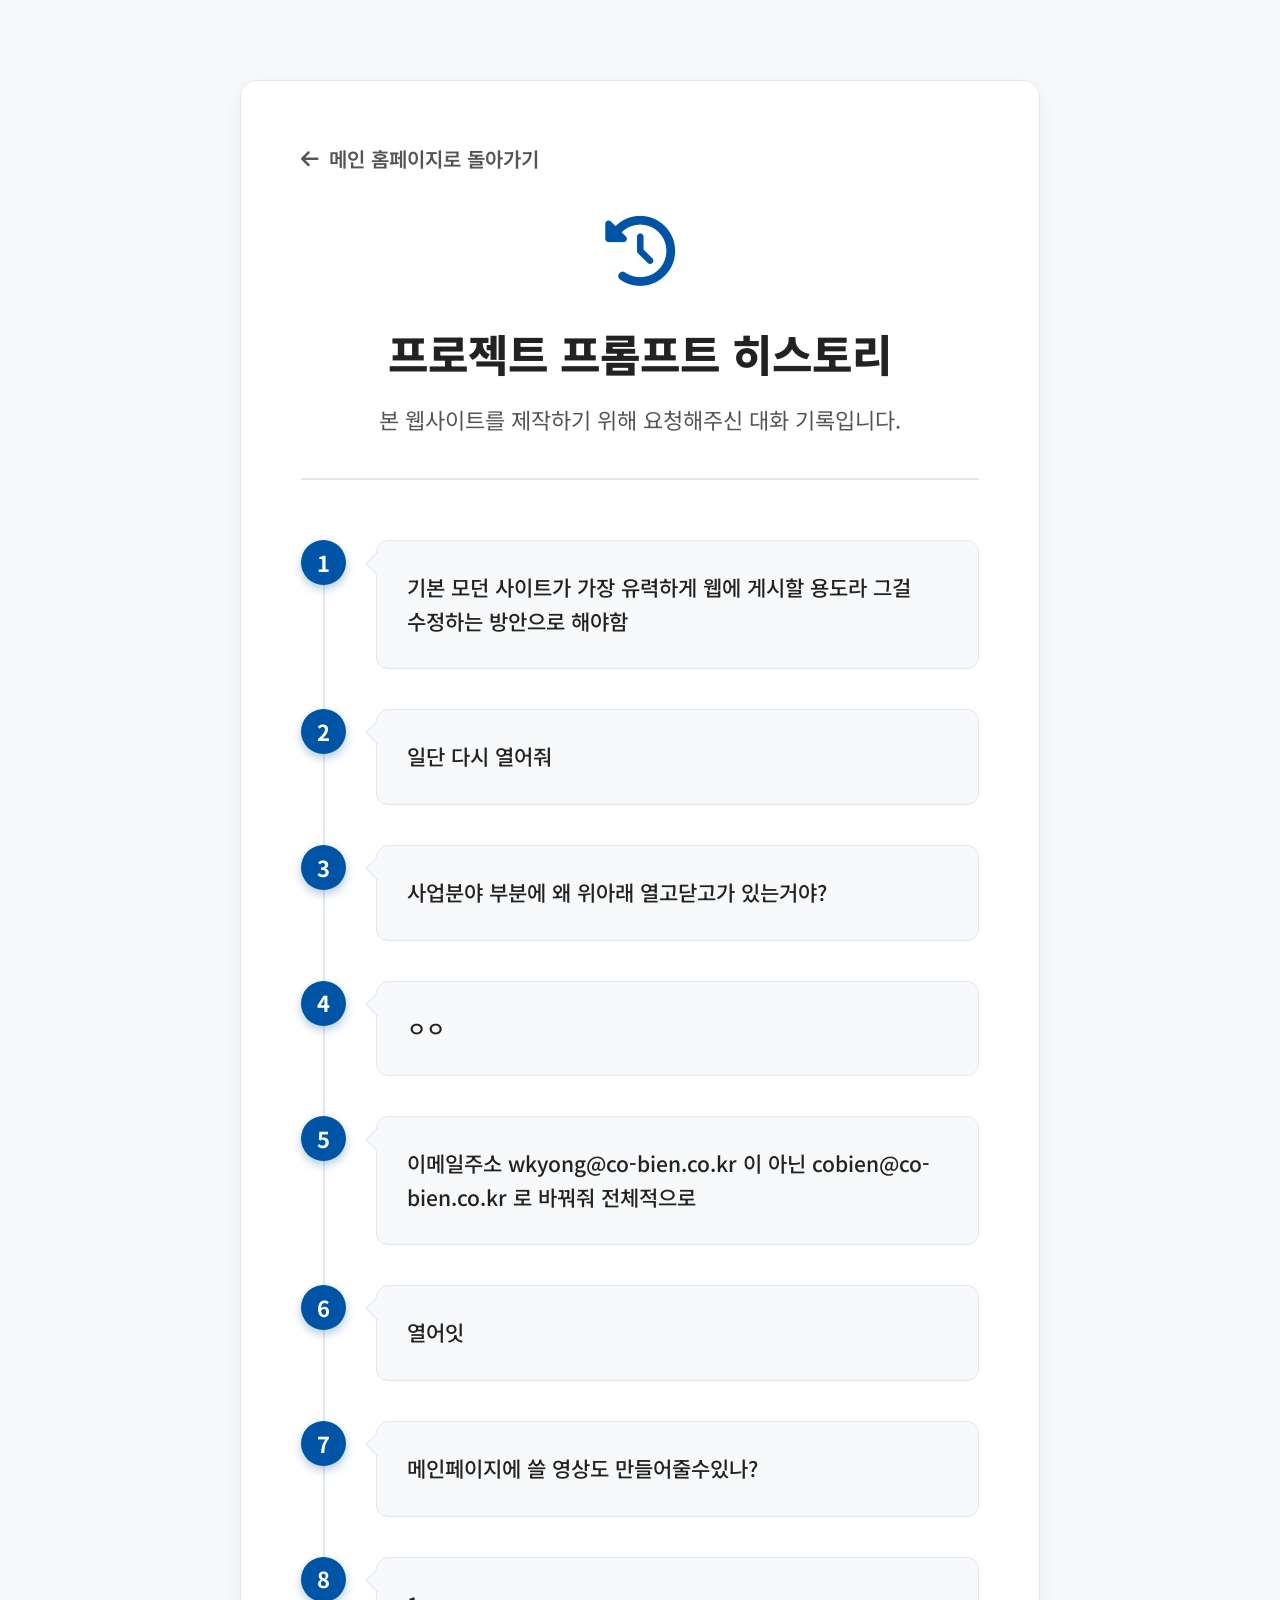
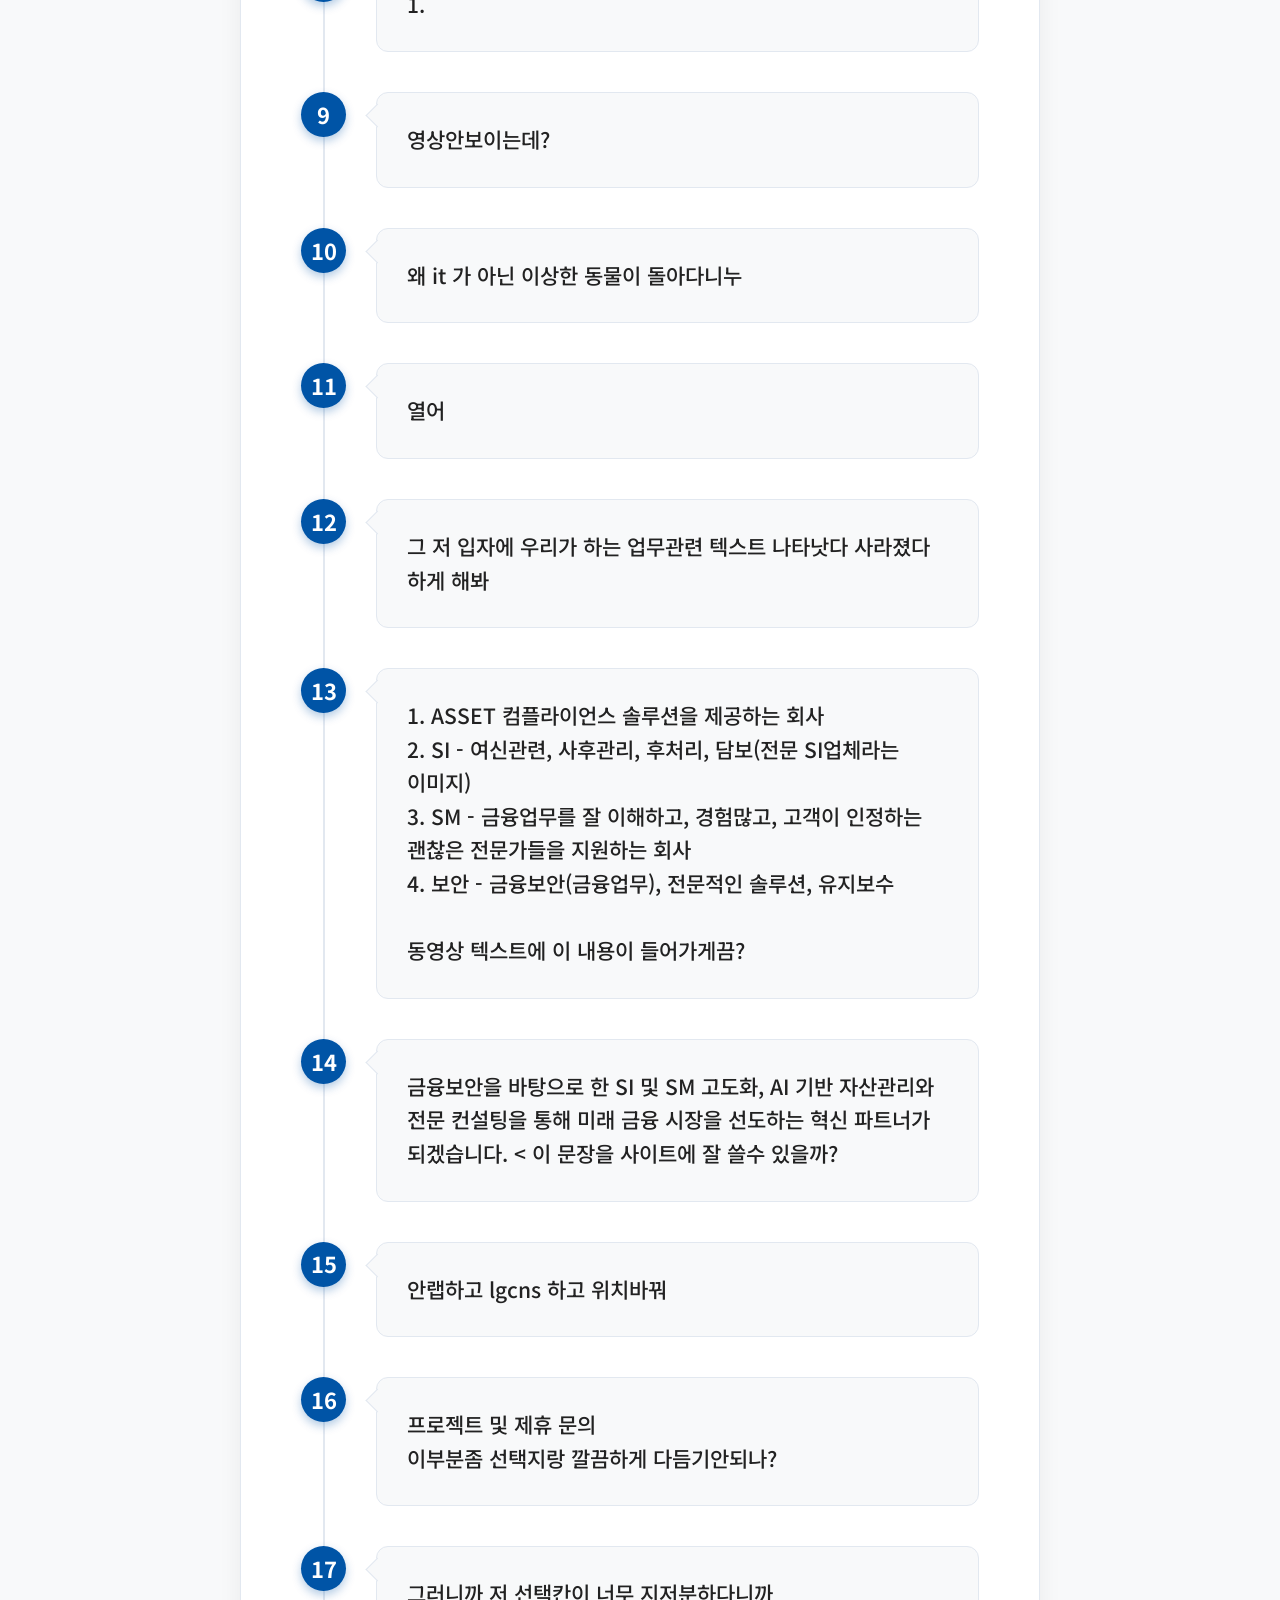
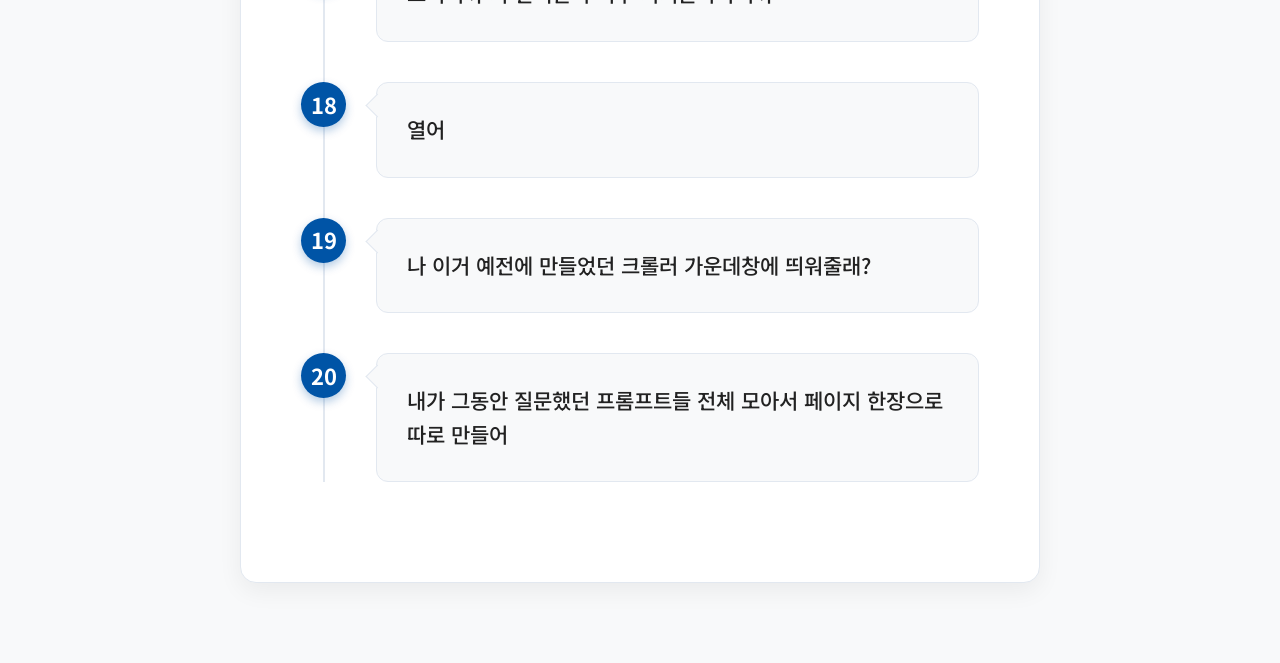
<file: prompts.html>
<!DOCTYPE html>
<html lang="ko">
<head>
  <meta charset="UTF-8">
  <title>코비엔 프로젝트 프롬프트 히스토리</title>
  <link href="https://fonts.googleapis.com/css2?family=Inter:wght@300;400;500;600;700;800&family=Noto+Sans+KR:wght@300;400;500;700;900&display=swap" rel="stylesheet">
  <link rel="stylesheet" href="https://cdnjs.cloudflare.com/ajax/libs/font-awesome/6.4.0/css/all.min.css">
  <link rel="stylesheet" href="index.css">
  <style>
    body {
      background-color: var(--bg-light);
      padding: 4rem 2vw;
    }
    .history-container {
      max-width: 800px;
      margin: 0 auto;
      background: var(--bg-white);
      border-radius: 16px;
      box-shadow: var(--shadow-md);
      padding: 3rem;
      border: 1px solid var(--border-color);
    }
    .history-header {
      text-align: center;
      margin-bottom: 3rem;
      padding-bottom: 2rem;
      border-bottom: 2px solid var(--border-color);
    }
    .history-header h1 {
      font-size: 2.2rem;
      color: var(--text-dark);
      margin-bottom: 0.5rem;
      font-weight: 800;
    }
    .prompt-item {
      display: flex;
      gap: 1.5rem;
      margin-bottom: 2rem;
    }
    .prompt-number {
      flex: 0 0 45px;
      height: 45px;
      background: var(--primary);
      color: #fff;
      border-radius: 50%;
      display: flex;
      align-items: center;
      justify-content: center;
      font-weight: 700;
      font-size: 1.1rem;
      box-shadow: 0 4px 10px rgba(0,84,166,0.3);
      z-index: 2;
    }
    .prompt-content {
      flex: 1;
      background: #f8f9fa;
      padding: 1.5rem;
      border-radius: 12px;
      border: 1px solid var(--border-color);
      position: relative;
    }
    .prompt-content::before {
      content: '';
      position: absolute;
      left: -8px;
      top: 14px;
      width: 16px;
      height: 16px;
      background: #f8f9fa;
      border-left: 1px solid var(--border-color);
      border-bottom: 1px solid var(--border-color);
      transform: rotate(45deg);
    }
    .prompt-text {
      font-size: 1.05rem;
      line-height: 1.6;
      color: var(--text-dark);
      white-space: pre-wrap;
      font-weight: 500;
    }
    
    /* 타임라인 세로선 효과 */
    .prompt-list {
      position: relative;
    }
    .prompt-list::before {
      content: '';
      position: absolute;
      top: 0;
      bottom: 0;
      left: 21.5px; /* 45px 의 절반 근처 */
      width: 2px;
      background: var(--border-color);
      z-index: 1;
    }
    
    .back-btn {
      display: inline-flex;
      align-items: center;
      gap: 0.5rem;
      text-decoration: none;
      color: var(--text-gray);
      font-weight: 600;
      margin-bottom: 2rem;
      transition: color 0.2s;
    }
    .back-btn:hover {
      color: var(--primary);
    }
  </style>
</head>
<body>
  <div class="history-container">
    <a href="index.html" class="back-btn"><i class="fa-solid fa-arrow-left"></i> 메인 홈페이지로 돌아가기</a>
    
    <div class="history-header">
      <i class="fa-solid fa-clock-rotate-left" style="font-size: 3.5rem; color: var(--primary); margin-bottom: 1.5rem;"></i>
      <h1>프로젝트 프롬프트 히스토리</h1>
      <p style="color: var(--text-gray); font-size: 1.1rem;">본 웹사이트를 제작하기 위해 요청해주신 대화 기록입니다.</p>
    </div>
    
    <div class="prompt-list">
      <div class="prompt-item">
        <div class="prompt-number">1</div>
        <div class="prompt-content"><div class="prompt-text">기본 모던 사이트가 가장 유력하게 웹에 게시할 용도라 그걸 수정하는 방안으로 해야함</div></div>
      </div>
      <div class="prompt-item">
        <div class="prompt-number">2</div>
        <div class="prompt-content"><div class="prompt-text">일단 다시 열어줘</div></div>
      </div>
      <div class="prompt-item">
        <div class="prompt-number">3</div>
        <div class="prompt-content"><div class="prompt-text">사업분야 부분에 왜 위아래 열고닫고가 있는거야?</div></div>
      </div>
      <div class="prompt-item">
        <div class="prompt-number">4</div>
        <div class="prompt-content"><div class="prompt-text">ㅇㅇ</div></div>
      </div>
      <div class="prompt-item">
        <div class="prompt-number">5</div>
        <div class="prompt-content"><div class="prompt-text">이메일주소 wkyong@co-bien.co.kr 이 아닌 cobien@co-bien.co.kr 로 바꿔줘 전체적으로</div></div>
      </div>
      <div class="prompt-item">
        <div class="prompt-number">6</div>
        <div class="prompt-content"><div class="prompt-text">열어잇</div></div>
      </div>
      <div class="prompt-item">
        <div class="prompt-number">7</div>
        <div class="prompt-content"><div class="prompt-text">메인페이지에 쓸 영상도 만들어줄수있나?</div></div>
      </div>
      <div class="prompt-item">
        <div class="prompt-number">8</div>
        <div class="prompt-content"><div class="prompt-text">1.</div></div>
      </div>
      <div class="prompt-item">
        <div class="prompt-number">9</div>
        <div class="prompt-content"><div class="prompt-text">영상안보이는데?</div></div>
      </div>
      <div class="prompt-item">
        <div class="prompt-number">10</div>
        <div class="prompt-content"><div class="prompt-text">왜 it 가 아닌 이상한 동물이 돌아다니누</div></div>
      </div>
      <div class="prompt-item">
        <div class="prompt-number">11</div>
        <div class="prompt-content"><div class="prompt-text">열어</div></div>
      </div>
      <div class="prompt-item">
        <div class="prompt-number">12</div>
        <div class="prompt-content"><div class="prompt-text">그 저 입자에 우리가 하는 업무관련 텍스트 나타낫다 사라졌다 하게 해봐</div></div>
      </div>
      <div class="prompt-item">
        <div class="prompt-number">13</div>
        <div class="prompt-content"><div class="prompt-text">1. ASSET 컴플라이언스 솔루션을 제공하는 회사
2. SI - 여신관련, 사후관리, 후처리, 담보(전문 SI업체라는 이미지)
3. SM - 금융업무를 잘 이해하고, 경험많고, 고객이 인정하는 괜찮은 전문가들을 지원하는 회사
4. 보안 - 금융보안(금융업무), 전문적인 솔루션, 유지보수

동영상 텍스트에 이 내용이 들어가게끔?</div></div>
      </div>
      <div class="prompt-item">
        <div class="prompt-number">14</div>
        <div class="prompt-content"><div class="prompt-text">금융보안을 바탕으로 한 SI 및 SM 고도화, AI 기반 자산관리와 전문 컨설팅을 통해 미래 금융 시장을 선도하는 혁신 파트너가 되겠습니다. < 이 문장을 사이트에 잘 쓸수 있을까?</div></div>
      </div>
      <div class="prompt-item">
        <div class="prompt-number">15</div>
        <div class="prompt-content"><div class="prompt-text">안랩하고 lgcns 하고 위치바꿔</div></div>
      </div>
      <div class="prompt-item">
        <div class="prompt-number">16</div>
        <div class="prompt-content"><div class="prompt-text">프로젝트 및 제휴 문의
이부분좀 선택지랑 깔끔하게 다듬기안되나?</div></div>
      </div>
      <div class="prompt-item">
        <div class="prompt-number">17</div>
        <div class="prompt-content"><div class="prompt-text">그러니까 저 선택칸이 너무 지저분하다니까</div></div>
      </div>
      <div class="prompt-item">
        <div class="prompt-number">18</div>
        <div class="prompt-content"><div class="prompt-text">열어</div></div>
      </div>
      <div class="prompt-item">
        <div class="prompt-number">19</div>
        <div class="prompt-content"><div class="prompt-text">나 이거 예전에 만들었던 크롤러 가운데창에 띄워줄래?</div></div>
      </div>
      <div class="prompt-item">
        <div class="prompt-number">20</div>
        <div class="prompt-content"><div class="prompt-text">내가 그동안 질문했던 프롬프트들 전체 모아서 페이지 한장으로 따로 만들어</div></div>
      </div>
    </div>
  </div>
</body>
</html>
</file>
<file: index.css>
/**
 * @file index.css
 * @description AhnLab(안랩) 공식 사이트 컨셉을 적용한 코비엔 리뉴얼 스타일시트 (2차 대형화 개편 버전)
 * @author Antigravity
 */

/* ==========================================================================
   1. COLOR SYSTEM & CSS VARIABLES
   ========================================================================== */
:root {
  /* 안랩 대표 색상 및 파생 톤 */
  --primary: #0054a6;          /* AhnLab Blue */
  --primary-hover: #003e80;
  --primary-light: #eef5fc;
  --secondary: #00a2e8;        /* Light Cyan Blue */
  --dark-navy: #111521;        /* Footer & Deep Background */
  
  /* 중립 색상 (텍스트 및 배경) */
  --text-dark: #222222;        /* 본문 주요 글자 */
  --text-gray: #555555;        /* 서브 설명 글자 */
  --text-muted: #888888;       /* 보조 정보 */
  --border-color: #e2e8f0;     /* 기본 구분선 */
  --bg-light: #f8f9fa;         /* 옅은 회색 배경 */
  --bg-white: #ffffff;
  
  /* 전이 및 그림자 효과 */
  --transition-fast: 0.2s ease;
  --transition-normal: 0.3s ease;
  --transition-smooth: 0.4s cubic-bezier(0.16, 1, 0.3, 1);
  --shadow-sm: 0 2px 8px rgba(0, 0, 0, 0.04);
  --shadow-md: 0 8px 24px rgba(0, 0, 0, 0.06);
  --shadow-lg: 0 16px 40px rgba(0, 0, 0, 0.08);
}

/* ==========================================================================
   2. GLOBAL RESET & BASE STYLES
   ========================================================================== */
* {
  margin: 0;
  padding: 0;
  box-sizing: border-box;
}

html {
  scroll-behavior: smooth;
  font-size: 20px; /* 기본 가독성 상향 튜닝 (20px로 확대) */
}

body {
  font-family: 'Noto Sans KR', 'Inter', sans-serif;
  color: var(--text-dark);
  background-color: var(--bg-white);
  line-height: 1.7;
  -webkit-font-smoothing: antialiased;
  word-break: keep-all;
}

a {
  color: inherit;
  text-decoration: none;
  transition: var(--transition-fast);
}

ul, ol {
  list-style: none;
}

img {
  max-width: 100%;
  height: auto;
  display: block;
}

.container {
  width: 100%;
  max-width: 1200px;
  margin: 0 auto;
  padding: 0 1.5rem;
}

.container-fluid {
  width: 100%;
  padding: 0 4rem;
}

.section {
  padding: 12rem 0; /* Massively increased for enterprise breathing room */
  position: relative;
}

.section.alt-bg {
  background-color: var(--bg-light);
}

.section-header {
  text-align: center;
  margin-bottom: 5rem;
}

.section-tag {
  font-family: 'Inter', sans-serif;
  font-size: 0.85rem;
  font-weight: 800;
  color: var(--primary);
  letter-spacing: 0.15em;
  text-transform: uppercase;
  display: block;
  margin-bottom: 0.85rem;
}

.section-title {
  font-size: 2.35rem;
  font-weight: 700;
  color: var(--text-dark);
  margin-bottom: 1.15rem;
}

.section-subtitle {
  font-size: 1.1rem;
  color: var(--text-gray);
  max-width: 750px;
  margin: 0 auto;
}

/* ==========================================================================
   2.5 WIDE SPLIT LAYOUT (AhnLab / Enterprise Style)
   ========================================================================== */
.split-section-layout {
  display: grid;
  grid-template-columns: 420px 1fr; /* Widened title area */
  gap: 8vw; /* Expanded gap */
  align-items: flex-start;
}

.split-section-intro {
  position: sticky;
  top: 130px; /* Offset for fixed header */
}

.split-section-intro .section-header {
  text-align: left;
  margin-bottom: 0;
}

.split-section-intro .section-subtitle {
  margin-left: 0;
  margin-right: 0;
  text-align: left;
  max-width: 100%;
}

.split-section-content {
  width: 100%;
}

@media (max-width: 1200px) {
  .split-section-layout {
    grid-template-columns: 300px 1fr;
    gap: 4vw;
  }
}

@media (max-width: 900px) {
  .split-section-layout {
    grid-template-columns: 1fr;
    gap: 3.5rem;
  }
  .split-section-intro {
    position: static;
  }
  .split-section-intro .section-header {
    text-align: center;
    margin-bottom: 0; /* Let the gap handle spacing */
  }
  .split-section-intro .section-subtitle {
    margin: 0 auto;
    text-align: center;
  }
}

/* ==========================================================================
   3. BUTTONS & UI ELEMENTS
   ========================================================================== */
.btn {
  display: inline-flex;
  align-items: center;
  justify-content: center;
  padding: 0.9rem 1.85rem;
  font-size: 0.95rem;
  font-weight: 600;
  border-radius: 4px;
  transition: var(--transition-fast);
  cursor: pointer;
  border: 1px solid transparent;
  gap: 0.5rem;
}

.btn-primary {
  background-color: var(--primary);
  color: var(--bg-white);
}

.btn-primary:hover {
  background-color: var(--primary-hover);
}

.btn-outline {
  background-color: transparent;
  color: var(--primary);
  border-color: var(--primary);
}

.btn-outline:hover {
  background-color: var(--primary-light);
}

.badge {
  display: inline-block;
  padding: 0.35rem 0.85rem;
  font-size: 0.8rem;
  font-weight: 700;
  color: var(--primary);
  background-color: var(--primary-light);
  border-radius: 4px;
  margin-bottom: 1.25rem;
}

/* ==========================================================================
   4. HEADER / NAVIGATION (안랩 스타일)
   ========================================================================== */
.ahnlab-header {
  position: fixed;
  top: 0;
  left: 0;
  width: 100%;
  z-index: 1000;
  background-color: var(--bg-white);
  border-bottom: 1px solid var(--border-color);
  box-shadow: var(--shadow-sm);
  transition: var(--transition-normal);
}

.ahnlab-header.scrolled {
  box-shadow: var(--shadow-md);
}

.header-container {
  display: flex;
  justify-content: space-between;
  align-items: center;
  height: 85px; /* 시원하게 키운 높이 */
}

.brand-logo {
  height: 60px;
  width: auto;
  object-fit: contain;
  display: block;
}

.nav-links {
  display: flex;
  align-items: center;
  gap: 2.5rem;
}

.nav-item {
  font-size: 1rem;
  font-weight: 600;
  color: var(--text-dark);
  padding: 0.5rem 0;
  position: relative;
}

.nav-item:hover, .nav-item.active {
  color: var(--primary);
}

.nav-item::after {
  content: '';
  position: absolute;
  bottom: 0;
  left: 0;
  width: 100%;
  height: 2px;
  background-color: var(--primary);
  transform: scaleX(0);
  transform-origin: right;
  transition: transform 0.25s ease;
}

.nav-item:hover::after, .nav-item.active::after {
  transform: scaleX(1);
  transform-origin: left;
}

.nav-item.contact-btn {
  background-color: var(--primary);
  color: var(--bg-white) !important;
  padding: 0.5rem 1.15rem;
  border-radius: 4px;
}

.nav-item.contact-btn::after {
  display: none;
}

.nav-item.contact-btn:hover {
  background-color: var(--primary-hover);
}

/* 드롭다운 메뉴 스타일 */
.nav-item-dropdown {
  position: relative;
  display: flex;
  align-items: center;
  height: 100%;
}

.nav-arrow {
  font-size: 0.7rem;
  margin-left: 6px;
  transition: transform var(--transition-fast);
}

.nav-item-dropdown:hover .nav-arrow {
  transform: rotate(180deg);
}

.dropdown-menu {
  position: absolute;
  top: 100%;
  left: 50%;
  transform: translateX(-50%) translateY(15px);
  background-color: var(--bg-white);
  border: 1px solid var(--border-color);
  border-radius: 6px;
  box-shadow: var(--shadow-md);
  padding: 0.5rem 0;
  min-width: 190px;
  opacity: 0;
  visibility: hidden;
  transition: all var(--transition-fast);
  z-index: 1100;
  list-style: none;
}

.dropdown-menu::before {
  content: '';
  position: absolute;
  top: -6px;
  left: 50%;
  transform: translateX(-50%) rotate(45deg);
  width: 12px;
  height: 12px;
  background-color: var(--bg-white);
  border-top: 1px solid var(--border-color);
  border-left: 1px solid var(--border-color);
}

.nav-item-dropdown:hover .dropdown-menu {
  opacity: 1;
  visibility: visible;
  transform: translateX(-50%) translateY(0);
}

.dropdown-menu li {
  width: 100%;
}

.dropdown-menu li a {
  display: block;
  padding: 0.75rem 1.5rem;
  font-size: 0.95rem;
  font-weight: 500;
  color: var(--text-dark);
  text-align: center;
  transition: background-color var(--transition-fast), color var(--transition-fast);
  position: relative;
  z-index: 2;
  white-space: nowrap;
}

.dropdown-menu li a:hover {
  background-color: var(--bg-light);
  color: var(--primary);
}
.mobile-menu-toggle {
  display: none;
  background: none;
  border: none;
  font-size: 1.6rem;
  color: var(--text-dark);
  cursor: pointer;
}

/* ==========================================================================
   5. MOBILE NAVIGATION
   ========================================================================== */
.mobile-nav {
  position: fixed;
  top: 85px;
  left: 0;
  width: 100%;
  background-color: var(--bg-white);
  border-bottom: 1px solid var(--border-color);
  box-shadow: var(--shadow-md);
  padding: 1.75rem;
  display: none;
  flex-direction: column;
  gap: 1.35rem;
  z-index: 999;
}

.mobile-nav.active {
  display: flex;
}

.mobile-nav-item {
  font-size: 1.15rem;
  font-weight: 600;
  color: var(--text-dark);
  padding: 0.5rem 0;
}

.mobile-nav-item:hover {
  color: var(--primary);
}

.mobile-contact-btn {
  background-color: var(--primary);
  color: var(--bg-white) !important;
  text-align: center;
  padding: 0.8rem;
  border-radius: 4px;
}

/* ==========================================================================
   6. HERO SECTION
   ========================================================================== */
.ahnlab-hero {
  padding-top: 85px; /* Fixed header offset */
  min-height: 95vh; /* Make the first screen MASSIVE */
  display: flex;
  align-items: center;
  position: relative;
  background-color: #050a14;
  overflow: hidden;
  border-bottom: 1px solid var(--border-color);
}

.video-bg-wrap {
  position: absolute;
  top: 0;
  left: 0;
  width: 100%;
  height: 100%;
  z-index: 0;
  overflow: hidden;
  pointer-events: none;
}

.video-bg-wrap .bg-video {
  width: 100%;
  height: 100%;
  object-fit: cover;
  position: absolute;
  top: 0;
  left: 0;
  pointer-events: none;
}

.video-overlay {
  position: absolute;
  top: 0;
  left: 0;
  width: 100%;
  height: 100%;
  background: rgba(4, 15, 33, 0.65);
  z-index: 1;
}

.hero-container {
  display: block;
  width: 100%;
}

.hero-content {
  max-width: 780px;
}

.hero-title {
  font-size: 3.25rem;
  font-weight: 900;
  line-height: 1.25;
  color: var(--bg-white);
  margin-bottom: 1.75rem;
  letter-spacing: -0.02em;
  text-shadow: 0 2px 10px rgba(0,0,0,0.5);
}

.hero-subtitle {
  font-size: 1.15rem;
  color: rgba(255, 255, 255, 0.85);
  margin-bottom: 2.75rem;
  line-height: 1.75;
}

.hero-actions {
  display: flex;
  gap: 1.25rem;
}

.hero-image-wrap {
  display: flex;
  justify-content: center;
  align-items: center;
}

.hero-visual-img {
  width: 100%;
  max-width: 480px;
  filter: drop-shadow(0 20px 40px rgba(0, 84, 166, 0.08));
  animation: float 4s ease-in-out infinite;
}

@keyframes float {
  0% { transform: translateY(0px); }
  50% { transform: translateY(-10px); }
  100% { transform: translateY(0px); }
}



/* ==========================================================================
   8. 회사 소개 (ABOUT) - 대형 가로 박스 (Full-width Block)
   ========================================================================== */
.about-blocks {
  display: flex;
  flex-direction: column;
  gap: 5rem;
}

.about-block {
  display: flex;
  align-items: stretch;
  gap: 4.5rem;
  background-color: var(--bg-white);
  border: 1px solid var(--border-color);
  border-radius: 12px;
  padding: 3.5rem 4rem;
  box-shadow: var(--shadow-sm);
  transition: var(--transition-normal);
}

.about-block:hover {
  box-shadow: var(--shadow-md);
  border-color: rgba(0, 84, 166, 0.2);
}

/* 짝수 번째 가로 배치 역전 */
.about-block:nth-child(even) {
  flex-direction: row-reverse;
}

.about-block .block-visual {
  flex: 0 0 320px;
  display: flex;
  flex-direction: column;
  justify-content: center;
  align-items: center;
  gap: 1.5rem;
  text-align: center;
}

.about-block .block-visual i {
  font-size: 5rem;
}

.about-block .block-content {
  flex: 1;
  display: flex;
  flex-direction: column;
  justify-content: center;
}

.block-tag {
  font-size: 0.85rem;
  font-weight: 800;
  color: var(--primary);
  text-transform: uppercase;
  margin-bottom: 0.5rem;
  display: block;
}

.about-block h3 {
  font-size: 1.65rem;
  font-weight: 700;
  line-height: 1.4;
  margin-bottom: 1.25rem;
  color: var(--text-dark);
}

.about-block p {
  font-size: 1rem;
  color: var(--text-gray);
  line-height: 1.75;
}

/* CI 로고 전용 보정 */
.ci-logo-wrap {
  flex: 0 0 320px;
  display: flex;
  flex-direction: column;
  justify-content: center;
  align-items: center;
  gap: 1rem;
  border-left: 1px solid var(--border-color);
  padding-left: 2rem;
}

.about-block:nth-child(even) .ci-logo-wrap {
  border-left: none;
  border-right: 1px solid var(--border-color);
  padding-left: 0;
  padding-right: 2rem;
}

.ci-large-logo {
  max-height: 64px;
  width: auto;
  object-fit: contain;
}

.ci-caption {
  font-size: 0.8rem;
  color: var(--text-muted);
}

/* 인사말 전용 보정 */
.visual-box-large {
  width: 150px;
  height: 150px;
  background-color: var(--primary-light);
  border-radius: 50%;
  display: flex;
  justify-content: center;
  align-items: center;
  box-shadow: var(--shadow-sm);
  border: 1px solid var(--border-color);
}

.visual-box-large i {
  color: var(--primary);
  font-size: 4.5rem !important;
}

.ceo-signature-box {
  display: flex;
  flex-direction: column;
  gap: 0.25rem;
}

.ceo-signature-box .title {
  font-size: 0.85rem;
  color: var(--text-muted);
  font-weight: 600;
}

.ceo-signature-box .name {
  font-size: 1.25rem;
  font-weight: 700;
  letter-spacing: 0.15em;
  color: var(--text-dark);
}

.ceo-p {
  margin-bottom: 1rem;
}

.ceo-p:last-child {
  margin-bottom: 0;
}

/* 기업이념 인력 스택 바 내장 */
.manpower-bar-embed {
  margin-top: 2rem;
  border-top: 1px solid var(--border-color);
  padding-top: 1.75rem;
}

.bar-header-ahn {
  display: flex;
  justify-content: space-between;
  align-items: center;
  margin-bottom: 1rem;
}

.bar-header-ahn h5 {
  font-size: 0.95rem;
  font-weight: 700;
  color: var(--text-dark);
}

.bar-header-ahn h5 i {
  color: var(--primary);
  margin-right: 0.4rem;
}

.bar-header-ahn .badge {
  margin-bottom: 0;
  padding: 0.25rem 0.65rem;
  font-size: 0.75rem;
}

.progress-stack-bar {
  display: flex;
  height: 38px;
  border-radius: 4px;
  overflow: hidden;
  margin-bottom: 1.25rem;
  background-color: var(--bg-light);
}

.bar-segment {
  display: flex;
  align-items: center;
  justify-content: center;
  color: var(--bg-white);
  font-size: 0.8rem;
  font-weight: 600;
  height: 100%;
  overflow: hidden;
  white-space: nowrap;
}

.bar-segment.seg-1 { background-color: #0c4da2; }
.bar-segment.seg-2 { background-color: #0054a6; }
.bar-segment.seg-3 { background-color: #00a2e8; }
.bar-segment.seg-4 { background-color: #79cff5; }

.legend-list {
  display: flex;
  flex-wrap: wrap;
  gap: 1.25rem;
}

.legend-item {
  display: flex;
  align-items: center;
  gap: 0.4rem;
  font-size: 0.85rem;
  color: var(--text-gray);
}

.legend-color {
  width: 11px;
  height: 11px;
  border-radius: 2px;
  display: inline-block;
}

.legend-color.seg-1 { background-color: #0c4da2; }
.legend-color.seg-2 { background-color: #0054a6; }
.legend-color.seg-3 { background-color: #00a2e8; }
.legend-color.seg-4 { background-color: #79cff5; }

/* ==========================================================================
   9. 연혁 (HISTORY)
   ========================================================================== */
.history-tab-menu {
  display: flex;
  gap: 0.75rem;
  margin: 1.5rem 0 2.5rem 0;
}

.history-tab-btn {
  background-color: var(--bg-white);
  border: 1px solid var(--border-color);
  color: var(--text-gray);
  padding: 0.65rem 1.85rem;
  font-size: 0.95rem;
  font-weight: 600;
  border-radius: 30px;
  cursor: pointer;
  transition: var(--transition-fast);
}

.history-tab-btn:hover {
  background-color: var(--bg-light);
  color: var(--primary);
}

.history-tab-btn.active {
  background-color: var(--primary);
  color: var(--bg-white);
  border-color: var(--primary);
}

.history-tab-container {
  min-height: 250px;
  margin-bottom: 3.5rem;
}

.history-pane {
  display: none;
  animation: fadeIn 0.4s ease forwards;
}

.history-pane.active {
  display: block;
}

@keyframes fadeIn {
  from { opacity: 0; transform: translateY(10px); }
  to { opacity: 1; transform: translateY(0); }
}

.history-table {
  width: 100%;
  border-collapse: collapse;
  background-color: var(--bg-white);
  border: 1px solid var(--border-color);
  border-radius: 8px;
  overflow: hidden;
  box-shadow: var(--shadow-sm);
}

.history-table td {
  padding: 2rem;
  border-bottom: 1px solid var(--border-color);
  vertical-align: top;
}

.history-table tr:last-child td {
  border-bottom: none;
}

.history-table td.year {
  width: 20%;
  font-size: 1.45rem;
  font-weight: 900;
  color: var(--primary);
  letter-spacing: -0.02em;
}

.history-table td.contents ul li {
  position: relative;
  padding-left: 1.25rem;
  margin-bottom: 0.6rem;
  font-size: 0.95rem;
  color: var(--text-gray);
}

.history-table td.contents ul li::before {
  content: '\f105';
  font-family: 'Font Awesome 6 Free';
  font-weight: 900;
  color: var(--primary);
  position: absolute;
  left: 0;
  top: 1px;
}

.history-table td.contents ul li:last-child {
  margin-bottom: 0;
}

/* 재무성장 */
.financial-card-box {
  display: grid;
  grid-template-columns: 1fr 1fr;
  gap: 3rem;
  align-items: center;
  border: 1px solid var(--border-color);
  border-radius: 8px;
  padding: 2.5rem;
  box-shadow: var(--shadow-sm);
  background-color: var(--bg-white);
}

.fin-text h4 {
  font-size: 1.3rem;
  font-weight: 700;
  margin-bottom: 0.85rem;
}

.fin-text p {
  font-size: 0.95rem;
  color: var(--text-gray);
  line-height: 1.7;
}

.fin-chart-grid {
  display: flex;
  justify-content: space-around;
  align-items: flex-end;
  height: 160px;
}

.fin-bar-item {
  display: flex;
  flex-direction: column;
  align-items: center;
  gap: 0.6rem;
  width: 25%;
}

.fin-bar-item .label {
  font-size: 0.85rem;
  font-weight: 600;
  color: var(--text-muted);
}

.bar-track {
  width: 32px;
  height: 120px;
  background-color: var(--bg-light);
  border-radius: 4px;
  position: relative;
  overflow: hidden;
  border: 1px solid var(--border-color);
}

.bar-fill {
  position: absolute;
  bottom: 0;
  left: 0;
  width: 100%;
  background-color: var(--primary);
  border-radius: 2px;
  transition: height 1s ease-in-out;
  display: flex;
  align-items: flex-start;
  justify-content: center;
}

.bar-fill span {
  font-size: 0.75rem;
  color: var(--bg-white);
  font-weight: 700;
  margin-top: 0.5rem;
  writing-mode: vertical-rl;
  text-orientation: mixed;
}

/* ==========================================================================
   10. 사업 분야 (BUSINESS AREAS) - 대형 쇼케이스 박스 리디자인
   ========================================================================== */
.business-large-list {
  display: flex;
  flex-direction: column;
  gap: 4.5rem;
}

.biz-large-block {
  display: flex;
  align-items: stretch;
  gap: 4.5rem;
  background-color: var(--bg-white);
  border: 1px solid var(--border-color);
  border-radius: 12px;
  padding: 3.5rem;
  box-shadow: var(--shadow-sm);
  transition: var(--transition-normal);
}

.biz-large-block:hover {
  border-color: var(--primary);
  box-shadow: var(--shadow-md);
}

/* 짝수 번째 가로 배치 역전 */
.biz-large-block.reverse {
  flex-direction: row-reverse;
}

.biz-large-block .biz-info {
  flex: 1.35;
  display: flex;
  flex-direction: column;
  justify-content: center;
}

.biz-large-block .biz-info .head {
  display: flex;
  align-items: center;
  gap: 1rem;
  margin-bottom: 1.35rem;
}

/* 아이콘을 primary-light 배경 박스로 감쌈 */
.biz-large-block .biz-info .head i {
  font-size: 1.25rem;
  width: 46px;
  height: 46px;
  border-radius: 10px;
  background: var(--primary-light);
  color: var(--primary);
  display: flex;
  align-items: center;
  justify-content: center;
  flex-shrink: 0;
}

.biz-large-block .biz-info .head h3 {
  font-size: 1.4rem;
  font-weight: 700;
  color: var(--text-dark);
}

.biz-large-block .biz-info .desc {
  font-size: 0.95rem;
  color: var(--text-gray);
  line-height: 1.8;
  margin-bottom: 2rem;
}

.key-points-grid {
  display: grid;
  grid-template-columns: 1fr;
  gap: 0.75rem;
  border-top: 1px solid var(--border-color);
  padding-top: 1.5rem;
}

.key-points-grid .point {
  font-size: 0.95rem;
  color: var(--text-gray);
  display: flex;
  align-items: flex-start;
  gap: 0.6rem;
  font-weight: 500;
}

.key-points-grid .point i {
  color: var(--primary);
  margin-top: 0.25rem;
}

.biz-large-block .biz-visual {
  flex: 0 0 280px;
  background-color: var(--primary-light);
  border-radius: 8px;
  display: flex;
  justify-content: center;
  align-items: center;
}

.biz-large-block .biz-visual i.visual-icon {
  font-size: 6.5rem;
  color: var(--primary);
  opacity: 0.85;
}

/* ==========================================================================
   11. 주요 실적 (PROJECTS) - 신설 독립 섹션
   ========================================================================== */
.projects-dual-grid {
  display: grid;
  grid-template-columns: 1fr 1fr;
  gap: 2.5rem;
}

/* 3열 그리드: SI/SM + 보안구축 + 유지보수 */
.projects-triple-grid {
  display: grid;
  grid-template-columns: repeat(3, 1fr);
  gap: 2rem;
}

@media (max-width: 1200px) {
  .projects-triple-grid {
    grid-template-columns: 1fr 1fr;
  }
}

@media (max-width: 768px) {
  .projects-triple-grid {
    grid-template-columns: 1fr;
  }
}

.project-board {
  background-color: var(--bg-white);
  border-radius: 8px;
  overflow: hidden;
  box-shadow: var(--shadow-md);
}

.board-title {
  background-color: var(--primary);
  color: var(--bg-white);
  padding: 1.35rem 1.65rem;
  font-size: 1.15rem;
  font-weight: 700;
  display: flex;
  align-items: center;
  gap: 0.85rem;
}

/* 유지보수(SM) 보드 - 초록색 구분 */
.project-board:last-child .board-title {
  background-color: #1a7f5c;
}

/* 보안 보드 - 네이비 구분 */
.project-board:nth-child(2) .board-title {
  background-color: #1e3a6e;
}

.project-rows {
  display: flex;
  flex-direction: column;
}

/* 유지보수 보드 내부 - 2열 그리드로 항목 배치 */
.project-rows-two-col {
  display: grid;
  grid-template-columns: 1fr 1fr;
}

@media (max-width: 900px) {
  .project-rows-two-col {
    grid-template-columns: 1fr;
  }
}

.project-row {
  display: grid;
  grid-template-columns: 0.8fr 1.5fr 0.7fr;
  align-items: center;
  padding: 1.25rem 1.65rem;
  border-bottom: 1px solid var(--border-color);
  font-size: 0.9rem;
}

.project-row:last-child {
  border-bottom: none;
}

.project-row .client {
  font-weight: 700;
  color: var(--primary);
}

.project-row .name {
  color: var(--text-dark);
  font-weight: 600;
}

.project-row .period {
  color: var(--text-muted);
  text-align: right;
}

/* ==========================================================================
   12. 협력사 소개 (PARTNERS)
   ========================================================================== */
.partners-grid-ahn {
  display: grid;
  grid-template-columns: repeat(2, 1fr);
  gap: 2rem 4rem;
}

@media (max-width: 900px) {
  .partners-grid-ahn {
    grid-template-columns: 1fr;
  }
}

.partner-card {
  background-color: transparent;
  border: none;
  border-bottom: 1px solid var(--border-color);
  display: flex;
  flex-direction: row;
  align-items: center;
  padding: 2rem 1.5rem;
  transition: var(--transition-fast);
  cursor: pointer;
  text-decoration: none;
}

.partner-logo-box {
  width: 180px;
  height: auto;
  display: flex;
  align-items: center;
  justify-content: flex-start;
  margin-bottom: 0;
  margin-right: 3rem;
  flex-shrink: 0;
}

.partner-logo-box img {
  max-height: 55px;
  max-width: 100%;
  object-fit: contain;
  filter: grayscale(100%);
  opacity: 0.65;
  transition: var(--transition-fast);
}

.partner-info {
  flex: 1;
}

.partner-info h4 {
  font-size: 1.15rem;
  font-weight: 700;
  color: var(--text-dark);
  margin-bottom: 0.35rem;
}

.partner-info p {
  font-size: 0.95rem;
  color: var(--text-gray);
  line-height: 1.5;
}

.partner-card:hover {
  background-color: var(--bg-white);
  box-shadow: var(--shadow-md);
  border-color: transparent;
  border-radius: 8px;
  transform: translateX(5px);
}

.partner-card:hover .partner-logo-box img {
  filter: grayscale(0%);
  opacity: 1;
}

/* ==========================================================================
   13. 문의 & 오시는 길 (CONTACT - 대통합 설계)
   ========================================================================== */
.contact-combined-layout {
  display: grid;
  grid-template-columns: 1fr 1.15fr;
  gap: 3.5rem;
  align-items: stretch;
}

.contact-info-block {
  background-color: var(--bg-white);
  border: 1px solid var(--border-color);
  border-radius: 12px;
  padding: 2.75rem;
  box-shadow: var(--shadow-sm);
  display: flex;
  flex-direction: column;
  gap: 1.75rem;
}

.info-head h3 {
  font-size: 1.35rem;
  font-weight: 700;
  color: var(--text-dark);
  margin-bottom: 0.5rem;
  display: flex;
  align-items: center;
  gap: 0.65rem;
}

.info-head h3 i {
  color: var(--primary);
}

.info-head p {
  font-size: 0.9rem;
  color: var(--text-gray);
}

.loc-map-container {
  height: 280px;
  border-radius: 6px;
  overflow: hidden;
  border: 1px solid var(--border-color);
}

.address-details {
  border-top: 1px solid var(--border-color);
  padding-top: 1.5rem;
}

.address-details .full-address {
  font-size: 0.95rem;
  color: var(--text-dark);
  margin-bottom: 1.25rem;
}

.contact-quick {
  display: flex;
  flex-direction: column;
  gap: 0.6rem;
  font-size: 0.9rem;
}

.contact-quick p {
  display: flex;
  justify-content: space-between;
}

.contact-quick p span {
  color: var(--text-muted);
  font-weight: 500;
}

/* 문의 폼 블록 */
.contact-form-block {
  background-color: var(--bg-white);
  border: 1px solid var(--border-color);
  border-radius: 12px;
  padding: 2.75rem;
  box-shadow: var(--shadow-sm);
}

.form-head {
  margin-bottom: 2rem;
}

.form-head h3 {
  font-size: 1.35rem;
  font-weight: 700;
  color: var(--text-dark);
  margin-bottom: 0.5rem;
  display: flex;
  align-items: center;
  gap: 0.65rem;
}

.form-head h3 i {
  color: var(--primary);
}

.form-head p {
  font-size: 0.9rem;
  color: var(--text-gray);
}

.contact-form-ahn {
  width: 100%;
}

.form-grid {
  display: grid;
  grid-template-columns: 1fr 1fr;
  gap: 1.5rem;
}

.form-group {
  display: flex;
  flex-direction: column;
  gap: 0.5rem;
}

.form-group label {
  font-size: 0.9rem;
  font-weight: 700;
  color: var(--text-dark);
}

.form-group label .req {
  color: #d9534f;
}

.form-group input, .form-group textarea {
  width: 100%;
  padding: 0.8rem 1rem;
  font-size: 0.95rem;
  font-family: inherit;
  border: 1px solid var(--border-color);
  border-radius: 4px;
  transition: var(--transition-fast);
  outline: none;
}

.form-group input:focus, .form-group textarea:focus {
  border-color: var(--primary);
  box-shadow: 0 0 0 3px rgba(0, 84, 166, 0.08);
}

.form-submit {
  text-align: right;
  margin-top: 1.75rem;
}

.form-submit .btn {
  padding-left: 2.5rem;
  padding-right: 2.5rem;
}

/* ==========================================================================
   14. FOOTER (안랩 스타일)
   ========================================================================== */
.ahnlab-footer {
  background-color: var(--dark-navy);
  color: #a0aec0;
  padding: 5rem 0 2rem 0;
  font-size: 0.88rem;
  border-top: 1px solid rgba(255, 255, 255, 0.05);
}

.footer-container-ahn {
  display: flex;
  flex-direction: column;
  gap: 2.5rem;
}

.footer-top {
  display: flex;
  justify-content: space-between;
  align-items: center;
  border-bottom: 1px solid rgba(255, 255, 255, 0.08);
  padding-bottom: 1.5rem;
  flex-wrap: wrap;
  gap: 1.5rem;
}

.footer-logo {
  height: 48px;
  width: auto;
  object-fit: contain;
}

.footer-links {
  display: flex;
  gap: 2rem;
  flex-wrap: wrap;
}

.footer-links a {
  color: #e2e8f0;
  font-weight: 600;
}

.footer-links a:hover {
  color: var(--secondary);
}

.footer-middle {
  display: flex;
  justify-content: space-between;
  align-items: flex-start;
  flex-wrap: wrap;
  gap: 2rem;
}

.footer-info-text p {
  margin-bottom: 0.5rem;
  line-height: 1.6;
}

.footer-social {
  display: flex;
  gap: 1rem;
}

.footer-social a {
  width: 40px;
  height: 40px;
  border-radius: 50%;
  background-color: rgba(255, 255, 255, 0.05);
  color: #e2e8f0;
  display: flex;
  align-items: center;
  justify-content: center;
  font-size: 1.15rem;
  transition: var(--transition-fast);
}

.footer-social a:hover {
  background-color: var(--primary);
  color: var(--bg-white);
}

.footer-bottom {
  border-top: 1px solid rgba(255, 255, 255, 0.05);
  padding-top: 1.5rem;
  display: flex;
  justify-content: space-between;
  align-items: center;
  color: #718096;
  font-size: 0.8rem;
  flex-wrap: wrap;
  gap: 1rem;
}

.footer-legal {
  display: flex;
  gap: 1.5rem;
}

.footer-legal a:hover {
  color: #e2e8f0;
}

.footer-legal a.privacy {
  color: #e2e8f0;
  font-weight: 600;
}

/* ==========================================================================
   15. RESPONSIVE MEDIA QUERIES
   ========================================================================== */
@media (max-width: 1024px) {
  .hero-container {
    grid-template-columns: 1fr;
    gap: 3rem;
    text-align: center;
  }
  
  .hero-content {
    max-width: 100%;
    display: flex;
    flex-direction: column;
    align-items: center;
  }
  
  .hero-actions {
    justify-content: center;
  }
  
  .about-block, .about-block:nth-child(even) {
    flex-direction: column;
    padding: 2.5rem;
    gap: 2.5rem;
  }
  
  .about-block .block-visual {
    flex: 1;
    border-right: none;
    border-bottom: 1px solid var(--border-color);
    padding-bottom: 1.5rem;
  }
  
  .ci-logo-wrap {
    flex: 1;
    border-left: none;
    border-right: none;
    border-top: 1px solid var(--border-color);
    padding-left: 0;
    padding-right: 0;
    padding-top: 1.5rem;
  }
  
  .biz-large-block, .biz-large-block.reverse {
    flex-direction: column;
    padding: 2.5rem;
    gap: 2.5rem;
  }
  
  .biz-large-block .biz-visual {
    flex: 1;
    height: 200px;
    padding: 2rem;
  }
  
  .projects-dual-grid {
    grid-template-columns: 1fr;
  }
  
  .financial-card-box {
    grid-template-columns: 1fr;
    gap: 2rem;
  }
  
  .partners-grid-ahn {
    grid-template-columns: repeat(3, 1fr);
  }
  
  .contact-combined-layout {
    grid-template-columns: 1fr;
    gap: 2.5rem;
  }
}

@media (max-width: 768px) {
  .section {
    padding: 5.5rem 0;
  }
  
  .section-title {
    font-size: 1.95rem;
  }
  
  .hero-title {
    font-size: 2.35rem;
  }
  
  .nav-links {
    display: none;
  }
  
  .mobile-menu-toggle {
    display: block;
  }
  
  .asec-grid {
    grid-template-columns: 1fr;
  }
  
  .project-row {
    grid-template-columns: 1fr;
    gap: 0.5rem;
    padding: 1.25rem;
  }
  
  .project-row .period {
    text-align: left;
  }
  
  .history-table td.year {
    width: 100%;
    display: block;
    padding-bottom: 0.5rem;
  }
  
  .history-table td {
    padding: 1.5rem;
  }
  
  .partners-grid-ahn {
    grid-template-columns: repeat(2, 1fr);
  }
  
  .contact-form-block, .contact-info-block {
    padding: 2rem;
  }
  
  .form-grid {
    grid-template-columns: 1fr;
  }
  
  .footer-middle {
    flex-direction: column;
    gap: 1.5rem;
  }
}

/* ==========================================================================
   16. BUSINESS & ACCORDION (Sleek Enterprise Layout)
   ========================================================================== */
.biz-large-block {
  border-bottom: 1px solid var(--border-color);
  padding: 2.5rem 0;
  display: block; /* Override any previous flex layouts */
}

.biz-large-block:first-child {
  border-top: 1px solid var(--border-color);
}

/* Hide cluttering visuals entirely for the sleek accordion list */
.biz-visual {
  display: none !important;
}

.biz-info {
  width: 100%;
}

.accordion-toggle {
  cursor: pointer;
  display: flex;
  align-items: center;
  transition: opacity 0.3s;
}

.accordion-toggle:hover {
  opacity: 0.6;
}

.accordion-toggle i.fa-solid:first-child {
  font-size: 1.6rem;
  margin-right: 1.5rem;
  width: 35px;
  text-align: center;
}

.accordion-toggle h3 {
  font-size: 1.6rem;
  font-weight: 700;
  margin: 0;
  color: var(--text-dark);
}

.accordion-content {
  /* Animation properties handled inline by JS, but set defaults */
  overflow: hidden;
}

.accordion-content .desc {
  font-size: 1.05rem;
  line-height: 1.85;
  color: var(--text-gray);
  margin-bottom: 2rem;
}

.biz-accordion-layout {
  display: flex;
  gap: 3rem;
  padding-left: 4.5rem; /* Align with the text, skipping the icon */
  padding-bottom: 2.5rem;
  padding-top: 1rem;
  align-items: center;
}

.biz-accordion-text {
  flex: 1;
}

.biz-accordion-image {
  width: 380px;
  border-radius: 8px;
  overflow: hidden;
  box-shadow: var(--shadow-md);
  flex-shrink: 0;
}

.biz-accordion-image img {
  width: 100%;
  height: auto;
  display: block;
  object-fit: cover;
  transition: transform 0.5s ease;
}

.biz-accordion-layout:hover .biz-accordion-image img {
  transform: scale(1.05);
}

.key-points-grid {
  display: grid;
  grid-template-columns: repeat(auto-fit, minmax(280px, 1fr));
  gap: 1.5rem;
}

.key-points-grid .point {
  display: flex;
  align-items: center;
  gap: 0.85rem;
  font-size: 1.05rem;
  font-weight: 600;
  color: var(--text-dark);
}

.key-points-grid .point i {
  color: var(--primary);
  font-size: 1.1rem;
}

@media (max-width: 900px) {
  .biz-accordion-layout {
    flex-direction: column;
    padding-left: 1rem;
    gap: 2rem;
  }
  .biz-accordion-image {
    width: 100%;
  }
}



/* ==========================================================================
   파트너 상세 카드 레이아웃
   ========================================================================== */
.partners-detailed-grid {
  display: grid;
  grid-template-columns: 1fr;
  gap: 2.5rem;
  margin-top: 1rem;
}

.partner-detailed-card {
  background: var(--bg-white);
  border: 1px solid var(--border-color);
  border-radius: 12px;
  padding: 3.5rem;
  display: flex;
  flex-direction: row;
  align-items: center;
  gap: 4rem;
  box-shadow: var(--shadow-sm);
  transition: var(--transition-normal);
}

.partner-detailed-card:hover {
  box-shadow: var(--shadow-md);
  border-color: rgba(0, 84, 166, 0.2);
  transform: translateY(-5px);
}

.partner-detailed-card .logo-area {
  flex: 0 0 280px;
  display: flex;
  align-items: center;
  justify-content: center;
  padding: 2rem;
  border-right: 1px solid var(--border-color);
}

.partner-detailed-card .logo-area img {
  width: 100%;
  max-height: 80px;
  object-fit: contain;
}

.partner-detailed-card .text-area {
  flex: 1;
  display: flex;
  flex-direction: column;
  align-items: flex-start;
}

@media (max-width: 900px) {
  .partner-detailed-card {
    flex-direction: column;
    gap: 2rem;
    padding: 2.5rem;
  }
  .partner-detailed-card .logo-area {
    flex: none;
    width: 100%;
    border-right: none;
    border-bottom: 1px solid var(--border-color);
    padding-bottom: 2rem;
  }
}

/* ==========================================================================
   텍스트 로고 (이미지 대체)
   ========================================================================== */
.text-logo {
  font-family: 'Outfit', 'Inter', sans-serif;
  font-size: 2.2rem;
  font-weight: 800;
  font-style: italic;
  letter-spacing: -0.05em;
  color: var(--text-dark);
  display: flex;
  align-items: baseline;
}

.text-logo .dot {
  color: #ff3333; /* Red dot for the 'i' */
}

.text-logo .text-en {
  font-weight: 900;
}

.footer-top .text-logo {
  font-size: 2rem;
  color: #ffffff;
}

/* ==========================================================================
   보안 유지보수 섹션
   ========================================================================== */
.maint-section {
  background-color: var(--bg-white);
  border: 1px solid var(--border-color);
  border-radius: 12px;
  overflow: hidden;
  box-shadow: var(--shadow-md);
}

/* 헤더 영역 */
.maint-header {
  display: flex;
  align-items: center;
  justify-content: space-between;
  padding: 1.5rem 2rem;
  background: linear-gradient(135deg, #0f3460 0%, #1a7f5c 100%);
  gap: 1rem;
}

.maint-header-left {
  display: flex;
  align-items: center;
  gap: 1.1rem;
}

.maint-icon-box {
  width: 48px;
  height: 48px;
  border-radius: 10px;
  background: rgba(255, 255, 255, 0.15);
  display: flex;
  align-items: center;
  justify-content: center;
  flex-shrink: 0;
}

.maint-icon-box i {
  font-size: 1.3rem;
  color: #ffffff;
}

.maint-title {
  font-size: 1.2rem;
  font-weight: 700;
  color: #ffffff;
  margin: 0 0 0.2rem 0;
}

.maint-subtitle {
  font-size: 0.85rem;
  color: rgba(255, 255, 255, 0.75);
  margin: 0;
}

.maint-badge {
  background: rgba(255, 255, 255, 0.15);
  border: 1px solid rgba(255, 255, 255, 0.3);
  color: #ffffff;
  font-size: 0.8rem;
  font-weight: 600;
  padding: 0.35rem 0.9rem;
  border-radius: 20px;
  white-space: nowrap;
  display: flex;
  align-items: center;
  gap: 0.4rem;
}

.maint-badge::before {
  content: '';
  width: 7px;
  height: 7px;
  border-radius: 50%;
  background: #4ade80;
  display: inline-block;
  animation: pulse-dot 1.5s ease infinite;
}

@keyframes pulse-dot {
  0%, 100% { opacity: 1; }
  50% { opacity: 0.4; }
}

/* 카드 그리드 */
.maint-cards-grid {
  display: grid;
  grid-template-columns: repeat(4, 1fr);
  gap: 0;
}

.maint-card {
  padding: 1.4rem 1.6rem;
  border-right: 1px solid var(--border-color);
  border-bottom: 1px solid var(--border-color);
  transition: background-color var(--transition-fast);
}

.maint-card:hover {
  background-color: var(--bg-light);
}

/* 마지막 열 오른쪽 테두리 제거 */
.maint-card:nth-child(4n) {
  border-right: none;
}

/* 마지막 행 하단 테두리 제거 */
.maint-card:nth-last-child(-n+4) {
  border-bottom: none;
}

.maint-card-top {
  display: flex;
  align-items: center;
  justify-content: space-between;
  margin-bottom: 0.75rem;
}

.maint-client {
  font-size: 0.78rem;
  font-weight: 700;
  padding: 0.25rem 0.65rem;
  border-radius: 4px;
}

/* 고객사별 배지 색상 */
.kb-card  { background: #fff0f0; color: #c0392b; }
.kb-bank  { background: #f0f4ff; color: #0054a6; }
.kb-ins   { background: #f0fff8; color: #1a7f5c; }

.maint-card-icon {
  font-size: 1rem;
  color: var(--text-muted);
}

.maint-card-name {
  font-size: 0.88rem;
  color: var(--text-dark);
  line-height: 1.55;
  font-weight: 500;
  margin: 0;
}

/* 반응형 */
@media (max-width: 1200px) {
  .maint-cards-grid {
    grid-template-columns: repeat(3, 1fr);
  }
  .maint-card:nth-child(4n) { border-right: 1px solid var(--border-color); }
  .maint-card:nth-child(3n) { border-right: none; }
}

@media (max-width: 768px) {
  .maint-cards-grid {
    grid-template-columns: 1fr 1fr;
  }
  .maint-card:nth-child(3n) { border-right: 1px solid var(--border-color); }
  .maint-card:nth-child(2n) { border-right: none; }
}
</file>
